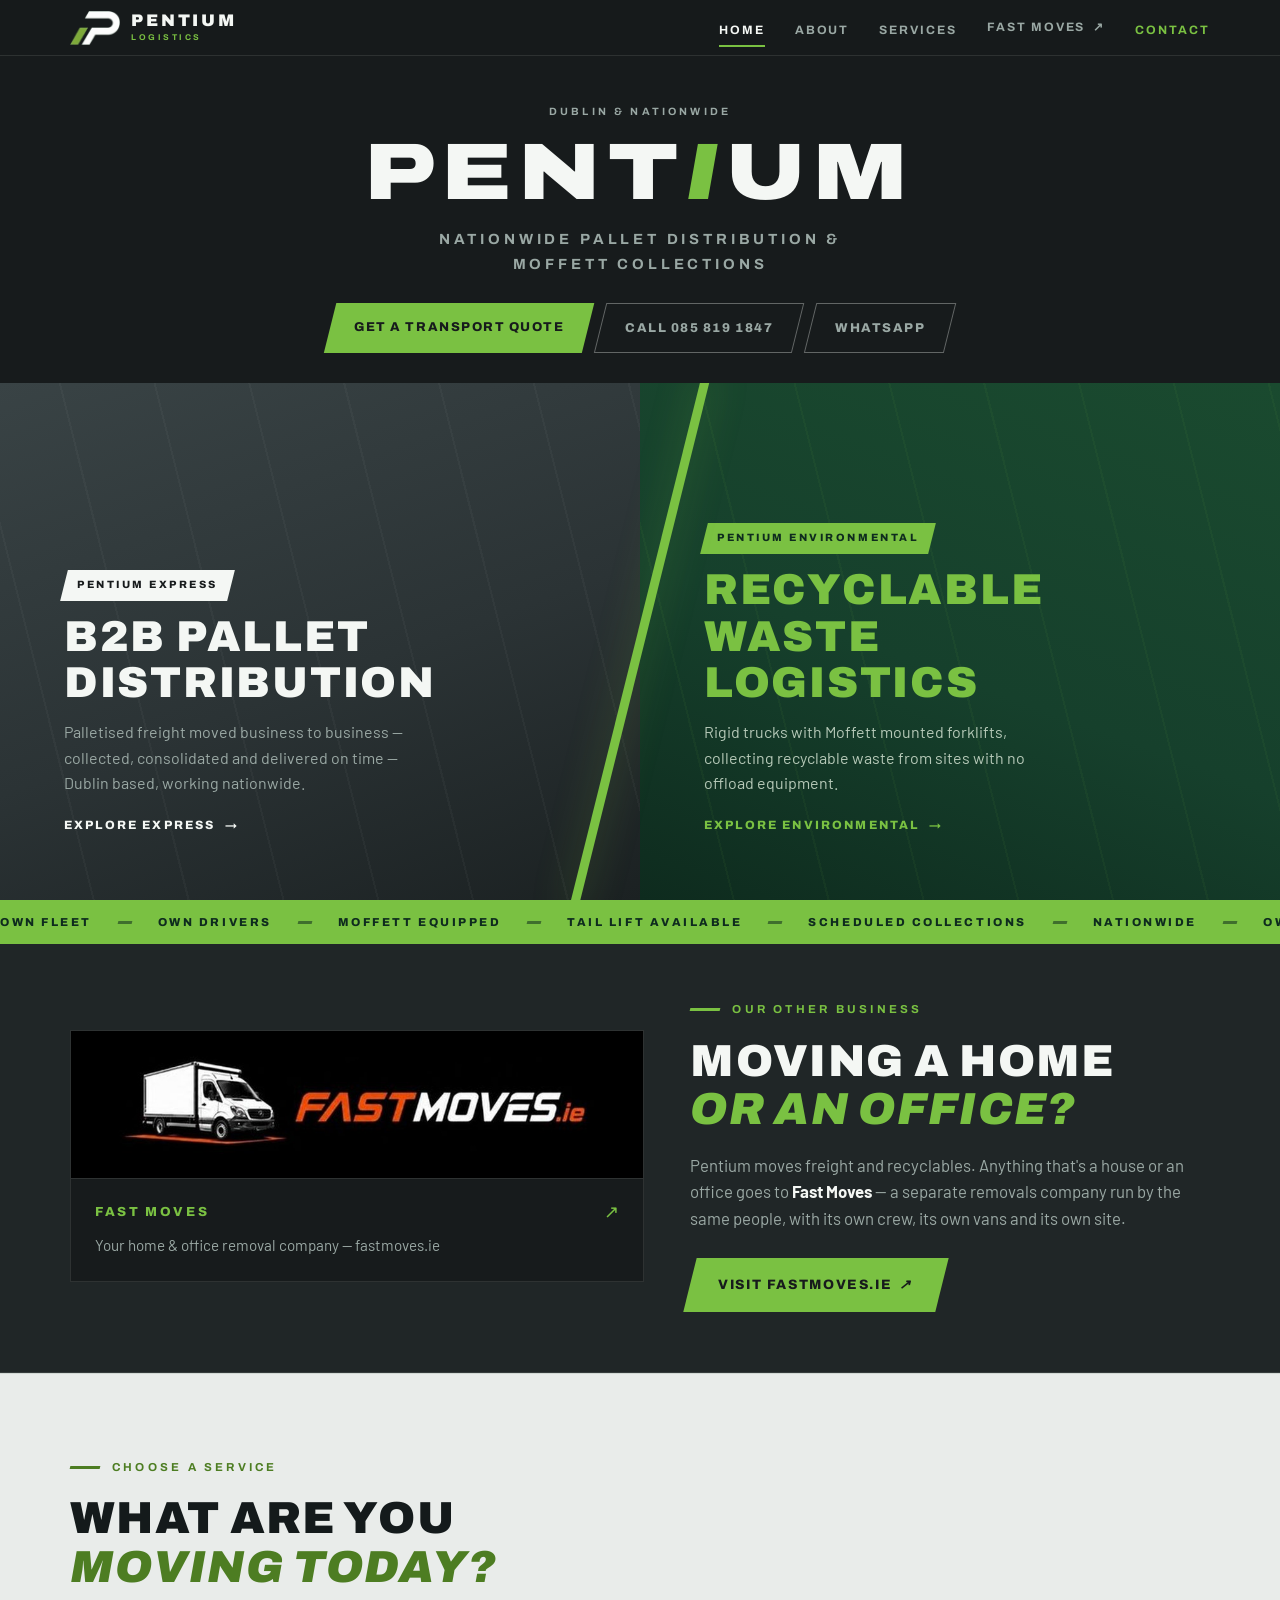
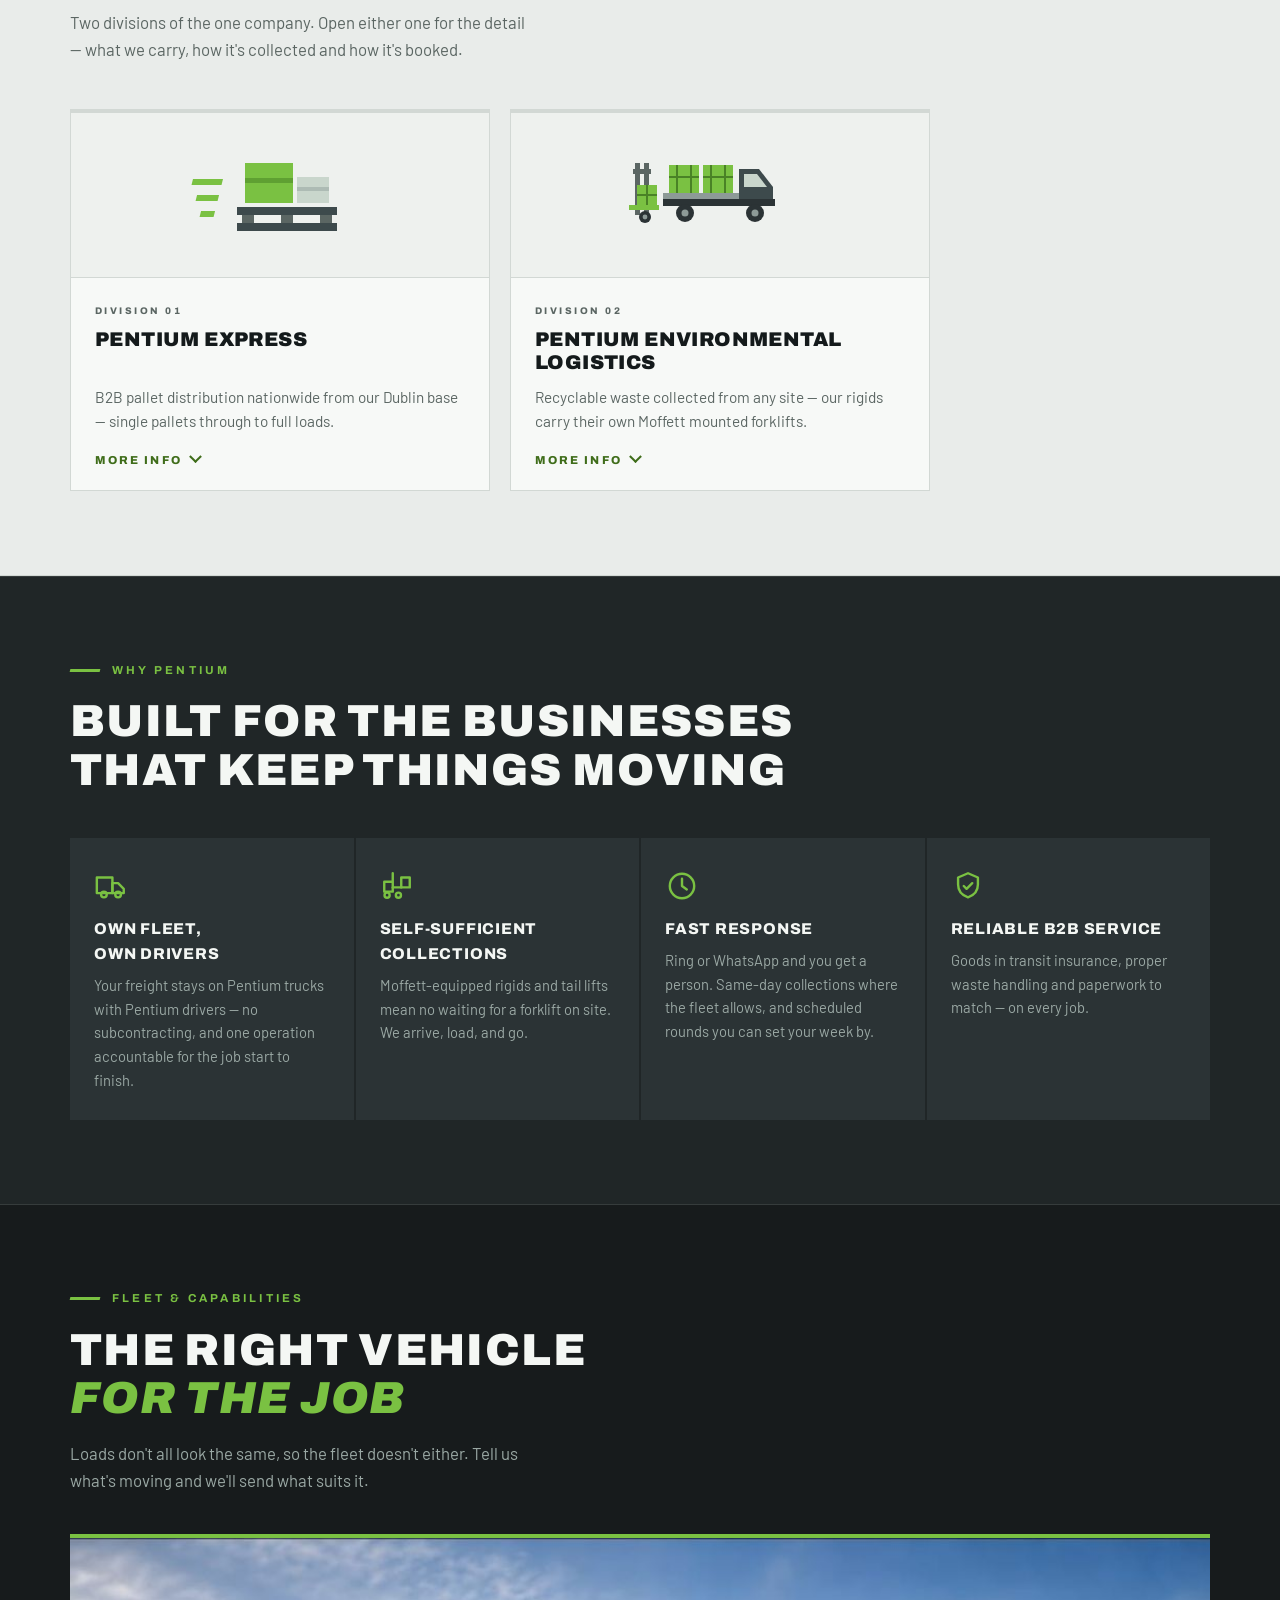
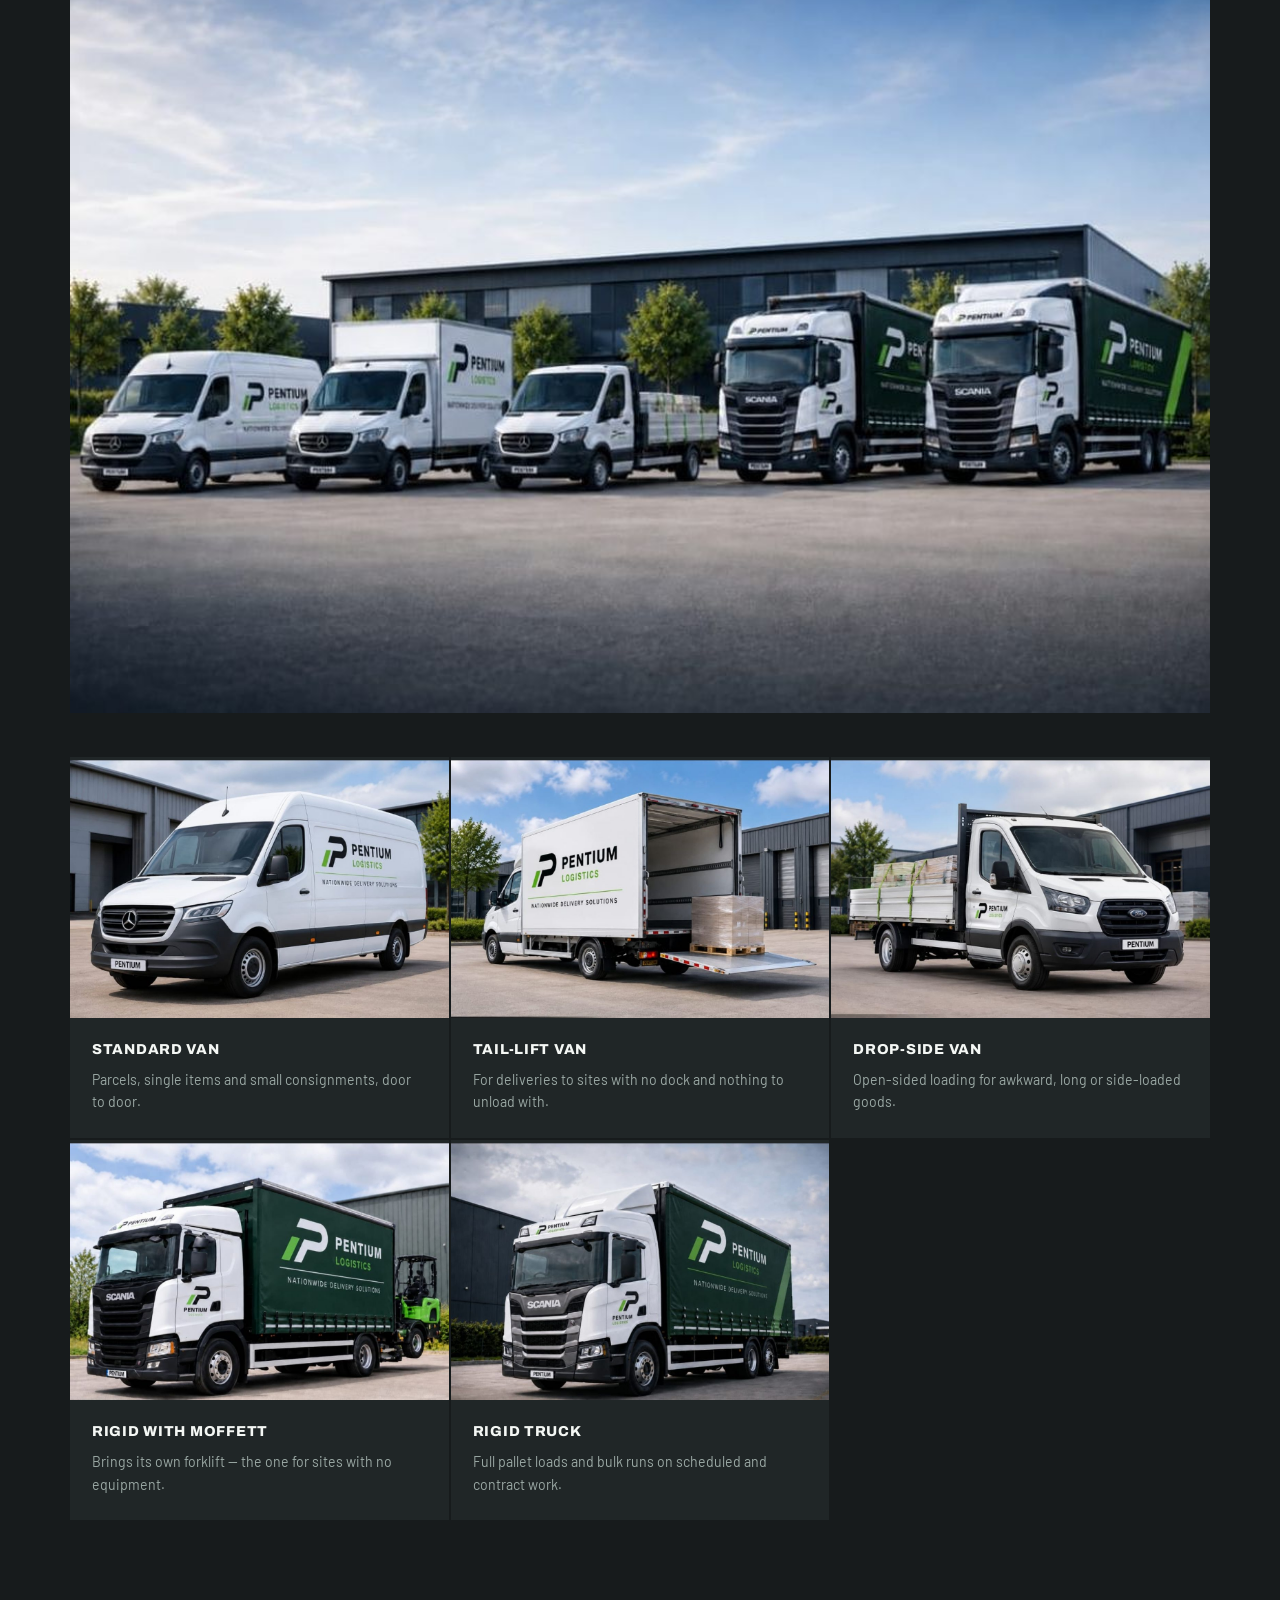
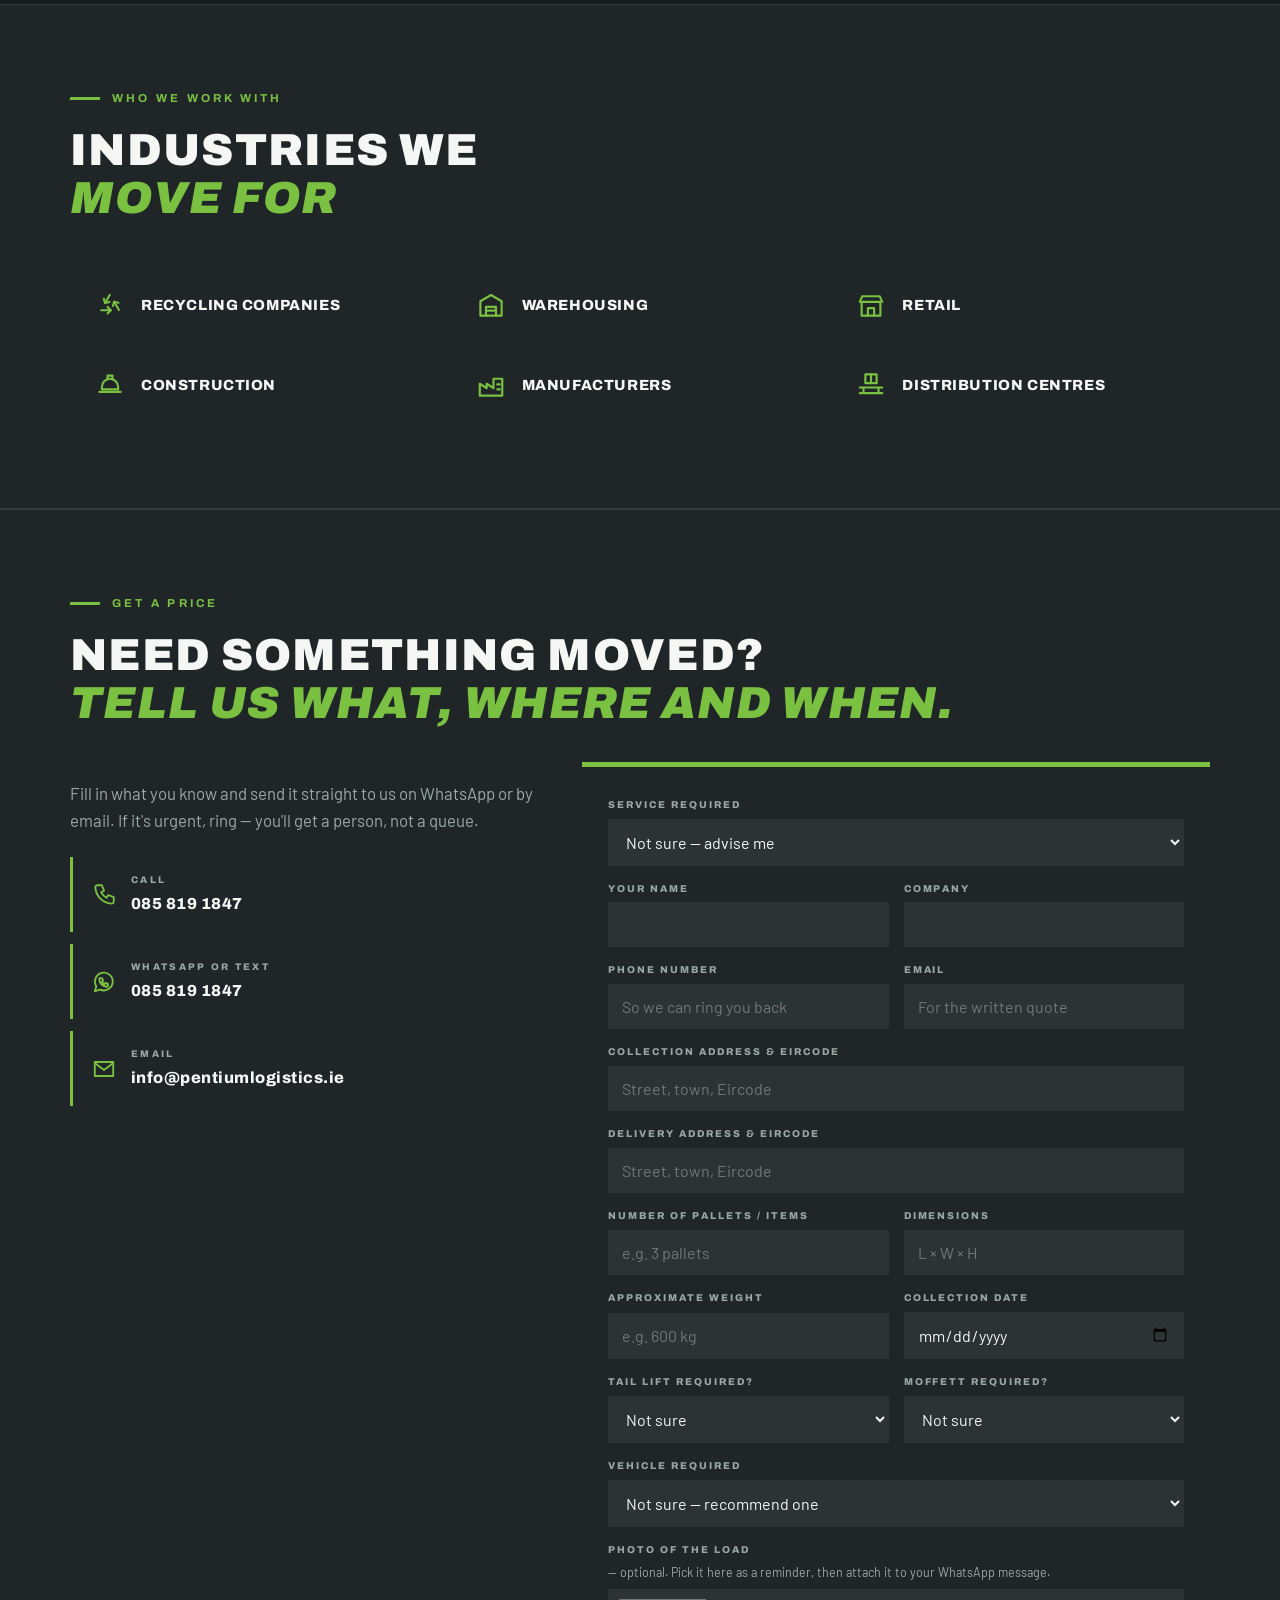
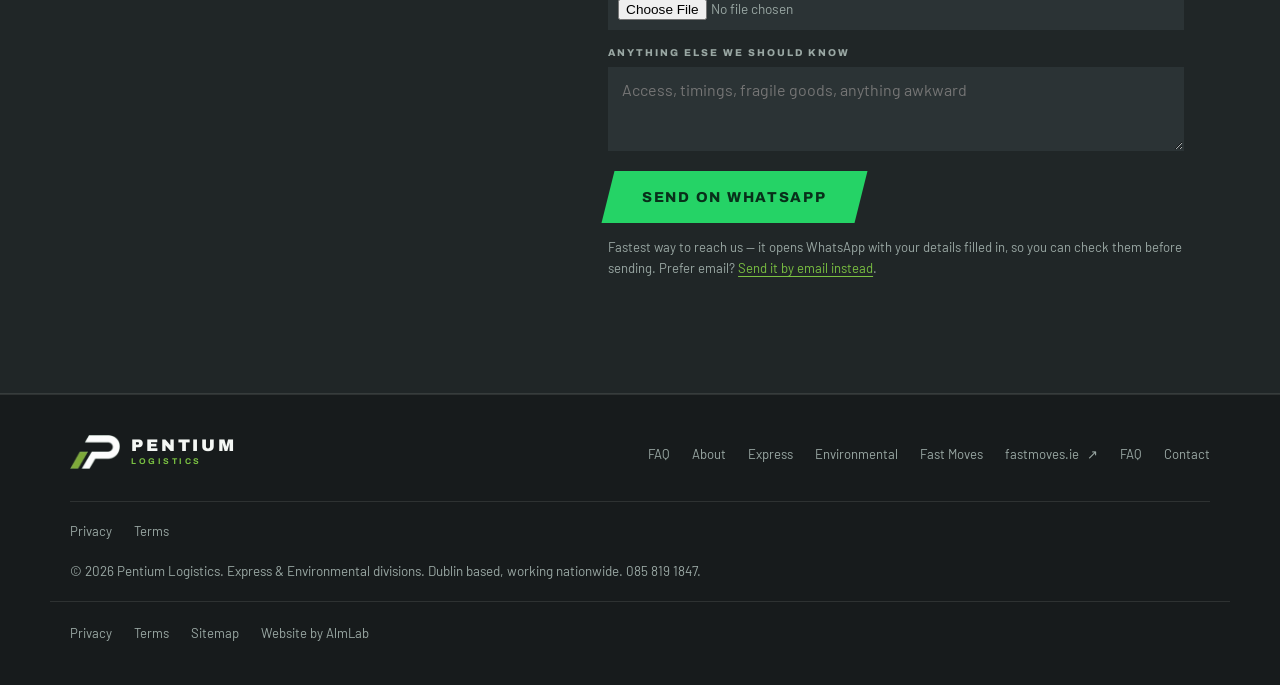
<file: index.html>
<!DOCTYPE html>
<html lang="en-IE">
<head>
<meta charset="utf-8">
<meta name="viewport" content="width=device-width, initial-scale=1.0, viewport-fit=cover">
<title>Pallet Distribution &amp; Moffett Collections Dublin | Pentium Logistics</title>
<meta name="description" content="B2B pallet distribution, Moffett mounted forklift collections and recyclable waste logistics. Own fleet, own drivers, Dublin based and working nationwide. Call or WhatsApp 085 819 1847.">
<link rel="canonical" href="https://pentium-3.vercel.app/">
<meta name="theme-color" content="#171b1c">
<meta property="og:type" content="website">
<meta property="og:locale" content="en_IE">
<meta property="og:site_name" content="Pentium Logistics">
<meta property="og:title" content="Pallet Distribution &amp; Moffett Collections Dublin | Pentium Logistics">
<meta property="og:description" content="B2B pallet distribution, Moffett mounted forklift collections and recyclable waste logistics. Own fleet, own drivers, Dublin based and working nationwide. Call or WhatsApp 085 819 1847.">
<meta property="og:url" content="https://pentium-3.vercel.app/">
<meta name="twitter:card" content="summary_large_image">
<link rel="icon" type="image/png" href="assets/favicon.png">
<link rel="preconnect" href="https://fonts.googleapis.com">
<link rel="preconnect" href="https://fonts.gstatic.com" crossorigin>
<link href="https://fonts.googleapis.com/css2?family=Archivo:wdth,wght@100,400..900;125,600..900&family=Barlow:wght@400;500;600&display=swap" rel="stylesheet">
<link rel="stylesheet" href="assets/styles.css">
<script type="application/ld+json">{
  "@context":"https://schema.org","@type":"LocalBusiness","@id":"https://pentium-3.vercel.app/#business",
  "name":"Pentium Logistics",
  "description":"B2B pallet distribution, Moffett collections and recyclable waste logistics. Dublin based, working nationwide.",
  "url":"https://pentium-3.vercel.app/","telephone":"+353858191847","email":"info@pentiumlogistics.ie",
  "address":{"@type":"PostalAddress","addressLocality":"Dublin","addressCountry":"IE"},
  "areaServed":{"@type":"Country","name":"Ireland"},
  "openingHoursSpecification":[{"@type":"OpeningHoursSpecification","dayOfWeek":["Monday","Tuesday","Wednesday","Thursday","Friday"],"opens":"08:00","closes":"18:00"}],
  "knowsAbout":["Pallet distribution","Moffett mounted forklift collections","Recyclable waste logistics","Tail lift delivery"]
}</script>
</head>
<body>
<a class="skip" href="#main">Skip to content</a>
<svg width="0" height="0" style="position:absolute" aria-hidden="true"><defs>
<g id="i-recycle"><g transform="translate(12,12)">
  <path d="M-7 4.2h7.6"/><path d="M0.6 4.2l-2.5-2.6M0.6 4.2l-2.5 2.6"/>
  <g transform="rotate(120)"><path d="M-7 4.2h7.6"/><path d="M0.6 4.2l-2.5-2.6M0.6 4.2l-2.5 2.6"/></g>
  <g transform="rotate(240)"><path d="M-7 4.2h7.6"/><path d="M0.6 4.2l-2.5-2.6M0.6 4.2l-2.5 2.6"/></g>
</g></g>
<g id="i-truck"><path d="M2 6h11v11H2z"/><path d="M13 10h4l4 4v3h-8z"/><circle cx="7" cy="18" r="2"/><circle cx="17" cy="18" r="2"/></g>
<g id="i-forklift"><path d="M9 3v13H3v-7h6"/><path d="M9 13h6"/><path d="M15 6h6v7h-6z"/><circle cx="5" cy="18.5" r="1.8"/><circle cx="13" cy="18.5" r="1.8"/></g>
<g id="i-swap"><path d="M3 8h15l-4-4"/><path d="M21 16H6l4 4"/></g>
<g id="i-shield"><path d="M12 3l7 3v5c0 4.6-3 7.7-7 9-4-1.3-7-4.4-7-9V6z"/><path d="M9 12l2 2 4-4"/></g>
<g id="i-wheel"><circle cx="12" cy="12" r="8.6"/><circle cx="12" cy="12" r="2.6"/><path d="M12 3.4v6M4.9 16.3l5.1-3M19.1 16.3l-5.1-3"/></g>
<g id="i-phone"><path d="M6 3h4l2 5-2.6 1.6a12.5 12.5 0 0 0 5 5L16 12l5 2v4a2 2 0 0 1-2.2 2A16 16 0 0 1 4 5.2 2 2 0 0 1 6 3z"/></g>
<g id="i-clipboard"><path d="M9 3h6v3H9z"/><path d="M9 4.5H5.5v16h13v-16H15"/><path d="M9 13l2 2 4-4"/></g>
<g id="i-store"><path d="M4.5 9.5h15v11h-15z"/><path d="M3 9.5L5 5h14l2 4.5"/><path d="M9.5 20.5v-6h5v6"/></g>
<g id="i-factory"><path d="M3 20.5V11l5.5 3.5V11L14 14.5V7h7v13.5z"/><path d="M17 11.5h2M17 15.5h2"/></g>
<g id="i-warehouse"><path d="M3.5 20.5V9L12 4l8.5 5v11.5z"/><path d="M8 20.5v-7h8v7"/><path d="M8 16.5h8"/></g>
<g id="i-pallet"><path d="M7.5 3.5h9v7h-9z"/><path d="M12 3.5v7"/><path d="M3 14h18M3 18.5h18M6 14v4.5M18 14v4.5"/></g>
<g id="i-home"><path d="M4 11l8-6.5 8 6.5v9.5H4z"/><path d="M10 20.5V15h4v5.5"/></g>
<g id="i-hardhat"><path d="M3.5 17.5h17"/><path d="M5.5 15.5v-2a6.5 6.5 0 0 1 13 0v2z"/><path d="M10 7.6V4.5h4v3.1"/></g>
<g id="i-phone2"><path d="M6 3h4l2 5-2.6 1.6a12.5 12.5 0 0 0 5 5L16 12l5 2v4a2 2 0 0 1-2.2 2A16 16 0 0 1 4 5.2 2 2 0 0 1 6 3z"/></g>
<g id="i-wa"><path d="M3.5 20.5l1.4-4.6A8.2 8.2 0 1 1 8.4 19z"/><path d="M8.6 8.4h1.6l1 2.3-1.1.8a5.6 5.6 0 0 0 2.4 2.4l.8-1.1 2.3 1v1.6c0 .6-.5 1.1-1.2 1a8 8 0 0 1-6.8-6.8c-.1-.7.4-1.2 1-1.2z"/></g>
<g id="i-mail"><path d="M3.5 5.5h17v13h-17z"/><path d="M3.5 6.5l8.5 6.5 8.5-6.5"/></g>
<g id="i-clock"><circle cx="12" cy="12" r="8.6"/><path d="M12 6.8V12l3.4 2.4"/></g>
<g id="i-question"><circle cx="12" cy="12" r="8.6"/><path d="M9.6 9.6a2.5 2.5 0 1 1 3.3 2.4c-.6.2-.9.8-.9 1.4v.5"/><path d="M12 17.2h.01"/></g>
</defs></svg>
<nav aria-label="Main">
  <div class="nav-in">
    <a class="logo" href="index.html" aria-label="Pentium Logistics home">
      <img src="assets/pentium-mark.png" alt="" width="106" height="72">
      <span class="word"><b>PENTIUM</b><i>LOGISTICS</i></span>
    </a>
    <button class="burger" aria-expanded="false" aria-label="Menu"><span></span><span></span><span></span></button>
    <ul class="nav-links">
      <li><a href="index.html" class="on" aria-current="page">Home</a></li>
      <li><a href="about.html">About</a></li>
      <li><a href="services.html">Services</a></li>
      <li><a class="ext" href="https://www.fastmoves.ie/" target="_blank" rel="noopener noreferrer">Fast Moves</a></li>
      <li class="cta"><a href="contact.html">Contact</a></li>
    </ul>
  </div>
</nav>
<div id="intro" aria-hidden="true">
  <svg class="ie-map" viewBox="-16 -8 264 302" role="img" aria-label="A Pentium van driving a route around Ireland">
    <path class="ie-outline" pathLength="1" d="M134.9 8.3 C145.4 6.4 174.8 11.3 185.8 19.4 C194.1 25.5 199.5 37.2 200.4 45.1 C201.1 51.3 192.9 60.1 195.0 62.5 C197.0 64.8 209.0 57.3 211.7 59.7 C214.5 62.2 213.3 72.9 210.8 77.7 C208.3 82.6 201.0 84.9 196.6 88.8 C192.3 92.6 188.5 97.9 184.5 100.6 C181.4 102.7 176.9 102.1 175.3 104.8 C173.2 108.5 176.5 116.8 177.4 123.5 C178.4 131.4 178.8 140.7 181.2 149.2 C183.7 158.3 191.9 165.8 192.5 176.3 C193.2 190.2 180.1 217.4 177.9 225.6 C177.2 228.3 178.1 229.7 176.6 231.1 C173.4 234.0 161.9 232.6 153.2 234.6 C141.9 237.2 125.1 241.8 114.8 246.4 C107.2 249.8 100.9 253.1 96.0 257.5 C91.8 261.3 91.9 267.2 86.4 270.7 C76.3 277.1 44.3 283.8 32.6 281.1 C26.0 279.6 19.2 274.7 18.8 270.7 C18.4 266.6 32.1 260.4 31.3 256.8 C30.4 252.8 14.6 252.8 10.4 248.5 C7.2 245.2 4.3 239.6 5.8 236.0 C7.9 230.7 28.9 228.5 31.3 223.5 C32.7 220.6 27.8 216.5 29.2 213.8 C31.3 209.7 50.2 207.3 50.0 205.0 C49.8 202.8 30.2 201.9 30.0 200.0 C29.9 198.7 36.6 198.7 39.7 195.7 C45.4 190.2 49.8 170.1 55.1 163.1 C58.2 159.0 65.2 157.2 64.7 154.8 C63.9 151.3 46.6 148.5 38.0 147.0 C30.2 145.7 17.1 149.2 15.4 145.7 C13.4 141.6 33.7 127.9 33.4 120.8 C33.2 115.2 22.5 112.1 20.9 106.2 C19.0 99.5 19.9 85.3 25.0 81.9 C30.9 77.9 46.8 88.4 57.6 88.8 C68.0 89.2 81.9 89.0 88.5 84.7 C93.2 81.6 97.9 74.7 96.9 70.8 C95.7 66.4 80.5 65.7 78.5 60.4 C76.3 54.5 83.2 42.5 86.8 36.1 C89.6 31.1 92.1 27.5 96.9 24.3 C103.4 20.0 117.1 18.6 124.0 15.3 C128.6 13.1 129.7 9.2 134.9 8.3 Z"/>
    <path id="route" class="ie-route" d="M-58.0 -50.0 C-58.0 -50.0 -15.3 -4.4 4.0 20.0 C23.3 44.3 38.3 89.4 58.0 96.0 C71.8 100.6 90.4 91.0 102.0 82.0 C114.0 72.7 116.3 42.5 128.0 40.0 C140.9 37.2 172.0 60.1 178.0 74.0 C182.8 85.1 172.6 99.5 172.0 112.0 C171.4 124.1 174.4 134.2 174.0 148.0 C173.4 166.7 176.0 198.4 166.0 214.0 C157.4 227.4 137.2 234.3 124.0 240.0 C113.5 244.5 102.3 251.8 94.0 248.0 C82.9 242.9 73.3 214.4 70.0 198.0 C67.1 183.8 68.9 167.8 72.0 156.0 C74.5 146.6 76.7 135.7 84.0 132.0 C93.6 127.1 114.8 137.3 130.0 140.0 C144.8 142.6 174.0 148.0 174.0 148.0"/>
    <path class="ie-trail" pathLength="1" d="M58.0 96.0 C71.8 100.6 90.4 91.0 102.0 82.0 C114.0 72.7 116.3 42.5 128.0 40.0 C140.9 37.2 172.0 60.1 178.0 74.0 C182.8 85.1 172.6 99.5 172.0 112.0 C171.4 124.1 174.4 134.2 174.0 148.0 C173.4 166.7 176.0 198.4 166.0 214.0 C157.4 227.4 137.2 234.3 124.0 240.0 C113.5 244.5 102.3 251.8 94.0 248.0 C82.9 242.9 73.3 214.4 70.0 198.0 C67.1 183.8 68.9 167.8 72.0 156.0 C74.5 146.6 76.7 135.7 84.0 132.0 C93.6 127.1 114.8 137.3 130.0 140.0 C144.8 142.6 174.0 148.0 174.0 148.0"/>
    <g class="cities">
      <circle class="ie-city c1" cx="58" cy="96" r="3"/>
      <circle class="ie-city c2" cx="178" cy="74" r="3"/>
      <circle class="ie-city c3 ie-hub" cx="174" cy="148" r="4.6"/>
      <circle class="ie-city c4" cx="166" cy="214" r="3"/>
      <circle class="ie-city c5" cx="94" cy="248" r="3"/>
      <circle class="ie-city c6" cx="70" cy="198" r="3"/>
      <circle class="ie-city c7" cx="72" cy="156" r="3"/>
      <circle class="ie-ping" cx="174" cy="148" r="6.5"/>
    </g>
    <text class="ie-label" x="192" y="152">DUBLIN</text>
    <g class="ie-van">
      <g class="van-art">
        <rect x="-12" y="-10.4" width="7.5" height="3.4" rx="1.4" fill="#0d1213"/>
        <rect x="-12" y="7" width="7.5" height="3.4" rx="1.4" fill="#0d1213"/>
        <rect x="7" y="-10.4" width="7.5" height="3.4" rx="1.4" fill="#0d1213"/>
        <rect x="7" y="7" width="7.5" height="3.4" rx="1.4" fill="#0d1213"/>
        <rect x="-18" y="-8.6" width="36" height="17.2" rx="3.4" fill="#7ac142" stroke="#0e2b1e" stroke-width="1.3"/>
        <path d="M11.6 -6.9h3.2a2.2 2.2 0 0 1 2.2 2.2v9.4a2.2 2.2 0 0 1-2.2 2.2h-3.2z" fill="#d7e6dc"/>
        <rect x="9.6" y="-8.6" width="1.8" height="17.2" fill="#0e2b1e"/>
        <rect x="-14.4" y="-1.3" width="22" height="2.6" rx="1.3" fill="#f4f7f4" opacity=".92"/>
        <rect x="-14.4" y="-6.4" width="4.4" height="12.8" rx="1.4" fill="#f4f7f4" opacity=".6"/>
      </g>
      <animateMotion dur="2.1s" begin="0.35s" fill="freeze" rotate="auto" calcMode="paced">
        <mpath href="#route"/>
      </animateMotion>
    </g>
  </svg>
  <div class="intro-word">Pentium Logistics <b>&middot;</b> Dublin &amp; Nationwide</div>
</div>

<main id="main">

<header class="hero" id="top">
  <div class="hero-brand">
    <div class="kicker">Dublin &amp; nationwide</div>
    <h1>PENT<em>I</em>UM</h1>
    <div class="strap">Nationwide Pallet Distribution &amp; Moffett Collections</div>
    <div class="hero-cta">
      <a class="btn btn-green btn-big" href="index.html#quote"><span>Get a transport quote</span></a>
      <a class="btn btn-quiet" href="tel:+353858191847"><span>Call 085 819 1847</span></a>
      <a class="btn btn-quiet" href="https://wa.me/353858191847" target="_blank" rel="noopener noreferrer"><span>WhatsApp</span></a>
    </div>
  </div>
  <div class="split">
    <a class="half half-x" href="express.html">
      <div class="bg" aria-hidden="true"></div>
      <div class="half-in">
        <span class="tagchip"><span>Pentium Express</span></span>
        <h2>B2B pallet<br>distribution</h2>
        <p>Palletised freight moved business to business &mdash; collected, consolidated and delivered on time &mdash; Dublin based, working nationwide.</p>
        <span class="go">Explore Express</span>
      </div>
    </a>
    <a class="half half-e" href="environmental.html">
      <div class="bg" aria-hidden="true"></div>
      <div class="half-in">
        <span class="tagchip"><span>Pentium Environmental</span></span>
        <h2>Recyclable<br>waste logistics</h2>
        <p>Rigid trucks with Moffett mounted forklifts, collecting recyclable waste from sites with no offload equipment.</p>
        <span class="go">Explore Environmental</span>
      </div>
    </a>
  </div>
</header>

<div class="ticker" aria-hidden="true">
  <div class="ticker-in">
    <span>Own fleet</span><span>Own drivers</span><span>Moffett equipped</span><span>Tail lift available</span><span>Scheduled collections</span><span>Nationwide</span>
    <span>Own fleet</span><span>Own drivers</span><span>Moffett equipped</span><span>Tail lift available</span><span>Scheduled collections</span><span>Nationwide</span>
  </div>
</div>

<section class="other-biz">
  <div class="wrap other-in">
    <a class="sister-card rv" href="https://www.fastmoves.ie/" target="_blank" rel="noopener noreferrer"
       aria-label="Fast Moves, home and office removals: opens fastmoves.ie in a new tab">
      <div class="shot"><img src="assets/fastmoves-site.jpg" alt="Fast Moves &mdash; home and office removals" width="900" height="230" decoding="async"></div>
      <div class="sister-body">
        <div class="row"><span class="brk">Fast Moves</span><span class="arrow">&#8599;</span></div>
        <p>Your home &amp; office removal company &mdash; fastmoves.ie</p>
      </div>
    </a>
    <div class="rv">
      <div class="eyebrow">Our other business</div>
      <h2 class="sec">Moving a home<br><em>or an office?</em></h2>
      <p class="lede">Pentium moves freight and recyclables. Anything that's a house or an office goes to <strong style="color:var(--white)">Fast Moves</strong> &mdash; a separate removals company run by the same people, with its own crew, its own vans and its own site.</p>
      <a class="btn btn-green ext" href="https://www.fastmoves.ie/" target="_blank" rel="noopener noreferrer"><span>Visit fastmoves.ie</span></a>
    </div>
  </div>
</section>

<section class="areas" id="areas">
  <div class="wrap">
    <div class="rv">
      <div class="eyebrow">Choose a service</div>
      <h2 class="sec">What are you<br><em>moving today?</em></h2>
      <p class="lede">Two divisions of the one company. Open either one for the detail &mdash; what we carry, how it's collected and how it's booked.</p>
    </div>
    <div class="area-grid two-up">
      <article class="area rv" id="area-express">
        <div class="area-art" aria-hidden="true">
          <svg viewBox="0 0 190 120" role="img">
            <g fill="#7ac142">
              <rect x="18" y="40" width="30" height="6" transform="skewX(-14)"/>
              <rect x="26" y="56" width="22" height="6" transform="skewX(-14)"/>
              <rect x="34" y="72" width="14" height="6" transform="skewX(-14)"/>
            </g>
            <rect x="60" y="24" width="48" height="40" fill="#7ac142"/>
            <rect x="60" y="39" width="48" height="5" fill="#5fa032"/>
            <rect x="112" y="38" width="32" height="26" fill="#c9d6cc"/>
            <rect x="112" y="48" width="32" height="4" fill="#adbbb4"/>
            <rect x="52" y="68" width="100" height="8" fill="#3d4a4c"/>
            <rect x="52" y="84" width="100" height="8" fill="#3d4a4c"/>
            <rect x="57" y="76" width="12" height="8" fill="#5b6663"/>
            <rect x="96" y="76" width="12" height="8" fill="#5b6663"/>
            <rect x="135" y="76" width="12" height="8" fill="#5b6663"/>
          </svg>
        </div>
        <div class="area-body">
          <span class="area-tag">Division 01</span>
          <h3>Pentium Express</h3>
          <p class="area-sum">B2B pallet distribution nationwide from our Dublin base &mdash; single pallets through to full loads.</p>
          <button class="area-btn" aria-expanded="false" aria-controls="panel-express">
            <span class="lbl-more">More info</span><span class="lbl-less">Close</span><i class="chev"></i>
          </button>
        </div>
        <div class="area-panel" id="panel-express" role="region" aria-label="Pentium Express details">
          <div class="area-panel-in">
            <div class="area-detail">
              <hr>
              <p>The freight arm. We collect palletised goods from your premises and deliver them straight to your customers, with a confirmed collection window on every booking.</p>
              <h4>What's included</h4>
              <ul>
                <li><b>Pallet distribution</b> &mdash; single pallet up to full load on scheduled runs.</li>
                <li><b>Next-day &amp; economy</b> &mdash; choose the speed the job actually needs.</li>
                <li><b>Groupage &amp; part loads</b> &mdash; pay for the space you use, not the truck.</li>
                <li><b>Tail-lift &amp; assisted offload</b> &mdash; for sites with no dock or forklift.</li>
                <li><b>Regular contract runs</b> &mdash; fixed weekly routes to the same customers.</li>
              </ul>
              <a class="go" href="express.html">Full Express service &rarr;</a>
            </div>
          </div>
        </div>
      </article>

      <article class="area rv" id="area-environmental">
        <div class="area-art" aria-hidden="true">
          <svg viewBox="0 0 190 120" role="img">
            <g fill="#7ac142">
              <rect x="44" y="26" width="30" height="28"/>
              <rect x="78" y="26" width="30" height="28"/>
            </g>
            <g stroke="#4a8226" stroke-width="2">
              <path d="M52 26v28M66 26v28M86 26v28M100 26v28"/>
              <path d="M44 38h30M78 38h30"/>
            </g>
            <rect x="38" y="54" width="76" height="6" fill="#8d9a97"/>
            <path d="M114 30h20l14 18v12h-34z" fill="#3d4a4c"/>
            <path d="M119 35h13l10 13h-23z" fill="#c9d6cc"/>
            <rect x="38" y="60" width="112" height="7" fill="#2b3335"/>
            <circle cx="60" cy="74" r="9" fill="#2b3335"/><circle cx="60" cy="74" r="3.5" fill="#8d9a97"/>
            <circle cx="130" cy="74" r="9" fill="#2b3335"/><circle cx="130" cy="74" r="3.5" fill="#8d9a97"/>
            <g fill="#5b6663"><rect x="10" y="24" width="5" height="52"/><rect x="19" y="24" width="5" height="52"/></g>
            <rect x="8" y="30" width="18" height="5" fill="#5b6663"/>
            <rect x="12" y="46" width="20" height="20" fill="#7ac142"/>
            <g stroke="#4a8226" stroke-width="2"><path d="M22 46v20M12 56h20"/></g>
            <rect x="4" y="66" width="30" height="5" fill="#7ac142"/>
            <circle cx="20" cy="78" r="6" fill="#2b3335"/><circle cx="20" cy="78" r="2.4" fill="#8d9a97"/>
          </svg>
        </div>
        <div class="area-body">
          <span class="area-tag">Division 02</span>
          <h3>Pentium Environmental Logistics</h3>
          <p class="area-sum">Recyclable waste collected from any site &mdash; our rigids carry their own Moffett mounted forklifts.</p>
          <button class="area-btn" aria-expanded="false" aria-controls="panel-environmental">
            <span class="lbl-more">More info</span><span class="lbl-less">Close</span><i class="chev"></i>
          </button>
        </div>
        <div class="area-panel" id="panel-environmental" role="region" aria-label="Pentium Environmental Logistics details">
          <div class="area-panel-in">
            <div class="area-detail">
              <hr>
              <p>The recycling arm. Because the offload equipment travels with the truck, we can collect from yards and sites that have nothing on the ground &mdash; then deliver straight to licensed facilities.</p>
              <h4>What's included</h4>
              <ul>
                <li><b>Rigids with Moffett forklifts</b> &mdash; self-sufficient collections, every time.</li>
                <li><b>Baled cardboard &amp; plastics</b> &mdash; scheduled lifts direct from your site.</li>
                <li><b>Site clearances</b> &mdash; accumulated recyclables cleared in a single visit.</li>
                <li><b>Delivery to recycling facilities</b> &mdash; material moved on for processing.</li>
                <li><b>Scheduled collections</b> &mdash; weekly or fortnightly rounds, same day each week, sized to your volume.</li>
              </ul>
              <a class="go" href="environmental.html">Full Environmental service &rarr;</a>
            </div>
          </div>
        </div>
      </article>

    </div>
  </div>
</section>

<section class="sec-alt">
  <div class="wrap">
    <div class="rv">
      <div class="eyebrow">Why Pentium</div>
      <h2 class="sec">Built for the businesses<br>that keep things moving</h2>
    </div>
    <div class="cards">
      <div class="card rv"><svg class="ico" viewBox="0 0 24 24" aria-hidden="true"><use href="#i-truck"/></svg><h3>Own fleet, own drivers</h3><p>Your freight stays on Pentium trucks with Pentium drivers &mdash; no subcontracting, and one operation accountable for the job start to finish.</p></div>
      <div class="card rv"><svg class="ico" viewBox="0 0 24 24" aria-hidden="true"><use href="#i-forklift"/></svg><h3>Self-sufficient collections</h3><p>Moffett-equipped rigids and tail lifts mean no waiting for a forklift on site. We arrive, load, and go.</p></div>
      <div class="card rv"><svg class="ico" viewBox="0 0 24 24" aria-hidden="true"><use href="#i-clock"/></svg><h3>Fast response</h3><p>Ring or WhatsApp and you get a person. Same-day collections where the fleet allows, and scheduled rounds you can set your week by.</p></div>
      <div class="card rv"><svg class="ico" viewBox="0 0 24 24" aria-hidden="true"><use href="#i-shield"/></svg><h3>Reliable B2B service</h3><p>Goods in transit insurance, proper waste handling and paperwork to match &mdash; on every job.</p></div>
    </div>
  </div>
</section>

<section id="fleet">
  <div class="wrap">
    <div class="rv">
      <div class="eyebrow">Fleet &amp; capabilities</div>
      <h2 class="sec">The right vehicle<br><em>for the job</em></h2>
      <p class="lede">Loads don't all look the same, so the fleet doesn't either. Tell us what's moving and we'll send what suits it.</p>
    </div>
    <figure class="fleet-banner rv">
      <img src="assets/fleet/fleet-lineup.jpg" alt="The Pentium Logistics fleet lined up: three vans and two rigids" loading="lazy" decoding="async">
    </figure>
    <div class="fleet">
      <figure class="fleet-card rv">
        <img src="assets/fleet/standard-van.jpg" alt="Pentium Logistics Mercedes Sprinter panel van" loading="lazy" decoding="async">
        <figcaption><h3>Standard van</h3><p>Parcels, single items and small consignments, door to door.</p></figcaption>
      </figure>
      <figure class="fleet-card rv">
        <img src="assets/fleet/taillift-van.jpg" alt="Pentium Logistics box van with the tail lift lowered and a pallet on it" loading="lazy" decoding="async">
        <figcaption><h3>Tail-lift van</h3><p>For deliveries to sites with no dock and nothing to unload with.</p></figcaption>
      </figure>
      <figure class="fleet-card rv">
        <img src="assets/fleet/dropside-van.jpg" alt="Pentium Logistics Ford Transit drop-side truck loaded with building materials" loading="lazy" decoding="async">
        <figcaption><h3>Drop-side van</h3><p>Open-sided loading for awkward, long or side-loaded goods.</p></figcaption>
      </figure>
      <figure class="fleet-card rv">
        <img src="assets/fleet/moffett-logistics.jpg" alt="Pentium Logistics Scania rigid with a Moffett mounted forklift on the back" loading="lazy" decoding="async">
        <figcaption><h3>Rigid with Moffett</h3><p>Brings its own forklift &mdash; the one for sites with no equipment.</p></figcaption>
      </figure>
      <figure class="fleet-card rv">
        <img src="assets/fleet/rigid-truck.jpg" alt="Pentium Logistics Scania curtainside rigid truck" loading="lazy" decoding="async">
        <figcaption><h3>Rigid truck</h3><p>Full pallet loads and bulk runs on scheduled and contract work.</p></figcaption>
      </figure>
    </div>
  </div>
</section>

<section class="sec-alt">
  <div class="wrap">
    <div class="rv">
      <div class="eyebrow">Who we work with</div>
      <h2 class="sec">Industries we<br><em>move for</em></h2>
    </div>
    <div class="inds">
      <div class="ind rv"><svg viewBox="0 0 24 24" aria-hidden="true"><use href="#i-recycle"/></svg><b>Recycling companies</b></div>
      <div class="ind rv"><svg viewBox="0 0 24 24" aria-hidden="true"><use href="#i-warehouse"/></svg><b>Warehousing</b></div>
      <div class="ind rv"><svg viewBox="0 0 24 24" aria-hidden="true"><use href="#i-store"/></svg><b>Retail</b></div>
      <div class="ind rv"><svg viewBox="0 0 24 24" aria-hidden="true"><use href="#i-hardhat"/></svg><b>Construction</b></div>
      <div class="ind rv"><svg viewBox="0 0 24 24" aria-hidden="true"><use href="#i-factory"/></svg><b>Manufacturers</b></div>
      <div class="ind rv"><svg viewBox="0 0 24 24" aria-hidden="true"><use href="#i-pallet"/></svg><b>Distribution centres</b></div>
    </div>
  </div>
</section>


<!-- ===================================================================
     TRUST PROOF — highest-value thing you can add to this page.
     When you have two or three real customer quotes, delete this comment
     and paste the block below in, filling in the real words and names.
     Do not invent them: a made-up testimonial is worse than none.

<section class="sec-alt">
  <div class="wrap">
    <div class="rv"><div class="eyebrow">What customers say</div>
      <h2 class="sec">In their<br><em>own words</em></h2></div>
    <div class="cards c2">
      <blockquote class="card rv"><p>"Their exact words here."</p>
        <cite>Name, Company</cite></blockquote>
      <blockquote class="card rv"><p>"Their exact words here."</p>
        <cite>Name, Company</cite></blockquote>
    </div>
  </div>
</section>
==================================================================== -->

<div class="quote-slot" id="quote">
<section class="sec-alt">
  <div class="wrap">
    <div class="rv">
      <div class="eyebrow">Get a price</div>
      <h2 class="sec">Need something moved?<br><em>Tell us what, where and when.</em></h2>
    </div>
    <div class="quote-wrap">
      <div class="rv">
        <p class="lede">Fill in what you know and send it straight to us on WhatsApp or by email. If it's urgent, ring &mdash; you'll get a person, not a queue.</p>
        <div class="reach">
          <a href="tel:+353858191847"><svg viewBox="0 0 24 24" aria-hidden="true"><use href="#i-phone2"/></svg><span><span class="k">Call</span><span class="v">085 819 1847</span></span></a>
          <a href="https://wa.me/353858191847" target="_blank" rel="noopener noreferrer"><svg viewBox="0 0 24 24" aria-hidden="true"><use href="#i-wa"/></svg><span><span class="k">WhatsApp or text</span><span class="v">085 819 1847</span></span></a>
          <a href="mailto:info@pentiumlogistics.ie"><svg viewBox="0 0 24 24" aria-hidden="true"><use href="#i-mail"/></svg><span><span class="k">Email</span><span class="v">info@pentiumlogistics.ie</span></span></a>
        </div>
      </div>

      <form class="qform2 rv" novalidate>
        <div class="qgrid">
          <label class="full">Service required
            <select name="service">
              <option value="">Not sure &mdash; advise me</option>
              <option>Pentium Express &mdash; pallet distribution</option>
              <option>Pentium Environmental &mdash; Moffett collection / recyclable waste</option>
            </select>
          </label>
          <label>Your name<input type="text" name="name" autocomplete="name"></label>
          <label>Company<input type="text" name="company" autocomplete="organization"></label>
          <label>Phone number<input type="tel" name="phone" autocomplete="tel" placeholder="So we can ring you back"></label>
          <label>Email<input type="email" name="email" autocomplete="email" placeholder="For the written quote"></label>
          <label class="full">Collection address &amp; Eircode<input type="text" name="from" placeholder="Street, town, Eircode"></label>
          <label class="full">Delivery address &amp; Eircode<input type="text" name="to" placeholder="Street, town, Eircode"></label>
          <label>Number of pallets / items<input type="text" name="qty" placeholder="e.g. 3 pallets"></label>
          <label>Dimensions<input type="text" name="dims" placeholder="L &times; W &times; H"></label>
          <label>Approximate weight<input type="text" name="weight" placeholder="e.g. 600 kg"></label>
          <label>Collection date<input type="date" name="date"></label>
          <label>Tail lift required?
            <select name="taillift"><option value="">Not sure</option><option>Yes</option><option>No</option></select>
          </label>
          <label>Moffett required?
            <select name="moffett"><option value="">Not sure</option><option>Yes</option><option>No</option></select>
          </label>
          <label class="full">Vehicle required
            <select name="vehicle">
              <option value="">Not sure &mdash; recommend one</option>
              <option>Standard van</option>
              <option>Tail-lift van</option>
              <option>Drop-side van</option>
              <option>Rigid with Moffett</option>
              <option>Rigid truck</option>
            </select>
          </label>
          <label class="full">Photo of the load <span class="hint">&mdash; optional. Pick it here as a reminder, then attach it to your WhatsApp message.</span>
            <input type="file" name="photo" accept="image/*">
          </label>
          <label class="full">Anything else we should know<textarea name="notes" placeholder="Access, timings, fragile goods, anything awkward"></textarea></label>
        </div>
        <p class="qerr" role="alert" hidden></p>
        <div class="qsend">
          <button type="button" class="btn btn-wa btn-big" data-send="wa"><span>Send on WhatsApp</span></button>
        </div>
        <p class="qnote">Fastest way to reach us &mdash; it opens WhatsApp with your details filled in, so you can check them before sending. Prefer email? <a href="#" data-send="mail">Send it by email instead</a>.</p>
        <div class="qdone" role="status" hidden>
          <b>Sent to WhatsApp.</b>
          <p>If WhatsApp didn't open, ring us on <a href="tel:+353858191847">085 819 1847</a> or email <a href="mailto:info@pentiumlogistics.ie">info@pentiumlogistics.ie</a>.</p>
        </div>
      </form>
    </div>
  </div>
</section>
</div>
</main>


<footer>
  <div class="wrap foot">
    <a class="logo" href="index.html" aria-label="Back to home">
      <img src="assets/pentium-mark.png" alt="">
      <span class="word"><b>PENTIUM</b><i>LOGISTICS</i></span>
    </a>
    <ul class="foot-nav">
      <li><a href="faq.html">FAQ</a></li>
      <li><a href="about.html">About</a></li>
      <li><a href="express.html">Express</a></li>
      <li><a href="environmental.html">Environmental</a></li>
      <li><a href="fast-moves.html">Fast Moves</a></li>
      <li><a class="ext" href="https://www.fastmoves.ie/" target="_blank" rel="noopener noreferrer">fastmoves.ie</a></li>
      <li><a href="faq.html">FAQ</a></li>
      <li><a href="contact.html">Contact</a></li>
    </ul>
    <ul class="foot-nav" style="width:100%;margin-top:14px;padding-top:14px;border-top:1px solid var(--edge)">
      <li><a href="privacy.html">Privacy</a></li>
      <li><a href="terms.html">Terms</a></li>
    </ul>
    <small>&copy; 2026 Pentium Logistics. Express &amp; Environmental divisions. Dublin based, working nationwide. 085 819 1847.</small>
  </div>
  <div class="wrap foot legal">
    <ul class="foot-nav">
      <li><a href="privacy.html">Privacy</a></li>
      <li><a href="terms.html">Terms</a></li>
      <li><a href="sitemap.xml">Sitemap</a></li>
      <li><a href="https://almlabmarketing.com" target="_blank" rel="noopener">Website by AlmLab</a></li>
    </ul>
  </div>
</footer>

<div class="callbar">
  <a class="c1" href="tel:+353858191847">Call</a>
  <a class="c2" href="https://wa.me/353858191847" target="_blank" rel="noopener noreferrer">WhatsApp</a>
  <a class="c3" href="contact.html">Get a quote</a>
</div>
<script src="assets/site.js"></script>
</body>
</html>
</file>
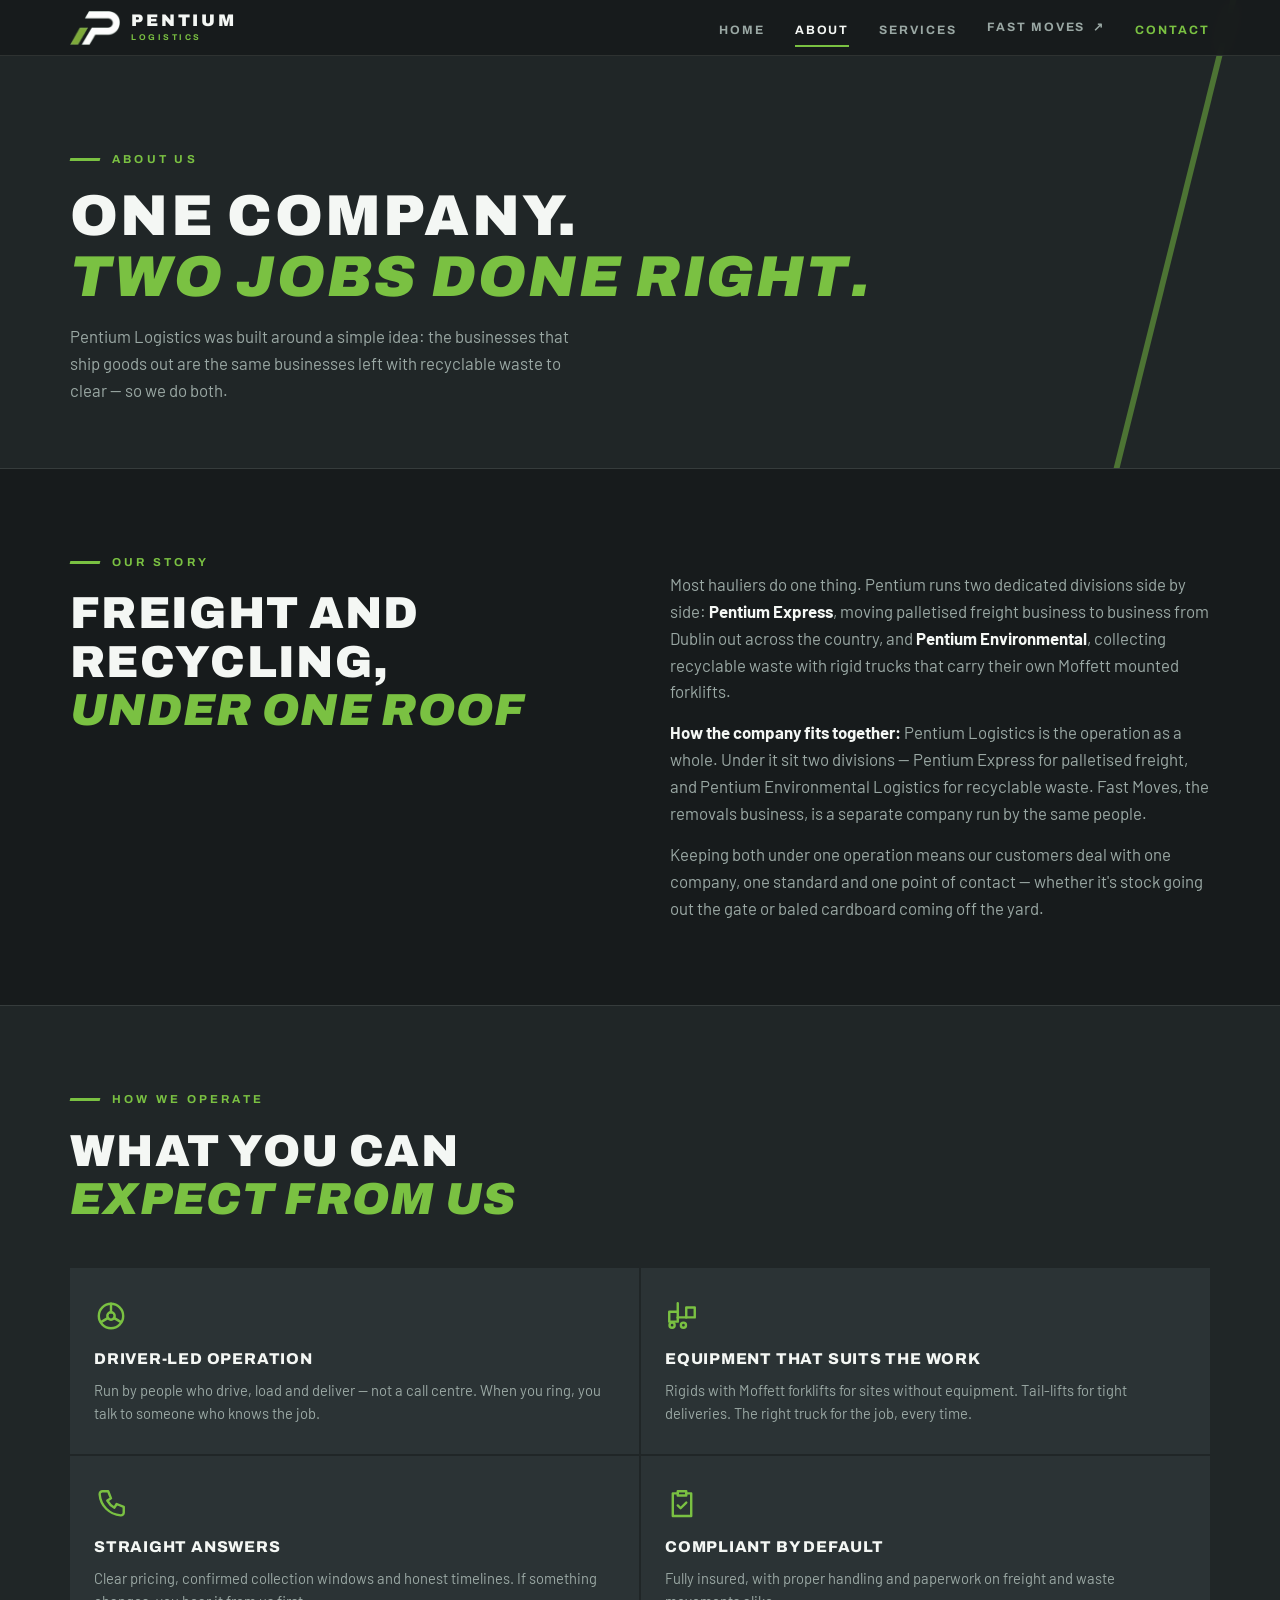
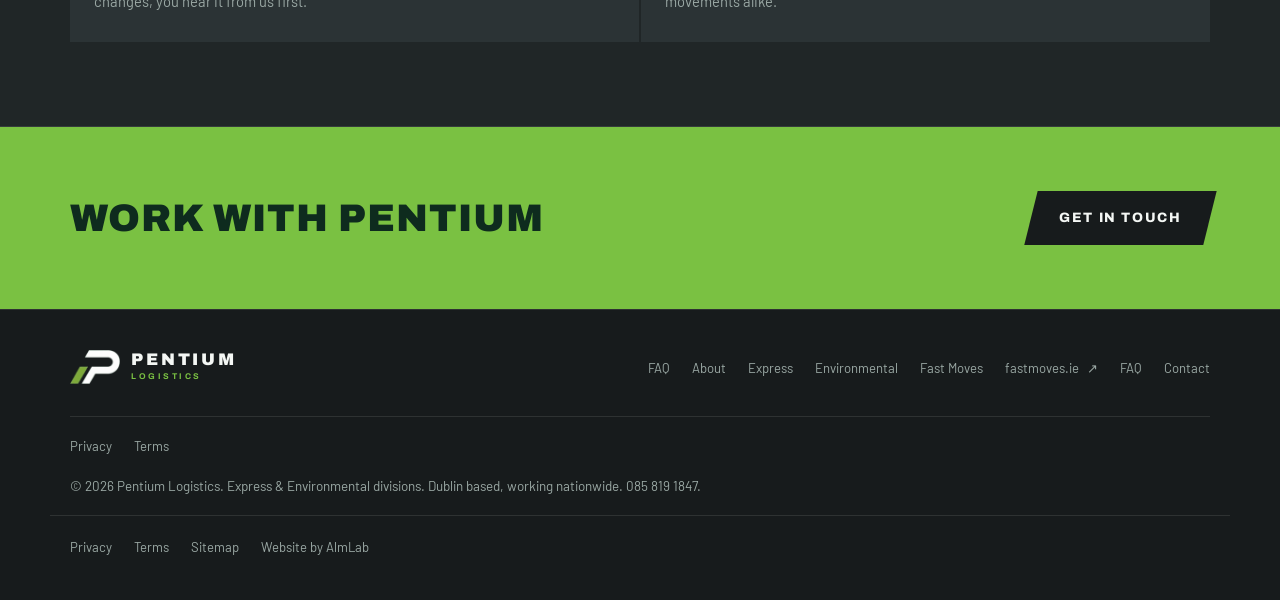
<file: about.html>
<!DOCTYPE html>
<html lang="en-IE">
<head>
<meta charset="utf-8">
<meta name="viewport" content="width=device-width, initial-scale=1.0, viewport-fit=cover">
<title>About Pentium Logistics | Own Fleet, Own Drivers, Dublin</title>
<meta name="description" content="Two divisions under one operation: palletised freight and recyclable waste logistics. Driver-led, fully insured, Dublin based and working nationwide.">
<link rel="canonical" href="https://pentium-3.vercel.app/about.html">
<meta name="theme-color" content="#171b1c">
<meta property="og:type" content="website">
<meta property="og:locale" content="en_IE">
<meta property="og:site_name" content="Pentium Logistics">
<meta property="og:title" content="About Pentium Logistics | Own Fleet, Own Drivers, Dublin">
<meta property="og:description" content="Two divisions under one operation: palletised freight and recyclable waste logistics. Driver-led, fully insured, Dublin based and working nationwide.">
<meta property="og:url" content="https://pentium-3.vercel.app/about.html">
<meta name="twitter:card" content="summary_large_image">
<link rel="icon" type="image/png" href="assets/favicon.png">
<link rel="preconnect" href="https://fonts.googleapis.com">
<link rel="preconnect" href="https://fonts.gstatic.com" crossorigin>
<link href="https://fonts.googleapis.com/css2?family=Archivo:wdth,wght@100,400..900;125,600..900&family=Barlow:wght@400;500;600&display=swap" rel="stylesheet">
<link rel="stylesheet" href="assets/styles.css">
<script type="application/ld+json">{
  "@context":"https://schema.org","@type":"LocalBusiness","@id":"https://pentium-3.vercel.app/#business",
  "name":"Pentium Logistics",
  "description":"B2B pallet distribution, Moffett collections and recyclable waste logistics. Dublin based, working nationwide.",
  "url":"https://pentium-3.vercel.app/","telephone":"+353858191847","email":"info@pentiumlogistics.ie",
  "address":{"@type":"PostalAddress","addressLocality":"Dublin","addressCountry":"IE"},
  "areaServed":{"@type":"Country","name":"Ireland"},
  "openingHoursSpecification":[{"@type":"OpeningHoursSpecification","dayOfWeek":["Monday","Tuesday","Wednesday","Thursday","Friday"],"opens":"08:00","closes":"18:00"}],
  "knowsAbout":["Pallet distribution","Moffett mounted forklift collections","Recyclable waste logistics","Tail lift delivery"]
}</script>
</head>
<body>
<a class="skip" href="#main">Skip to content</a>
<svg width="0" height="0" style="position:absolute" aria-hidden="true"><defs>
<g id="i-recycle"><g transform="translate(12,12)">
  <path d="M-7 4.2h7.6"/><path d="M0.6 4.2l-2.5-2.6M0.6 4.2l-2.5 2.6"/>
  <g transform="rotate(120)"><path d="M-7 4.2h7.6"/><path d="M0.6 4.2l-2.5-2.6M0.6 4.2l-2.5 2.6"/></g>
  <g transform="rotate(240)"><path d="M-7 4.2h7.6"/><path d="M0.6 4.2l-2.5-2.6M0.6 4.2l-2.5 2.6"/></g>
</g></g>
<g id="i-truck"><path d="M2 6h11v11H2z"/><path d="M13 10h4l4 4v3h-8z"/><circle cx="7" cy="18" r="2"/><circle cx="17" cy="18" r="2"/></g>
<g id="i-forklift"><path d="M9 3v13H3v-7h6"/><path d="M9 13h6"/><path d="M15 6h6v7h-6z"/><circle cx="5" cy="18.5" r="1.8"/><circle cx="13" cy="18.5" r="1.8"/></g>
<g id="i-swap"><path d="M3 8h15l-4-4"/><path d="M21 16H6l4 4"/></g>
<g id="i-shield"><path d="M12 3l7 3v5c0 4.6-3 7.7-7 9-4-1.3-7-4.4-7-9V6z"/><path d="M9 12l2 2 4-4"/></g>
<g id="i-wheel"><circle cx="12" cy="12" r="8.6"/><circle cx="12" cy="12" r="2.6"/><path d="M12 3.4v6M4.9 16.3l5.1-3M19.1 16.3l-5.1-3"/></g>
<g id="i-phone"><path d="M6 3h4l2 5-2.6 1.6a12.5 12.5 0 0 0 5 5L16 12l5 2v4a2 2 0 0 1-2.2 2A16 16 0 0 1 4 5.2 2 2 0 0 1 6 3z"/></g>
<g id="i-clipboard"><path d="M9 3h6v3H9z"/><path d="M9 4.5H5.5v16h13v-16H15"/><path d="M9 13l2 2 4-4"/></g>
<g id="i-store"><path d="M4.5 9.5h15v11h-15z"/><path d="M3 9.5L5 5h14l2 4.5"/><path d="M9.5 20.5v-6h5v6"/></g>
<g id="i-factory"><path d="M3 20.5V11l5.5 3.5V11L14 14.5V7h7v13.5z"/><path d="M17 11.5h2M17 15.5h2"/></g>
<g id="i-warehouse"><path d="M3.5 20.5V9L12 4l8.5 5v11.5z"/><path d="M8 20.5v-7h8v7"/><path d="M8 16.5h8"/></g>
<g id="i-pallet"><path d="M7.5 3.5h9v7h-9z"/><path d="M12 3.5v7"/><path d="M3 14h18M3 18.5h18M6 14v4.5M18 14v4.5"/></g>
<g id="i-home"><path d="M4 11l8-6.5 8 6.5v9.5H4z"/><path d="M10 20.5V15h4v5.5"/></g>
<g id="i-hardhat"><path d="M3.5 17.5h17"/><path d="M5.5 15.5v-2a6.5 6.5 0 0 1 13 0v2z"/><path d="M10 7.6V4.5h4v3.1"/></g>
<g id="i-phone2"><path d="M6 3h4l2 5-2.6 1.6a12.5 12.5 0 0 0 5 5L16 12l5 2v4a2 2 0 0 1-2.2 2A16 16 0 0 1 4 5.2 2 2 0 0 1 6 3z"/></g>
<g id="i-wa"><path d="M3.5 20.5l1.4-4.6A8.2 8.2 0 1 1 8.4 19z"/><path d="M8.6 8.4h1.6l1 2.3-1.1.8a5.6 5.6 0 0 0 2.4 2.4l.8-1.1 2.3 1v1.6c0 .6-.5 1.1-1.2 1a8 8 0 0 1-6.8-6.8c-.1-.7.4-1.2 1-1.2z"/></g>
<g id="i-mail"><path d="M3.5 5.5h17v13h-17z"/><path d="M3.5 6.5l8.5 6.5 8.5-6.5"/></g>
<g id="i-clock"><circle cx="12" cy="12" r="8.6"/><path d="M12 6.8V12l3.4 2.4"/></g>
<g id="i-question"><circle cx="12" cy="12" r="8.6"/><path d="M9.6 9.6a2.5 2.5 0 1 1 3.3 2.4c-.6.2-.9.8-.9 1.4v.5"/><path d="M12 17.2h.01"/></g>
</defs></svg>
<nav aria-label="Main">
  <div class="nav-in">
    <a class="logo" href="index.html" aria-label="Pentium Logistics home">
      <img src="assets/pentium-mark.png" alt="" width="106" height="72">
      <span class="word"><b>PENTIUM</b><i>LOGISTICS</i></span>
    </a>
    <button class="burger" aria-expanded="false" aria-label="Menu"><span></span><span></span><span></span></button>
    <ul class="nav-links">
      <li><a href="index.html">Home</a></li>
      <li><a href="about.html" class="on" aria-current="page">About</a></li>
      <li><a href="services.html">Services</a></li>
      <li><a class="ext" href="https://www.fastmoves.ie/" target="_blank" rel="noopener noreferrer">Fast Moves</a></li>
      <li class="cta"><a href="contact.html">Contact</a></li>
    </ul>
  </div>
</nav>

<main id="main">

<header class="page-head">
  <div class="wrap">
    <div class="eyebrow">About us</div>
    <h1>One company.<br><em>Two jobs done right.</em></h1>
    <p>Pentium Logistics was built around a simple idea: the businesses that ship goods out are the same businesses left with recyclable waste to clear &mdash; so we do both.</p>
  </div>
</header>

<section>
  <div class="wrap two">
    <div class="rv">
      <div class="eyebrow">Our story</div>
      <h2 class="sec">Freight and recycling,<br><em>under one roof</em></h2>
    </div>
    <div class="rv">
      <p class="lede" style="max-width:none">Most hauliers do one thing. Pentium runs two dedicated divisions side by side: <strong style="color:var(--white)">Pentium Express</strong>, moving palletised freight business to business from Dublin out across the country, and <strong style="color:var(--white)">Pentium Environmental</strong>, collecting recyclable waste with rigid trucks that carry their own Moffett mounted forklifts.</p>
      <p class="lede" style="max-width:none;margin-top:14px"><strong style="color:var(--white)">How the company fits together:</strong> Pentium Logistics is the operation as a whole. Under it sit two divisions &mdash; Pentium Express for palletised freight, and Pentium Environmental Logistics for recyclable waste. Fast Moves, the removals business, is a separate company run by the same people.</p>
      <p class="lede" style="max-width:none;margin-top:14px">Keeping both under one operation means our customers deal with one company, one standard and one point of contact &mdash; whether it's stock going out the gate or baled cardboard coming off the yard.</p>
    </div>
  </div>
</section>

<section class="sec-alt">
  <div class="wrap">
    <div class="rv">
      <div class="eyebrow">How we operate</div>
      <h2 class="sec">What you can<br><em>expect from us</em></h2>
    </div>
    <div class="cards c2">
      <div class="card rv"><svg class="ico" viewBox="0 0 24 24" aria-hidden="true"><use href="#i-wheel"/></svg><h3>Driver-led operation</h3><p>Run by people who drive, load and deliver &mdash; not a call centre. When you ring, you talk to someone who knows the job.</p></div>
      <div class="card rv"><svg class="ico" viewBox="0 0 24 24" aria-hidden="true"><use href="#i-forklift"/></svg><h3>Equipment that suits the work</h3><p>Rigids with Moffett forklifts for sites without equipment. Tail-lifts for tight deliveries. The right truck for the job, every time.</p></div>
      <div class="card rv"><svg class="ico" viewBox="0 0 24 24" aria-hidden="true"><use href="#i-phone"/></svg><h3>Straight answers</h3><p>Clear pricing, confirmed collection windows and honest timelines. If something changes, you hear it from us first.</p></div>
      <div class="card rv"><svg class="ico" viewBox="0 0 24 24" aria-hidden="true"><use href="#i-clipboard"/></svg><h3>Compliant by default</h3><p>Fully insured, with proper handling and paperwork on freight and waste movements alike.</p></div>
    </div>
  </div>
</section>

<div class="cta-band">
  <div class="wrap">
    <h2>Work with Pentium</h2>
    <a class="btn" href="contact.html"><span>Get in touch</span></a>
  </div>
</div>
</main>


<footer>
  <div class="wrap foot">
    <a class="logo" href="index.html" aria-label="Back to home">
      <img src="assets/pentium-mark.png" alt="">
      <span class="word"><b>PENTIUM</b><i>LOGISTICS</i></span>
    </a>
    <ul class="foot-nav">
      <li><a href="faq.html">FAQ</a></li>
      <li><a href="about.html">About</a></li>
      <li><a href="express.html">Express</a></li>
      <li><a href="environmental.html">Environmental</a></li>
      <li><a href="fast-moves.html">Fast Moves</a></li>
      <li><a class="ext" href="https://www.fastmoves.ie/" target="_blank" rel="noopener noreferrer">fastmoves.ie</a></li>
      <li><a href="faq.html">FAQ</a></li>
      <li><a href="contact.html">Contact</a></li>
    </ul>
    <ul class="foot-nav" style="width:100%;margin-top:14px;padding-top:14px;border-top:1px solid var(--edge)">
      <li><a href="privacy.html">Privacy</a></li>
      <li><a href="terms.html">Terms</a></li>
    </ul>
    <small>&copy; 2026 Pentium Logistics. Express &amp; Environmental divisions. Dublin based, working nationwide. 085 819 1847.</small>
  </div>
  <div class="wrap foot legal">
    <ul class="foot-nav">
      <li><a href="privacy.html">Privacy</a></li>
      <li><a href="terms.html">Terms</a></li>
      <li><a href="sitemap.xml">Sitemap</a></li>
      <li><a href="https://almlabmarketing.com" target="_blank" rel="noopener">Website by AlmLab</a></li>
    </ul>
  </div>
</footer>

<div class="callbar">
  <a class="c1" href="tel:+353858191847">Call</a>
  <a class="c2" href="https://wa.me/353858191847" target="_blank" rel="noopener noreferrer">WhatsApp</a>
  <a class="c3" href="contact.html">Get a quote</a>
</div>
<script src="assets/site.js"></script>
</body>
</html>
</file>
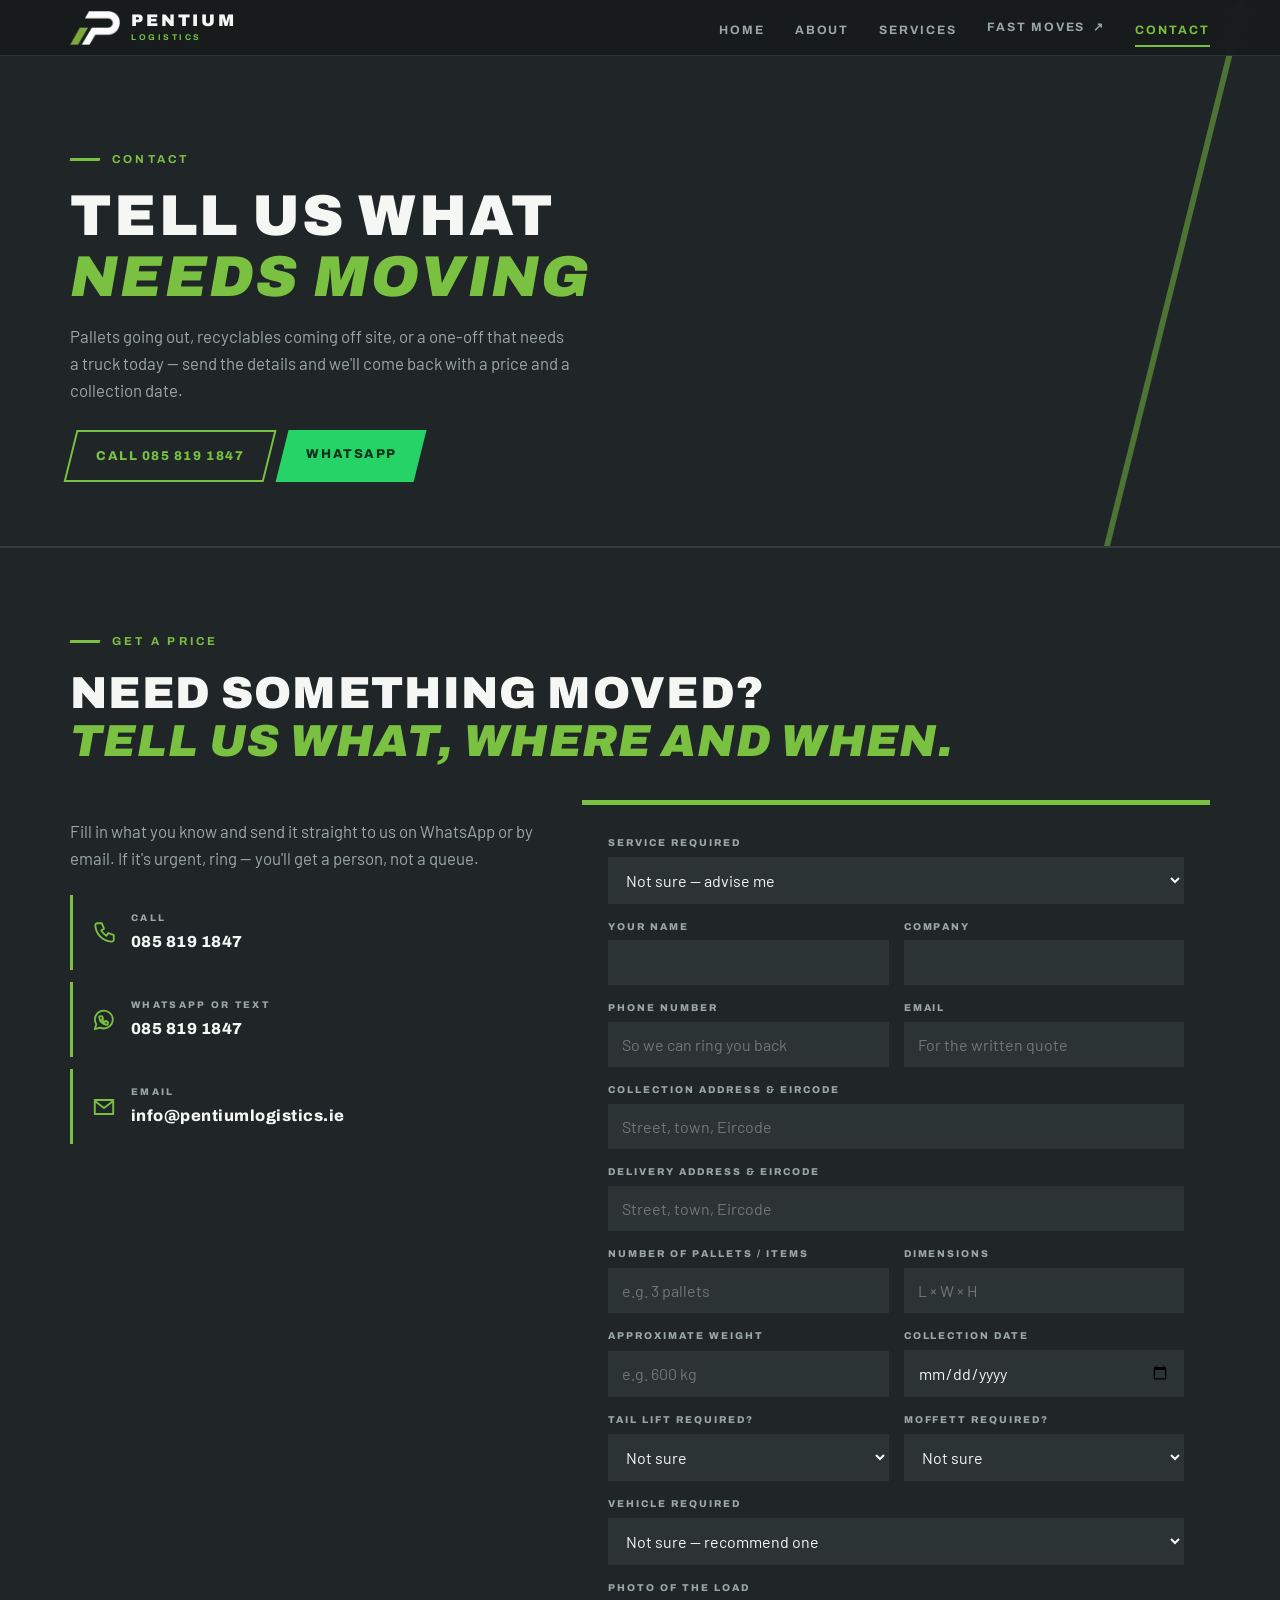
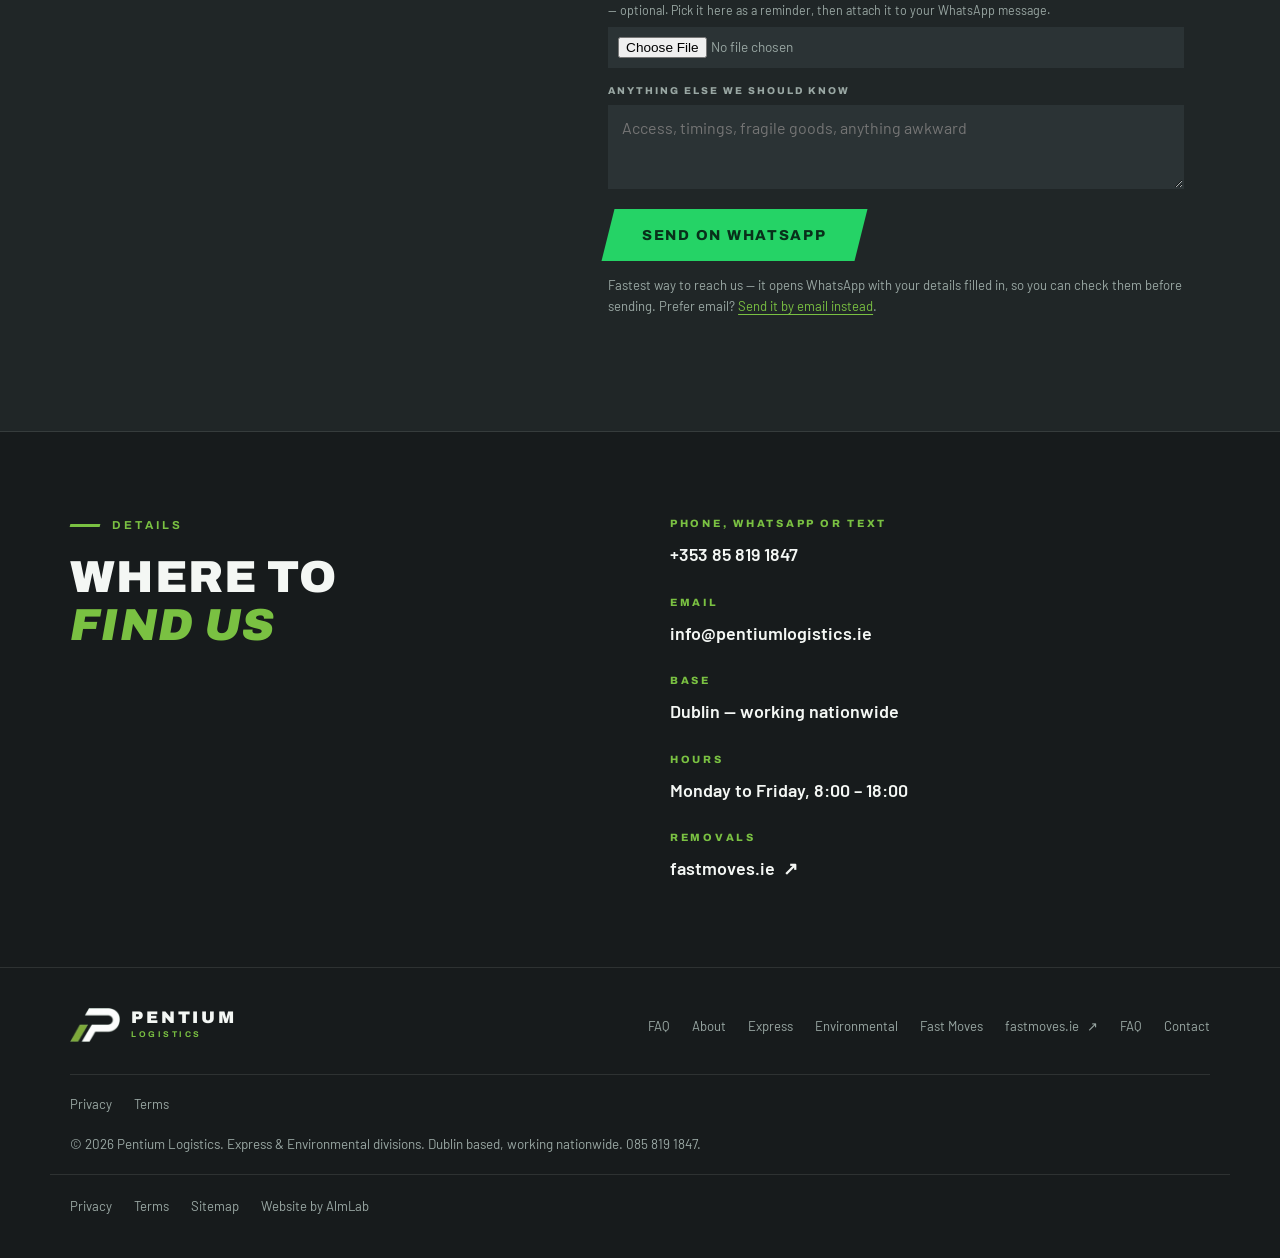
<file: contact.html>
<!DOCTYPE html>
<html lang="en-IE">
<head>
<meta charset="utf-8">
<meta name="viewport" content="width=device-width, initial-scale=1.0, viewport-fit=cover">
<title>Get a Transport Quote | Pentium Logistics Dublin</title>
<meta name="description" content="Tell us what needs moving, where from and where to. Send it straight to us on WhatsApp, or ring 085 819 1847. Dublin based, working nationwide.">
<link rel="canonical" href="https://pentium-3.vercel.app/contact.html">
<meta name="theme-color" content="#171b1c">
<meta property="og:type" content="website">
<meta property="og:locale" content="en_IE">
<meta property="og:site_name" content="Pentium Logistics">
<meta property="og:title" content="Get a Transport Quote | Pentium Logistics Dublin">
<meta property="og:description" content="Tell us what needs moving, where from and where to. Send it straight to us on WhatsApp, or ring 085 819 1847. Dublin based, working nationwide.">
<meta property="og:url" content="https://pentium-3.vercel.app/contact.html">
<meta name="twitter:card" content="summary_large_image">
<link rel="icon" type="image/png" href="assets/favicon.png">
<link rel="preconnect" href="https://fonts.googleapis.com">
<link rel="preconnect" href="https://fonts.gstatic.com" crossorigin>
<link href="https://fonts.googleapis.com/css2?family=Archivo:wdth,wght@100,400..900;125,600..900&family=Barlow:wght@400;500;600&display=swap" rel="stylesheet">
<link rel="stylesheet" href="assets/styles.css">
<script type="application/ld+json">{
  "@context":"https://schema.org","@type":"LocalBusiness","@id":"https://pentium-3.vercel.app/#business",
  "name":"Pentium Logistics",
  "description":"B2B pallet distribution, Moffett collections and recyclable waste logistics. Dublin based, working nationwide.",
  "url":"https://pentium-3.vercel.app/","telephone":"+353858191847","email":"info@pentiumlogistics.ie",
  "address":{"@type":"PostalAddress","addressLocality":"Dublin","addressCountry":"IE"},
  "areaServed":{"@type":"Country","name":"Ireland"},
  "openingHoursSpecification":[{"@type":"OpeningHoursSpecification","dayOfWeek":["Monday","Tuesday","Wednesday","Thursday","Friday"],"opens":"08:00","closes":"18:00"}],
  "knowsAbout":["Pallet distribution","Moffett mounted forklift collections","Recyclable waste logistics","Tail lift delivery"]
}</script>
</head>
<body>
<a class="skip" href="#main">Skip to content</a>
<svg width="0" height="0" style="position:absolute" aria-hidden="true"><defs>
<g id="i-recycle"><g transform="translate(12,12)">
  <path d="M-7 4.2h7.6"/><path d="M0.6 4.2l-2.5-2.6M0.6 4.2l-2.5 2.6"/>
  <g transform="rotate(120)"><path d="M-7 4.2h7.6"/><path d="M0.6 4.2l-2.5-2.6M0.6 4.2l-2.5 2.6"/></g>
  <g transform="rotate(240)"><path d="M-7 4.2h7.6"/><path d="M0.6 4.2l-2.5-2.6M0.6 4.2l-2.5 2.6"/></g>
</g></g>
<g id="i-truck"><path d="M2 6h11v11H2z"/><path d="M13 10h4l4 4v3h-8z"/><circle cx="7" cy="18" r="2"/><circle cx="17" cy="18" r="2"/></g>
<g id="i-forklift"><path d="M9 3v13H3v-7h6"/><path d="M9 13h6"/><path d="M15 6h6v7h-6z"/><circle cx="5" cy="18.5" r="1.8"/><circle cx="13" cy="18.5" r="1.8"/></g>
<g id="i-swap"><path d="M3 8h15l-4-4"/><path d="M21 16H6l4 4"/></g>
<g id="i-shield"><path d="M12 3l7 3v5c0 4.6-3 7.7-7 9-4-1.3-7-4.4-7-9V6z"/><path d="M9 12l2 2 4-4"/></g>
<g id="i-wheel"><circle cx="12" cy="12" r="8.6"/><circle cx="12" cy="12" r="2.6"/><path d="M12 3.4v6M4.9 16.3l5.1-3M19.1 16.3l-5.1-3"/></g>
<g id="i-phone"><path d="M6 3h4l2 5-2.6 1.6a12.5 12.5 0 0 0 5 5L16 12l5 2v4a2 2 0 0 1-2.2 2A16 16 0 0 1 4 5.2 2 2 0 0 1 6 3z"/></g>
<g id="i-clipboard"><path d="M9 3h6v3H9z"/><path d="M9 4.5H5.5v16h13v-16H15"/><path d="M9 13l2 2 4-4"/></g>
<g id="i-store"><path d="M4.5 9.5h15v11h-15z"/><path d="M3 9.5L5 5h14l2 4.5"/><path d="M9.5 20.5v-6h5v6"/></g>
<g id="i-factory"><path d="M3 20.5V11l5.5 3.5V11L14 14.5V7h7v13.5z"/><path d="M17 11.5h2M17 15.5h2"/></g>
<g id="i-warehouse"><path d="M3.5 20.5V9L12 4l8.5 5v11.5z"/><path d="M8 20.5v-7h8v7"/><path d="M8 16.5h8"/></g>
<g id="i-pallet"><path d="M7.5 3.5h9v7h-9z"/><path d="M12 3.5v7"/><path d="M3 14h18M3 18.5h18M6 14v4.5M18 14v4.5"/></g>
<g id="i-home"><path d="M4 11l8-6.5 8 6.5v9.5H4z"/><path d="M10 20.5V15h4v5.5"/></g>
<g id="i-hardhat"><path d="M3.5 17.5h17"/><path d="M5.5 15.5v-2a6.5 6.5 0 0 1 13 0v2z"/><path d="M10 7.6V4.5h4v3.1"/></g>
<g id="i-phone2"><path d="M6 3h4l2 5-2.6 1.6a12.5 12.5 0 0 0 5 5L16 12l5 2v4a2 2 0 0 1-2.2 2A16 16 0 0 1 4 5.2 2 2 0 0 1 6 3z"/></g>
<g id="i-wa"><path d="M3.5 20.5l1.4-4.6A8.2 8.2 0 1 1 8.4 19z"/><path d="M8.6 8.4h1.6l1 2.3-1.1.8a5.6 5.6 0 0 0 2.4 2.4l.8-1.1 2.3 1v1.6c0 .6-.5 1.1-1.2 1a8 8 0 0 1-6.8-6.8c-.1-.7.4-1.2 1-1.2z"/></g>
<g id="i-mail"><path d="M3.5 5.5h17v13h-17z"/><path d="M3.5 6.5l8.5 6.5 8.5-6.5"/></g>
<g id="i-clock"><circle cx="12" cy="12" r="8.6"/><path d="M12 6.8V12l3.4 2.4"/></g>
<g id="i-question"><circle cx="12" cy="12" r="8.6"/><path d="M9.6 9.6a2.5 2.5 0 1 1 3.3 2.4c-.6.2-.9.8-.9 1.4v.5"/><path d="M12 17.2h.01"/></g>
</defs></svg>
<nav aria-label="Main">
  <div class="nav-in">
    <a class="logo" href="index.html" aria-label="Pentium Logistics home">
      <img src="assets/pentium-mark.png" alt="" width="106" height="72">
      <span class="word"><b>PENTIUM</b><i>LOGISTICS</i></span>
    </a>
    <button class="burger" aria-expanded="false" aria-label="Menu"><span></span><span></span><span></span></button>
    <ul class="nav-links">
      <li><a href="index.html">Home</a></li>
      <li><a href="about.html">About</a></li>
      <li><a href="services.html">Services</a></li>
      <li><a class="ext" href="https://www.fastmoves.ie/" target="_blank" rel="noopener noreferrer">Fast Moves</a></li>
      <li class="cta"><a href="contact.html" class="on" aria-current="page">Contact</a></li>
    </ul>
  </div>
</nav>

<main id="main">

<header class="page-head">
  <div class="wrap">
    <div class="eyebrow">Contact</div>
    <h1>Tell us what<br><em>needs moving</em></h1>
    <p>Pallets going out, recyclables coming off site, or a one-off that needs a truck today &mdash; send the details and we'll come back with a price and a collection date.</p>
    <div class="hero-cta" style="justify-content:flex-start">
      <a class="btn btn-line" href="tel:+353858191847"><span>Call 085 819 1847</span></a>
      <a class="btn btn-wa" href="https://wa.me/353858191847" target="_blank" rel="noopener noreferrer"><span>WhatsApp</span></a>
    </div>
  </div>
</header>

<div class="quote-slot">
<section class="sec-alt">
  <div class="wrap">
    <div class="rv">
      <div class="eyebrow">Get a price</div>
      <h2 class="sec">Need something moved?<br><em>Tell us what, where and when.</em></h2>
    </div>
    <div class="quote-wrap">
      <div class="rv">
        <p class="lede">Fill in what you know and send it straight to us on WhatsApp or by email. If it's urgent, ring &mdash; you'll get a person, not a queue.</p>
        <div class="reach">
          <a href="tel:+353858191847"><svg viewBox="0 0 24 24" aria-hidden="true"><use href="#i-phone2"/></svg><span><span class="k">Call</span><span class="v">085 819 1847</span></span></a>
          <a href="https://wa.me/353858191847" target="_blank" rel="noopener noreferrer"><svg viewBox="0 0 24 24" aria-hidden="true"><use href="#i-wa"/></svg><span><span class="k">WhatsApp or text</span><span class="v">085 819 1847</span></span></a>
          <a href="mailto:info@pentiumlogistics.ie"><svg viewBox="0 0 24 24" aria-hidden="true"><use href="#i-mail"/></svg><span><span class="k">Email</span><span class="v">info@pentiumlogistics.ie</span></span></a>
        </div>
      </div>

      <form class="qform2 rv" novalidate>
        <div class="qgrid">
          <label class="full">Service required
            <select name="service">
              <option value="">Not sure &mdash; advise me</option>
              <option>Pentium Express &mdash; pallet distribution</option>
              <option>Pentium Environmental &mdash; Moffett collection / recyclable waste</option>
            </select>
          </label>
          <label>Your name<input type="text" name="name" autocomplete="name"></label>
          <label>Company<input type="text" name="company" autocomplete="organization"></label>
          <label>Phone number<input type="tel" name="phone" autocomplete="tel" placeholder="So we can ring you back"></label>
          <label>Email<input type="email" name="email" autocomplete="email" placeholder="For the written quote"></label>
          <label class="full">Collection address &amp; Eircode<input type="text" name="from" placeholder="Street, town, Eircode"></label>
          <label class="full">Delivery address &amp; Eircode<input type="text" name="to" placeholder="Street, town, Eircode"></label>
          <label>Number of pallets / items<input type="text" name="qty" placeholder="e.g. 3 pallets"></label>
          <label>Dimensions<input type="text" name="dims" placeholder="L &times; W &times; H"></label>
          <label>Approximate weight<input type="text" name="weight" placeholder="e.g. 600 kg"></label>
          <label>Collection date<input type="date" name="date"></label>
          <label>Tail lift required?
            <select name="taillift"><option value="">Not sure</option><option>Yes</option><option>No</option></select>
          </label>
          <label>Moffett required?
            <select name="moffett"><option value="">Not sure</option><option>Yes</option><option>No</option></select>
          </label>
          <label class="full">Vehicle required
            <select name="vehicle">
              <option value="">Not sure &mdash; recommend one</option>
              <option>Standard van</option>
              <option>Tail-lift van</option>
              <option>Drop-side van</option>
              <option>Rigid with Moffett</option>
              <option>Rigid truck</option>
            </select>
          </label>
          <label class="full">Photo of the load <span class="hint">&mdash; optional. Pick it here as a reminder, then attach it to your WhatsApp message.</span>
            <input type="file" name="photo" accept="image/*">
          </label>
          <label class="full">Anything else we should know<textarea name="notes" placeholder="Access, timings, fragile goods, anything awkward"></textarea></label>
        </div>
        <p class="qerr" role="alert" hidden></p>
        <div class="qsend">
          <button type="button" class="btn btn-wa btn-big" data-send="wa"><span>Send on WhatsApp</span></button>
        </div>
        <p class="qnote">Fastest way to reach us &mdash; it opens WhatsApp with your details filled in, so you can check them before sending. Prefer email? <a href="#" data-send="mail">Send it by email instead</a>.</p>
        <div class="qdone" role="status" hidden>
          <b>Sent to WhatsApp.</b>
          <p>If WhatsApp didn't open, ring us on <a href="tel:+353858191847">085 819 1847</a> or email <a href="mailto:info@pentiumlogistics.ie">info@pentiumlogistics.ie</a>.</p>
        </div>
      </form>
    </div>
  </div>
</section>
</div>

<section>
  <div class="wrap two">
    <div class="rv">
      <div class="eyebrow">Details</div>
      <h2 class="sec">Where to<br><em>find us</em></h2>
    </div>
    <div class="c-lines rv" style="margin-top:0">
      <div class="line"><span class="k">Phone, WhatsApp or text</span><a class="v" href="tel:+353858191847">+353 85 819 1847</a></div>
      <div class="line"><span class="k">Email</span><a class="v" href="mailto:info@pentiumlogistics.ie">info@pentiumlogistics.ie</a></div>
      <div class="line"><span class="k">Base</span><span class="v">Dublin &mdash; working nationwide</span></div>
      <div class="line"><span class="k">Hours</span><span class="v">Monday to Friday, 8:00 &ndash; 18:00</span></div>
      <div class="line"><span class="k">Removals</span><a class="v ext" href="https://www.fastmoves.ie/" target="_blank" rel="noopener noreferrer">fastmoves.ie</a></div>
    </div>
  </div>
</section>
</main>


<footer>
  <div class="wrap foot">
    <a class="logo" href="index.html" aria-label="Back to home">
      <img src="assets/pentium-mark.png" alt="">
      <span class="word"><b>PENTIUM</b><i>LOGISTICS</i></span>
    </a>
    <ul class="foot-nav">
      <li><a href="faq.html">FAQ</a></li>
      <li><a href="about.html">About</a></li>
      <li><a href="express.html">Express</a></li>
      <li><a href="environmental.html">Environmental</a></li>
      <li><a href="fast-moves.html">Fast Moves</a></li>
      <li><a class="ext" href="https://www.fastmoves.ie/" target="_blank" rel="noopener noreferrer">fastmoves.ie</a></li>
      <li><a href="faq.html">FAQ</a></li>
      <li><a href="contact.html">Contact</a></li>
    </ul>
    <ul class="foot-nav" style="width:100%;margin-top:14px;padding-top:14px;border-top:1px solid var(--edge)">
      <li><a href="privacy.html">Privacy</a></li>
      <li><a href="terms.html">Terms</a></li>
    </ul>
    <small>&copy; 2026 Pentium Logistics. Express &amp; Environmental divisions. Dublin based, working nationwide. 085 819 1847.</small>
  </div>
  <div class="wrap foot legal">
    <ul class="foot-nav">
      <li><a href="privacy.html">Privacy</a></li>
      <li><a href="terms.html">Terms</a></li>
      <li><a href="sitemap.xml">Sitemap</a></li>
      <li><a href="https://almlabmarketing.com" target="_blank" rel="noopener">Website by AlmLab</a></li>
    </ul>
  </div>
</footer>

<div class="callbar">
  <a class="c1" href="tel:+353858191847">Call</a>
  <a class="c2" href="https://wa.me/353858191847" target="_blank" rel="noopener noreferrer">WhatsApp</a>
  <a class="c3" href="contact.html">Get a quote</a>
</div>
<script src="assets/site.js"></script>
</body>
</html>
</file>
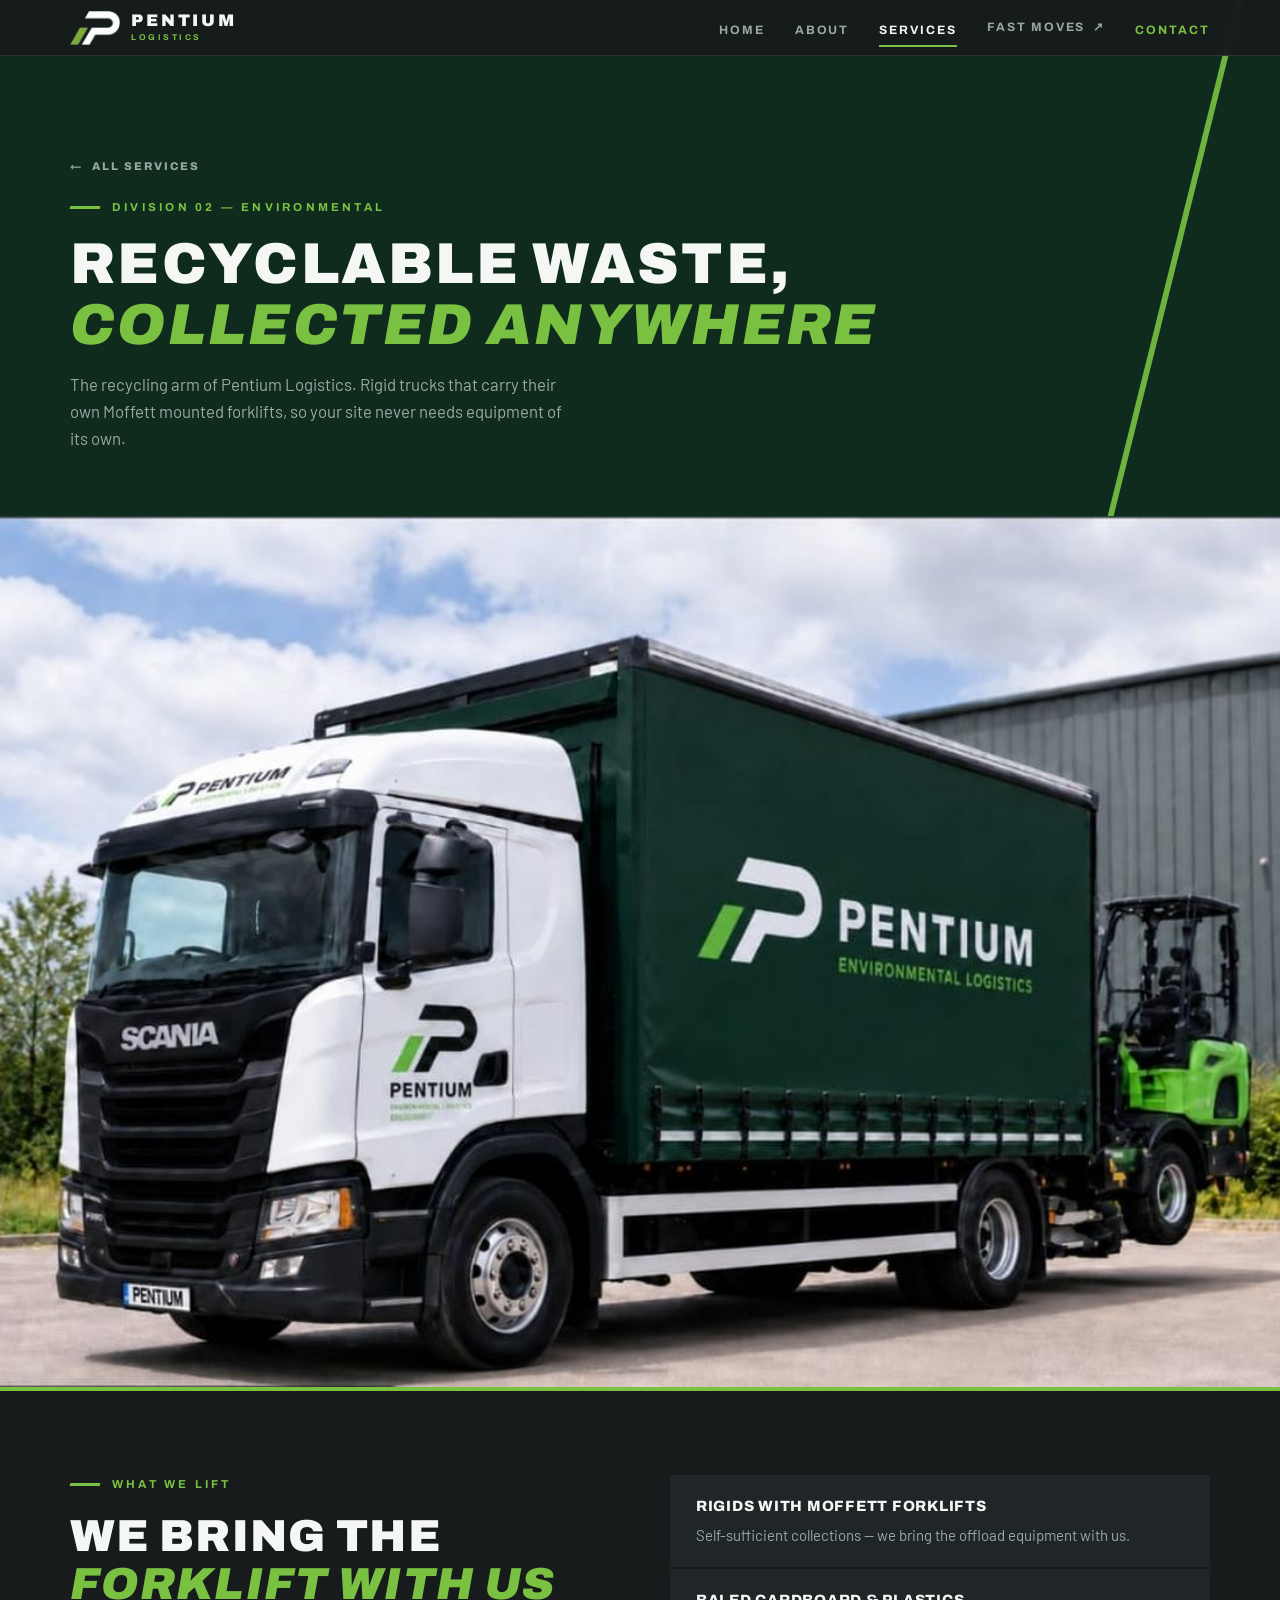
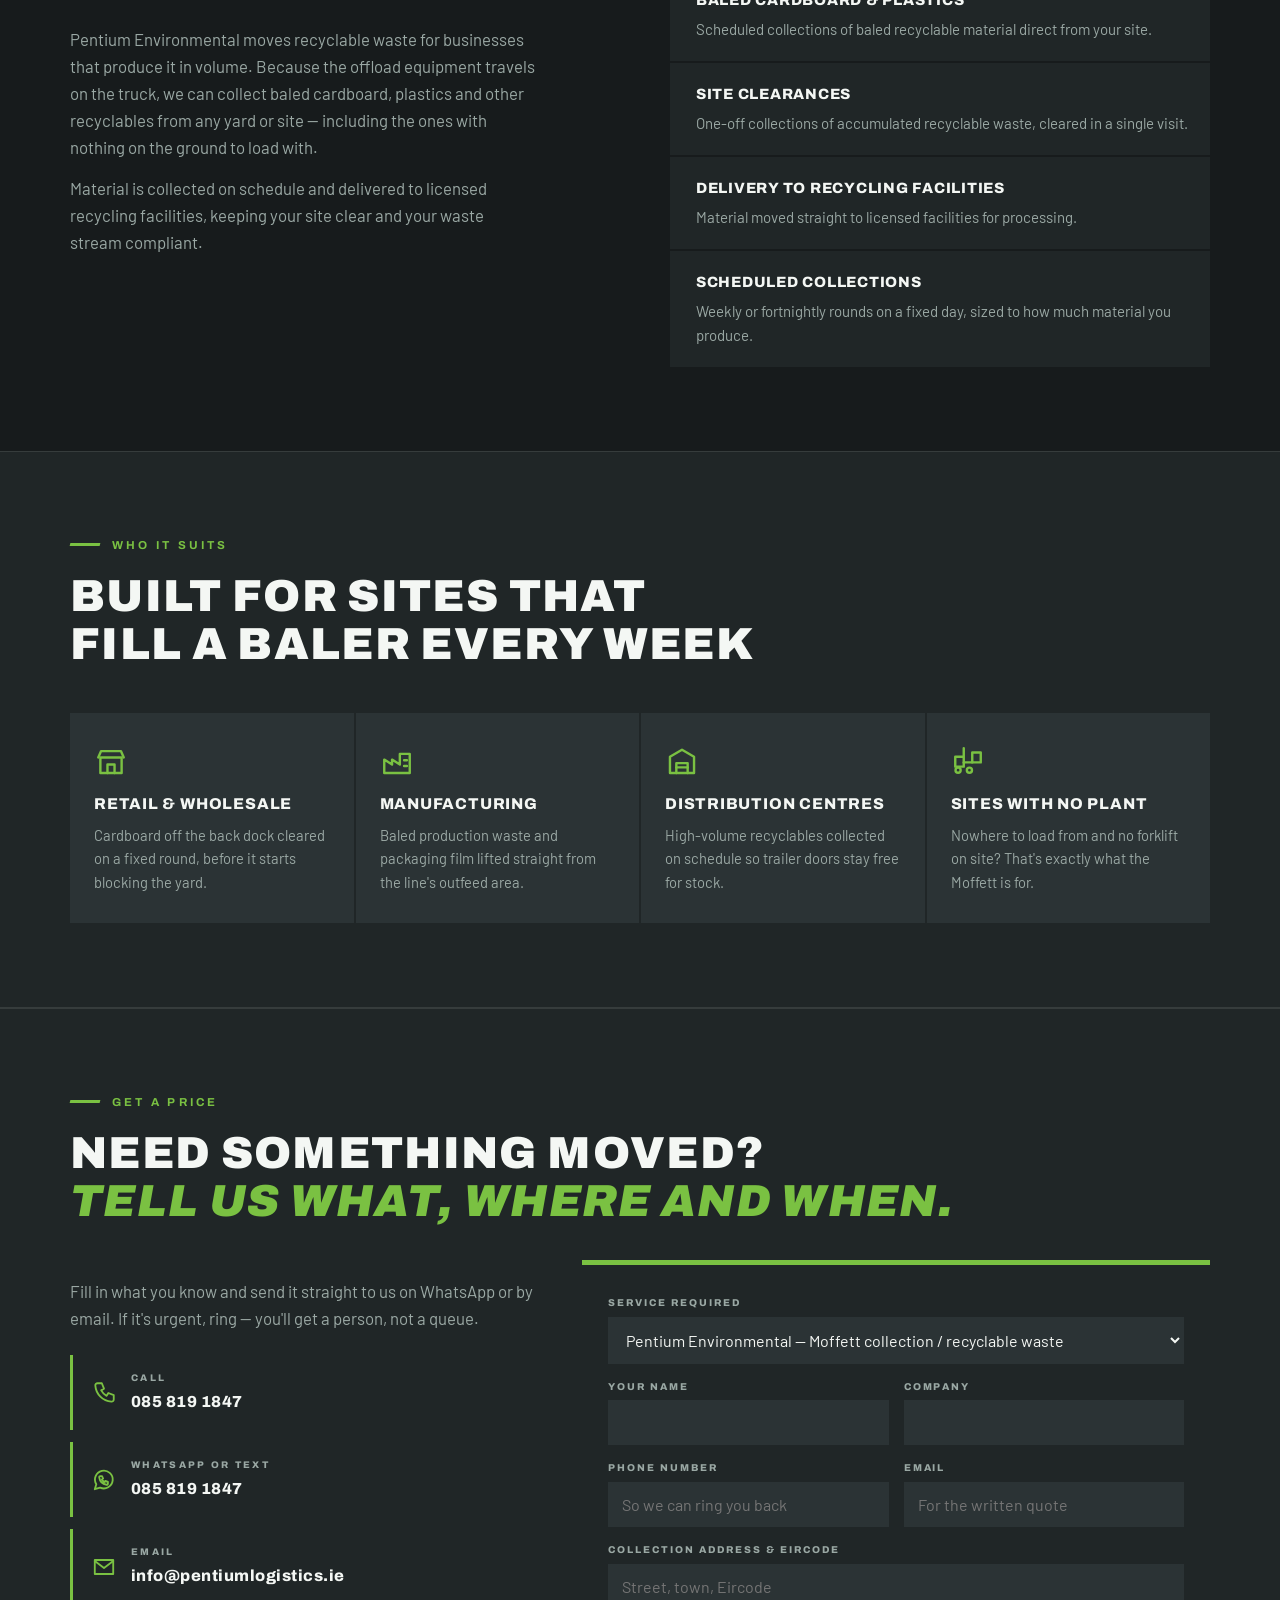
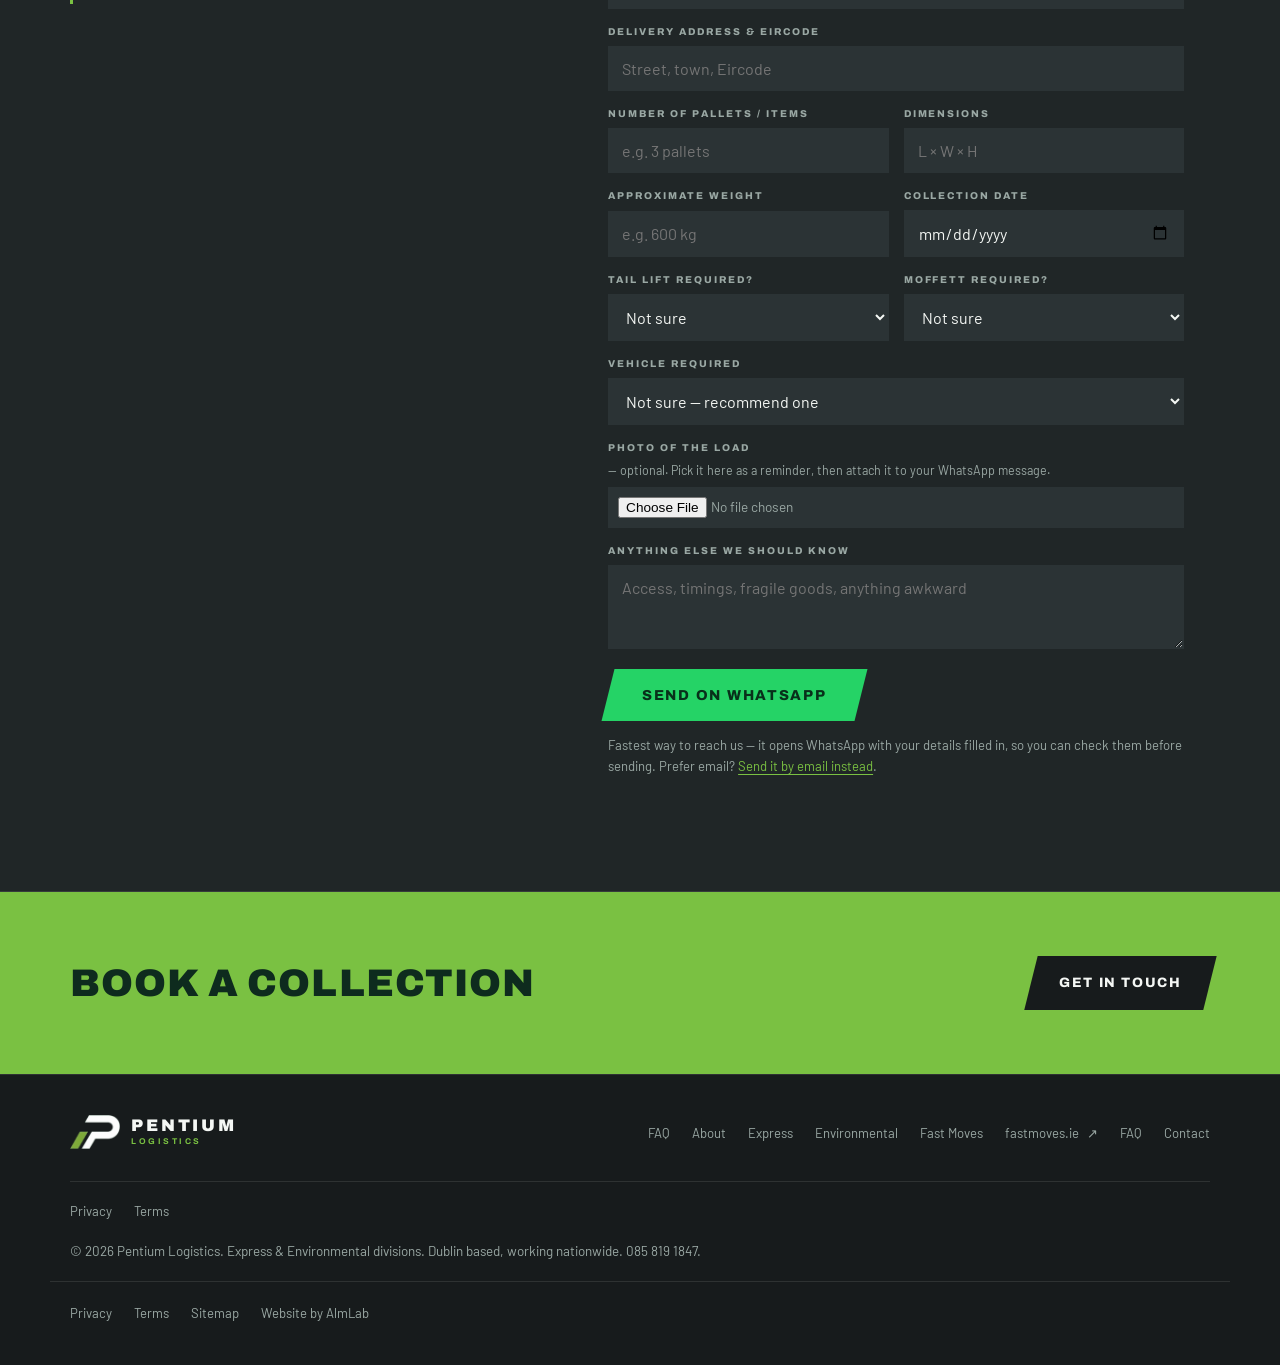
<file: environmental.html>
<!DOCTYPE html>
<html lang="en-IE">
<head>
<meta charset="utf-8">
<meta name="viewport" content="width=device-width, initial-scale=1.0, viewport-fit=cover">
<title>Moffett Collections &amp; Recyclable Waste Logistics | Pentium Environmental</title>
<meta name="description" content="Recyclable waste collected from any site by rigids carrying their own Moffett mounted forklifts. Baled cardboard and plastics, site clearances and scheduled collections.">
<link rel="canonical" href="https://pentium-3.vercel.app/environmental.html">
<meta name="theme-color" content="#171b1c">
<meta property="og:type" content="website">
<meta property="og:locale" content="en_IE">
<meta property="og:site_name" content="Pentium Logistics">
<meta property="og:title" content="Moffett Collections &amp; Recyclable Waste Logistics | Pentium Environmental">
<meta property="og:description" content="Recyclable waste collected from any site by rigids carrying their own Moffett mounted forklifts. Baled cardboard and plastics, site clearances and scheduled collections.">
<meta property="og:url" content="https://pentium-3.vercel.app/environmental.html">
<meta name="twitter:card" content="summary_large_image">
<link rel="icon" type="image/png" href="assets/favicon.png">
<link rel="preconnect" href="https://fonts.googleapis.com">
<link rel="preconnect" href="https://fonts.gstatic.com" crossorigin>
<link href="https://fonts.googleapis.com/css2?family=Archivo:wdth,wght@100,400..900;125,600..900&family=Barlow:wght@400;500;600&display=swap" rel="stylesheet">
<link rel="stylesheet" href="assets/styles.css">
<script type="application/ld+json">{
  "@context":"https://schema.org","@type":"LocalBusiness","@id":"https://pentium-3.vercel.app/#business",
  "name":"Pentium Logistics",
  "description":"B2B pallet distribution, Moffett collections and recyclable waste logistics. Dublin based, working nationwide.",
  "url":"https://pentium-3.vercel.app/","telephone":"+353858191847","email":"info@pentiumlogistics.ie",
  "address":{"@type":"PostalAddress","addressLocality":"Dublin","addressCountry":"IE"},
  "areaServed":{"@type":"Country","name":"Ireland"},
  "openingHoursSpecification":[{"@type":"OpeningHoursSpecification","dayOfWeek":["Monday","Tuesday","Wednesday","Thursday","Friday"],"opens":"08:00","closes":"18:00"}],
  "knowsAbout":["Pallet distribution","Moffett mounted forklift collections","Recyclable waste logistics","Tail lift delivery"]
}</script>
<script type="application/ld+json">{
  "@context":"https://schema.org","@type":"Service","name":"Recyclable waste logistics","description":"Collection of baled cardboard, plastics and other recyclable material using rigid trucks with Moffett mounted forklifts, delivered to licensed recycling facilities.",
  "serviceType":"Recyclable waste logistics","url":"https://pentium-3.vercel.app/environmental.html",
  "provider":{"@id":"https://pentium-3.vercel.app/#business"},
  "areaServed":{"@type":"Country","name":"Ireland"}
}</script>
</head>
<body>
<a class="skip" href="#main">Skip to content</a>
<svg width="0" height="0" style="position:absolute" aria-hidden="true"><defs>
<g id="i-recycle"><g transform="translate(12,12)">
  <path d="M-7 4.2h7.6"/><path d="M0.6 4.2l-2.5-2.6M0.6 4.2l-2.5 2.6"/>
  <g transform="rotate(120)"><path d="M-7 4.2h7.6"/><path d="M0.6 4.2l-2.5-2.6M0.6 4.2l-2.5 2.6"/></g>
  <g transform="rotate(240)"><path d="M-7 4.2h7.6"/><path d="M0.6 4.2l-2.5-2.6M0.6 4.2l-2.5 2.6"/></g>
</g></g>
<g id="i-truck"><path d="M2 6h11v11H2z"/><path d="M13 10h4l4 4v3h-8z"/><circle cx="7" cy="18" r="2"/><circle cx="17" cy="18" r="2"/></g>
<g id="i-forklift"><path d="M9 3v13H3v-7h6"/><path d="M9 13h6"/><path d="M15 6h6v7h-6z"/><circle cx="5" cy="18.5" r="1.8"/><circle cx="13" cy="18.5" r="1.8"/></g>
<g id="i-swap"><path d="M3 8h15l-4-4"/><path d="M21 16H6l4 4"/></g>
<g id="i-shield"><path d="M12 3l7 3v5c0 4.6-3 7.7-7 9-4-1.3-7-4.4-7-9V6z"/><path d="M9 12l2 2 4-4"/></g>
<g id="i-wheel"><circle cx="12" cy="12" r="8.6"/><circle cx="12" cy="12" r="2.6"/><path d="M12 3.4v6M4.9 16.3l5.1-3M19.1 16.3l-5.1-3"/></g>
<g id="i-phone"><path d="M6 3h4l2 5-2.6 1.6a12.5 12.5 0 0 0 5 5L16 12l5 2v4a2 2 0 0 1-2.2 2A16 16 0 0 1 4 5.2 2 2 0 0 1 6 3z"/></g>
<g id="i-clipboard"><path d="M9 3h6v3H9z"/><path d="M9 4.5H5.5v16h13v-16H15"/><path d="M9 13l2 2 4-4"/></g>
<g id="i-store"><path d="M4.5 9.5h15v11h-15z"/><path d="M3 9.5L5 5h14l2 4.5"/><path d="M9.5 20.5v-6h5v6"/></g>
<g id="i-factory"><path d="M3 20.5V11l5.5 3.5V11L14 14.5V7h7v13.5z"/><path d="M17 11.5h2M17 15.5h2"/></g>
<g id="i-warehouse"><path d="M3.5 20.5V9L12 4l8.5 5v11.5z"/><path d="M8 20.5v-7h8v7"/><path d="M8 16.5h8"/></g>
<g id="i-pallet"><path d="M7.5 3.5h9v7h-9z"/><path d="M12 3.5v7"/><path d="M3 14h18M3 18.5h18M6 14v4.5M18 14v4.5"/></g>
<g id="i-home"><path d="M4 11l8-6.5 8 6.5v9.5H4z"/><path d="M10 20.5V15h4v5.5"/></g>
<g id="i-hardhat"><path d="M3.5 17.5h17"/><path d="M5.5 15.5v-2a6.5 6.5 0 0 1 13 0v2z"/><path d="M10 7.6V4.5h4v3.1"/></g>
<g id="i-phone2"><path d="M6 3h4l2 5-2.6 1.6a12.5 12.5 0 0 0 5 5L16 12l5 2v4a2 2 0 0 1-2.2 2A16 16 0 0 1 4 5.2 2 2 0 0 1 6 3z"/></g>
<g id="i-wa"><path d="M3.5 20.5l1.4-4.6A8.2 8.2 0 1 1 8.4 19z"/><path d="M8.6 8.4h1.6l1 2.3-1.1.8a5.6 5.6 0 0 0 2.4 2.4l.8-1.1 2.3 1v1.6c0 .6-.5 1.1-1.2 1a8 8 0 0 1-6.8-6.8c-.1-.7.4-1.2 1-1.2z"/></g>
<g id="i-mail"><path d="M3.5 5.5h17v13h-17z"/><path d="M3.5 6.5l8.5 6.5 8.5-6.5"/></g>
<g id="i-clock"><circle cx="12" cy="12" r="8.6"/><path d="M12 6.8V12l3.4 2.4"/></g>
<g id="i-question"><circle cx="12" cy="12" r="8.6"/><path d="M9.6 9.6a2.5 2.5 0 1 1 3.3 2.4c-.6.2-.9.8-.9 1.4v.5"/><path d="M12 17.2h.01"/></g>
</defs></svg>
<nav aria-label="Main">
  <div class="nav-in">
    <a class="logo" href="index.html" aria-label="Pentium Logistics home">
      <img src="assets/pentium-mark.png" alt="" width="106" height="72">
      <span class="word"><b>PENTIUM</b><i>LOGISTICS</i></span>
    </a>
    <button class="burger" aria-expanded="false" aria-label="Menu"><span></span><span></span><span></span></button>
    <ul class="nav-links">
      <li><a href="index.html">Home</a></li>
      <li><a href="about.html">About</a></li>
      <li><a href="services.html" class="on" aria-current="page">Services</a></li>
      <li><a class="ext" href="https://www.fastmoves.ie/" target="_blank" rel="noopener noreferrer">Fast Moves</a></li>
      <li class="cta"><a href="contact.html">Contact</a></li>
    </ul>
  </div>
</nav>

<main id="main">

<header class="page-head env">
  <div class="wrap">
    <a class="backlink" href="services.html">All services</a>
    <div class="eyebrow">Division 02 &mdash; Environmental</div>
    <h1>Recyclable waste,<br><em>collected anywhere</em></h1>
    <p>The recycling arm of Pentium Logistics. Rigid trucks that carry their own Moffett mounted forklifts, so your site never needs equipment of its own.</p>
  </div>
</header>

<figure class="photo-band rv">
  <img src="assets/fleet/moffett-environmental.jpg" alt="Pentium Environmental Logistics rigid with a Moffett mounted forklift carried on the back" loading="lazy" decoding="async">
</figure>

<section>
  <div class="wrap two">
    <div class="rv">
      <div class="eyebrow">What we lift</div>
      <h2 class="sec">We bring the<br><em>forklift with us</em></h2>
      <p class="lede">Pentium Environmental moves recyclable waste for businesses that produce it in volume. Because the offload equipment travels on the truck, we can collect baled cardboard, plastics and other recyclables from any yard or site &mdash; including the ones with nothing on the ground to load with.</p>
      <p class="lede" style="margin-top:14px">Material is collected on schedule and delivered to licensed recycling facilities, keeping your site clear and your waste stream compliant.</p>
    </div>
    <ul class="svc-list rv">
      <li><b>Rigids with Moffett forklifts</b><span>Self-sufficient collections &mdash; we bring the offload equipment with us.</span></li>
      <li><b>Baled cardboard &amp; plastics</b><span>Scheduled collections of baled recyclable material direct from your site.</span></li>
      <li><b>Site clearances</b><span>One-off collections of accumulated recyclable waste, cleared in a single visit.</span></li>
      <li><b>Delivery to recycling facilities</b><span>Material moved straight to licensed facilities for processing.</span></li>
      <li><b>Scheduled collections</b><span>Weekly or fortnightly rounds on a fixed day, sized to how much material you produce.</span></li>
    </ul>
  </div>
</section>

<section class="sec-alt">
  <div class="wrap">
    <div class="rv">
      <div class="eyebrow">Who it suits</div>
      <h2 class="sec">Built for sites that<br>fill a baler every week</h2>
    </div>
    <div class="cards">
      <div class="card rv"><svg class="ico" viewBox="0 0 24 24" aria-hidden="true"><use href="#i-store"/></svg><h3>Retail &amp; wholesale</h3><p>Cardboard off the back dock cleared on a fixed round, before it starts blocking the yard.</p></div>
      <div class="card rv"><svg class="ico" viewBox="0 0 24 24" aria-hidden="true"><use href="#i-factory"/></svg><h3>Manufacturing</h3><p>Baled production waste and packaging film lifted straight from the line's outfeed area.</p></div>
      <div class="card rv"><svg class="ico" viewBox="0 0 24 24" aria-hidden="true"><use href="#i-warehouse"/></svg><h3>Distribution centres</h3><p>High-volume recyclables collected on schedule so trailer doors stay free for stock.</p></div>
      <div class="card rv"><svg class="ico" viewBox="0 0 24 24" aria-hidden="true"><use href="#i-forklift"/></svg><h3>Sites with no plant</h3><p>Nowhere to load from and no forklift on site? That's exactly what the Moffett is for.</p></div>
    </div>
  </div>
</section>

<div class="quote-slot" id="quote-e" data-service="Pentium Environmental &mdash; Moffett collection / recyclable waste">
<section class="sec-alt">
  <div class="wrap">
    <div class="rv">
      <div class="eyebrow">Get a price</div>
      <h2 class="sec">Need something moved?<br><em>Tell us what, where and when.</em></h2>
    </div>
    <div class="quote-wrap">
      <div class="rv">
        <p class="lede">Fill in what you know and send it straight to us on WhatsApp or by email. If it's urgent, ring &mdash; you'll get a person, not a queue.</p>
        <div class="reach">
          <a href="tel:+353858191847"><svg viewBox="0 0 24 24" aria-hidden="true"><use href="#i-phone2"/></svg><span><span class="k">Call</span><span class="v">085 819 1847</span></span></a>
          <a href="https://wa.me/353858191847" target="_blank" rel="noopener noreferrer"><svg viewBox="0 0 24 24" aria-hidden="true"><use href="#i-wa"/></svg><span><span class="k">WhatsApp or text</span><span class="v">085 819 1847</span></span></a>
          <a href="mailto:info@pentiumlogistics.ie"><svg viewBox="0 0 24 24" aria-hidden="true"><use href="#i-mail"/></svg><span><span class="k">Email</span><span class="v">info@pentiumlogistics.ie</span></span></a>
        </div>
      </div>

      <form class="qform2 rv" novalidate>
        <div class="qgrid">
          <label class="full">Service required
            <select name="service">
              <option value="">Not sure &mdash; advise me</option>
              <option>Pentium Express &mdash; pallet distribution</option>
              <option>Pentium Environmental &mdash; Moffett collection / recyclable waste</option>
            </select>
          </label>
          <label>Your name<input type="text" name="name" autocomplete="name"></label>
          <label>Company<input type="text" name="company" autocomplete="organization"></label>
          <label>Phone number<input type="tel" name="phone" autocomplete="tel" placeholder="So we can ring you back"></label>
          <label>Email<input type="email" name="email" autocomplete="email" placeholder="For the written quote"></label>
          <label class="full">Collection address &amp; Eircode<input type="text" name="from" placeholder="Street, town, Eircode"></label>
          <label class="full">Delivery address &amp; Eircode<input type="text" name="to" placeholder="Street, town, Eircode"></label>
          <label>Number of pallets / items<input type="text" name="qty" placeholder="e.g. 3 pallets"></label>
          <label>Dimensions<input type="text" name="dims" placeholder="L &times; W &times; H"></label>
          <label>Approximate weight<input type="text" name="weight" placeholder="e.g. 600 kg"></label>
          <label>Collection date<input type="date" name="date"></label>
          <label>Tail lift required?
            <select name="taillift"><option value="">Not sure</option><option>Yes</option><option>No</option></select>
          </label>
          <label>Moffett required?
            <select name="moffett"><option value="">Not sure</option><option>Yes</option><option>No</option></select>
          </label>
          <label class="full">Vehicle required
            <select name="vehicle">
              <option value="">Not sure &mdash; recommend one</option>
              <option>Standard van</option>
              <option>Tail-lift van</option>
              <option>Drop-side van</option>
              <option>Rigid with Moffett</option>
              <option>Rigid truck</option>
            </select>
          </label>
          <label class="full">Photo of the load <span class="hint">&mdash; optional. Pick it here as a reminder, then attach it to your WhatsApp message.</span>
            <input type="file" name="photo" accept="image/*">
          </label>
          <label class="full">Anything else we should know<textarea name="notes" placeholder="Access, timings, fragile goods, anything awkward"></textarea></label>
        </div>
        <p class="qerr" role="alert" hidden></p>
        <div class="qsend">
          <button type="button" class="btn btn-wa btn-big" data-send="wa"><span>Send on WhatsApp</span></button>
        </div>
        <p class="qnote">Fastest way to reach us &mdash; it opens WhatsApp with your details filled in, so you can check them before sending. Prefer email? <a href="#" data-send="mail">Send it by email instead</a>.</p>
        <div class="qdone" role="status" hidden>
          <b>Sent to WhatsApp.</b>
          <p>If WhatsApp didn't open, ring us on <a href="tel:+353858191847">085 819 1847</a> or email <a href="mailto:info@pentiumlogistics.ie">info@pentiumlogistics.ie</a>.</p>
        </div>
      </form>
    </div>
  </div>
</section>
</div>

<div class="cta-band">
  <div class="wrap">
    <h2>Book a collection</h2>
    <a class="btn" href="contact.html"><span>Get in touch</span></a>
  </div>
</div>
</main>


<footer>
  <div class="wrap foot">
    <a class="logo" href="index.html" aria-label="Back to home">
      <img src="assets/pentium-mark.png" alt="">
      <span class="word"><b>PENTIUM</b><i>LOGISTICS</i></span>
    </a>
    <ul class="foot-nav">
      <li><a href="faq.html">FAQ</a></li>
      <li><a href="about.html">About</a></li>
      <li><a href="express.html">Express</a></li>
      <li><a href="environmental.html">Environmental</a></li>
      <li><a href="fast-moves.html">Fast Moves</a></li>
      <li><a class="ext" href="https://www.fastmoves.ie/" target="_blank" rel="noopener noreferrer">fastmoves.ie</a></li>
      <li><a href="faq.html">FAQ</a></li>
      <li><a href="contact.html">Contact</a></li>
    </ul>
    <ul class="foot-nav" style="width:100%;margin-top:14px;padding-top:14px;border-top:1px solid var(--edge)">
      <li><a href="privacy.html">Privacy</a></li>
      <li><a href="terms.html">Terms</a></li>
    </ul>
    <small>&copy; 2026 Pentium Logistics. Express &amp; Environmental divisions. Dublin based, working nationwide. 085 819 1847.</small>
  </div>
  <div class="wrap foot legal">
    <ul class="foot-nav">
      <li><a href="privacy.html">Privacy</a></li>
      <li><a href="terms.html">Terms</a></li>
      <li><a href="sitemap.xml">Sitemap</a></li>
      <li><a href="https://almlabmarketing.com" target="_blank" rel="noopener">Website by AlmLab</a></li>
    </ul>
  </div>
</footer>

<div class="callbar">
  <a class="c1" href="tel:+353858191847">Call</a>
  <a class="c2" href="https://wa.me/353858191847" target="_blank" rel="noopener noreferrer">WhatsApp</a>
  <a class="c3" href="contact.html">Get a quote</a>
</div>
<script src="assets/site.js"></script>
</body>
</html>
</file>
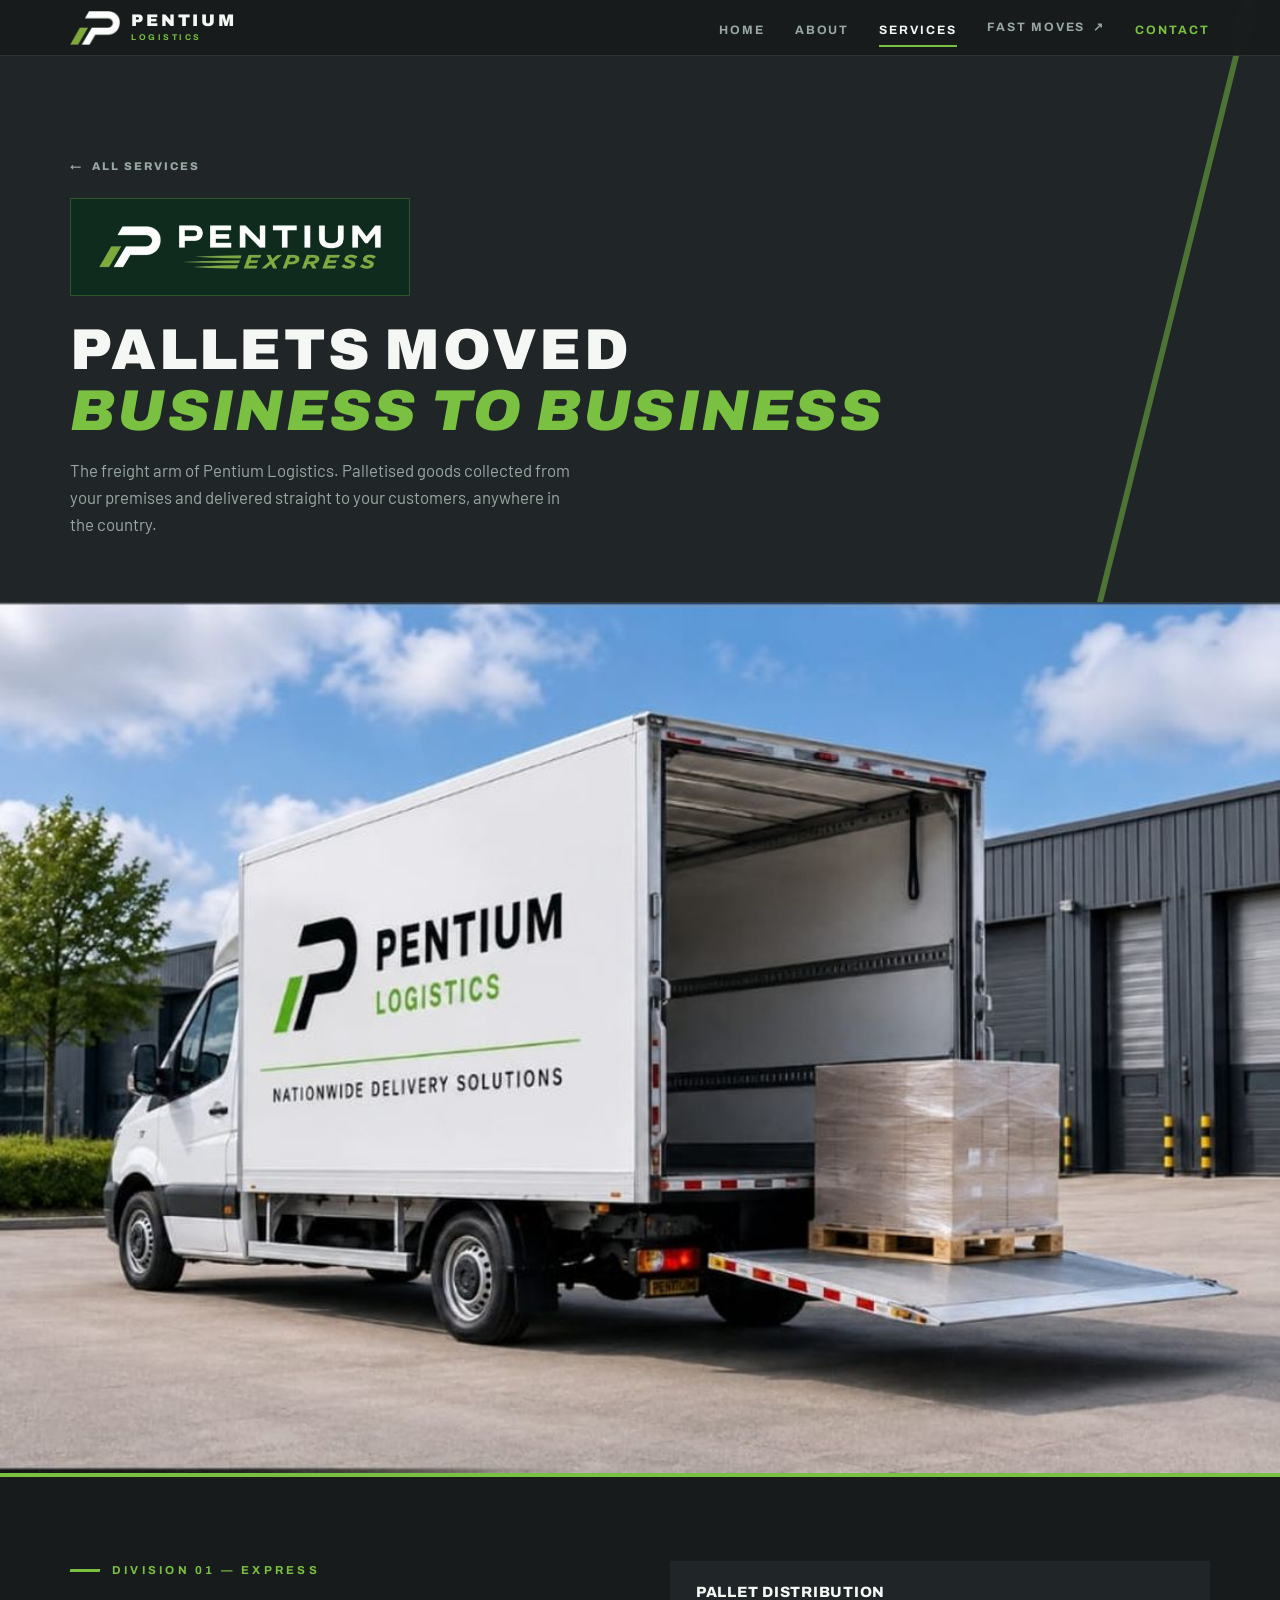
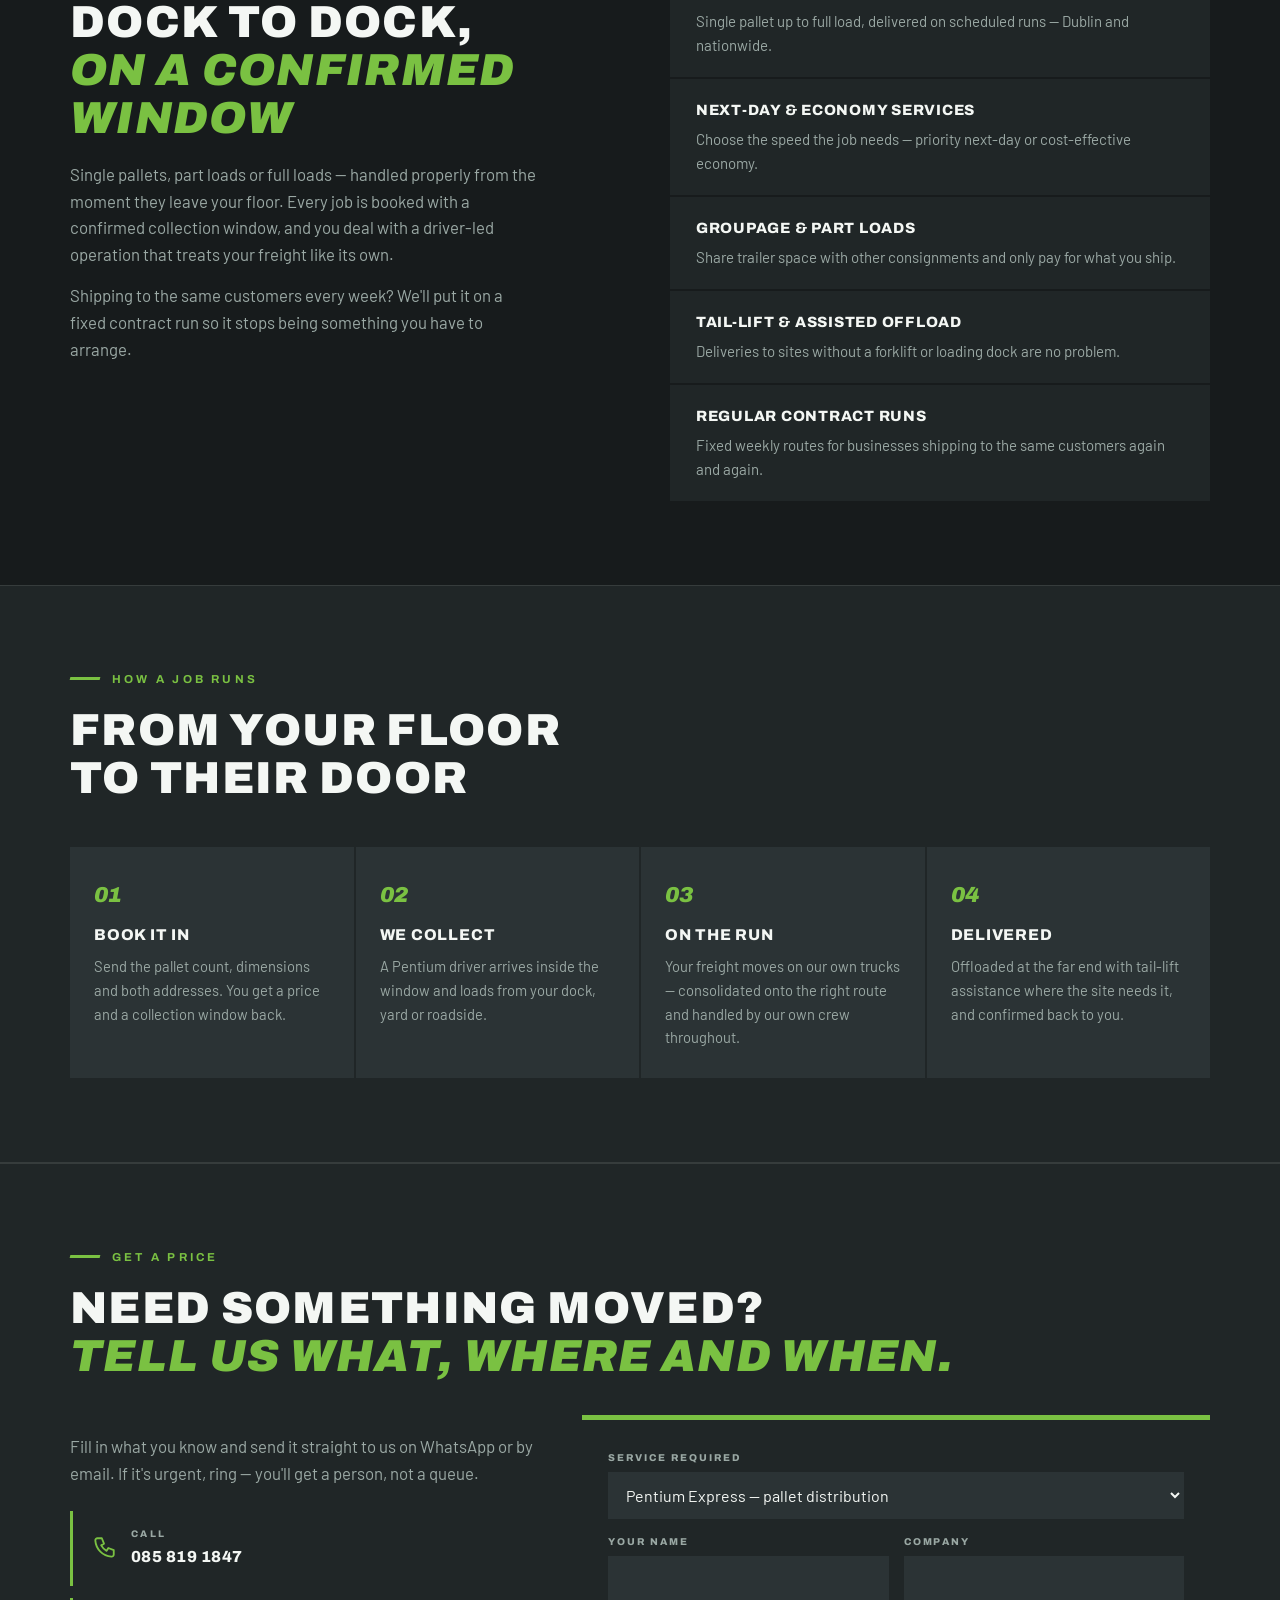
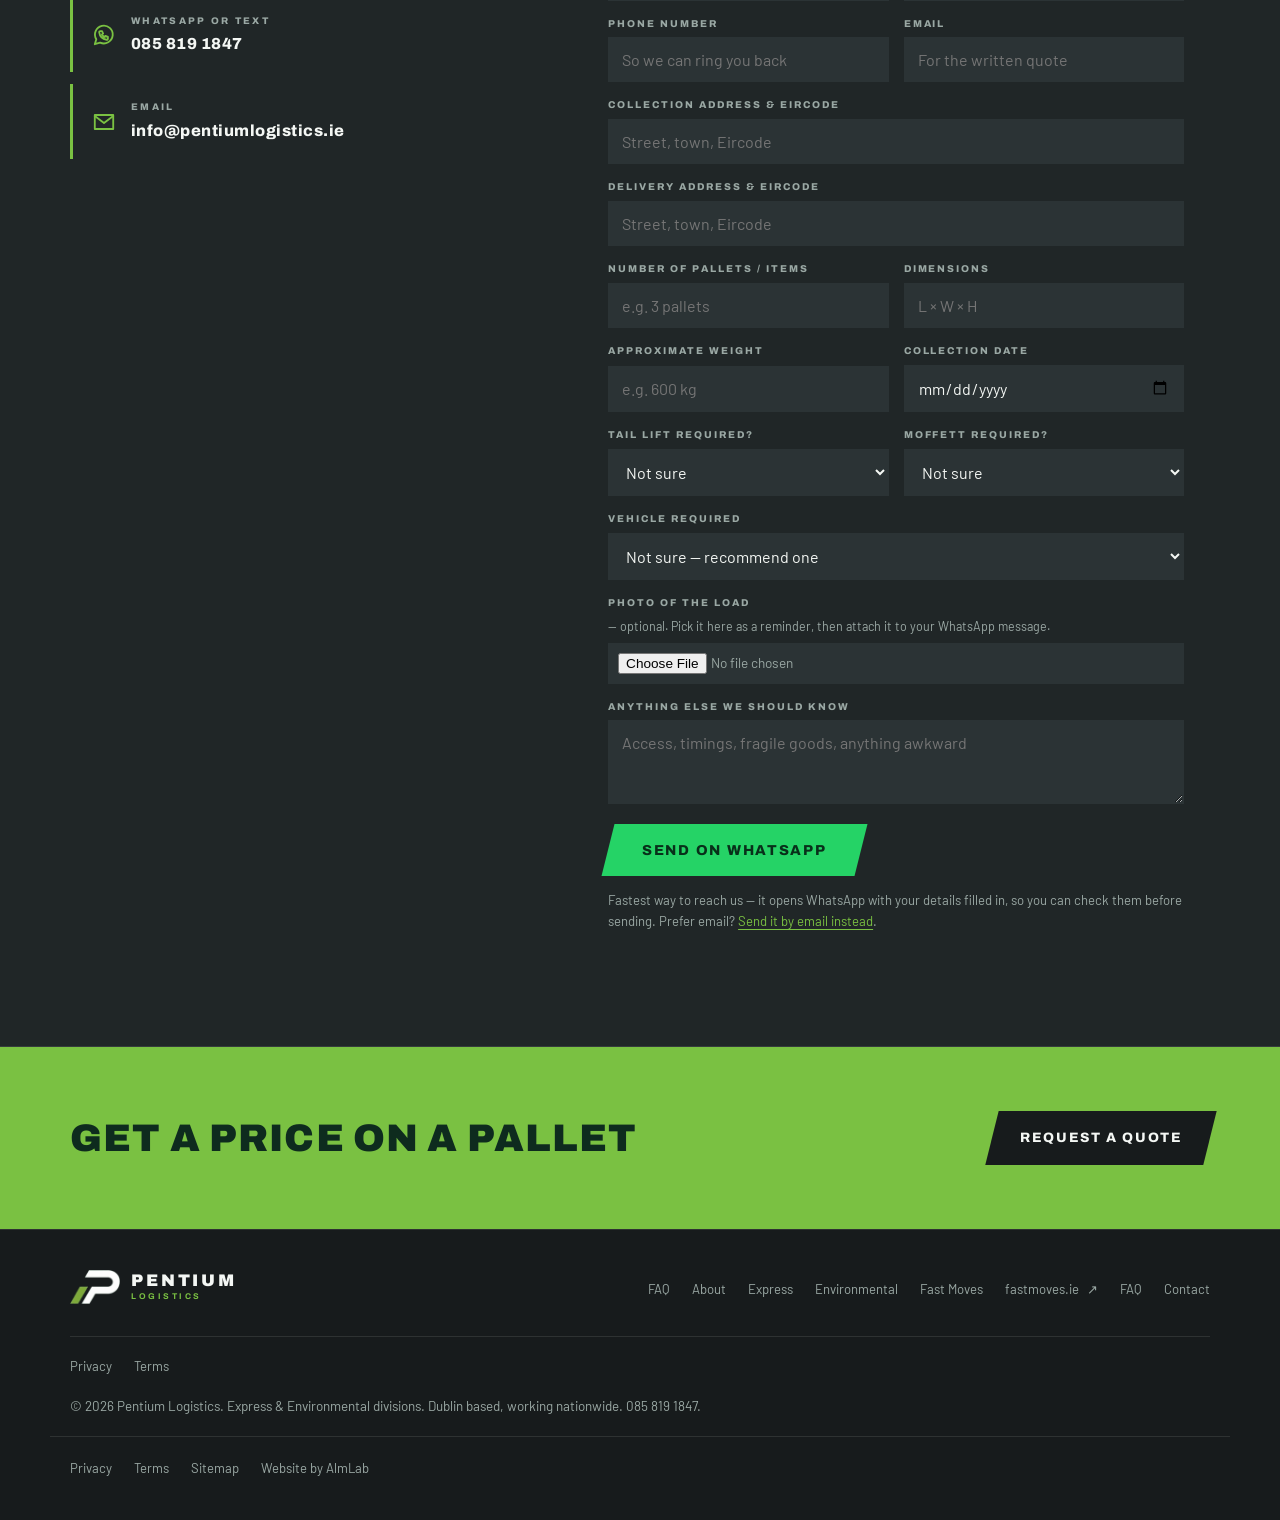
<file: express.html>
<!DOCTYPE html>
<html lang="en-IE">
<head>
<meta charset="utf-8">
<meta name="viewport" content="width=device-width, initial-scale=1.0, viewport-fit=cover">
<title>B2B Pallet Distribution Ireland | Pentium Express</title>
<meta name="description" content="Palletised freight collected from your premises and delivered to your customers. Single pallets to full loads, next-day or economy, tail lift available. Dublin and nationwide.">
<link rel="canonical" href="https://pentium-3.vercel.app/express.html">
<meta name="theme-color" content="#171b1c">
<meta property="og:type" content="website">
<meta property="og:locale" content="en_IE">
<meta property="og:site_name" content="Pentium Logistics">
<meta property="og:title" content="B2B Pallet Distribution Ireland | Pentium Express">
<meta property="og:description" content="Palletised freight collected from your premises and delivered to your customers. Single pallets to full loads, next-day or economy, tail lift available. Dublin and nationwide.">
<meta property="og:url" content="https://pentium-3.vercel.app/express.html">
<meta name="twitter:card" content="summary_large_image">
<link rel="icon" type="image/png" href="assets/favicon.png">
<link rel="preconnect" href="https://fonts.googleapis.com">
<link rel="preconnect" href="https://fonts.gstatic.com" crossorigin>
<link href="https://fonts.googleapis.com/css2?family=Archivo:wdth,wght@100,400..900;125,600..900&family=Barlow:wght@400;500;600&display=swap" rel="stylesheet">
<link rel="stylesheet" href="assets/styles.css">
<script type="application/ld+json">{
  "@context":"https://schema.org","@type":"LocalBusiness","@id":"https://pentium-3.vercel.app/#business",
  "name":"Pentium Logistics",
  "description":"B2B pallet distribution, Moffett collections and recyclable waste logistics. Dublin based, working nationwide.",
  "url":"https://pentium-3.vercel.app/","telephone":"+353858191847","email":"info@pentiumlogistics.ie",
  "address":{"@type":"PostalAddress","addressLocality":"Dublin","addressCountry":"IE"},
  "areaServed":{"@type":"Country","name":"Ireland"},
  "openingHoursSpecification":[{"@type":"OpeningHoursSpecification","dayOfWeek":["Monday","Tuesday","Wednesday","Thursday","Friday"],"opens":"08:00","closes":"18:00"}],
  "knowsAbout":["Pallet distribution","Moffett mounted forklift collections","Recyclable waste logistics","Tail lift delivery"]
}</script>
<script type="application/ld+json">{
  "@context":"https://schema.org","@type":"Service","name":"Pallet distribution","description":"B2B palletised freight collection and delivery across Ireland, from single pallets to full loads, with tail lift and assisted offload available.",
  "serviceType":"Pallet distribution","url":"https://pentium-3.vercel.app/express.html",
  "provider":{"@id":"https://pentium-3.vercel.app/#business"},
  "areaServed":{"@type":"Country","name":"Ireland"}
}</script>
</head>
<body>
<a class="skip" href="#main">Skip to content</a>
<svg width="0" height="0" style="position:absolute" aria-hidden="true"><defs>
<g id="i-recycle"><g transform="translate(12,12)">
  <path d="M-7 4.2h7.6"/><path d="M0.6 4.2l-2.5-2.6M0.6 4.2l-2.5 2.6"/>
  <g transform="rotate(120)"><path d="M-7 4.2h7.6"/><path d="M0.6 4.2l-2.5-2.6M0.6 4.2l-2.5 2.6"/></g>
  <g transform="rotate(240)"><path d="M-7 4.2h7.6"/><path d="M0.6 4.2l-2.5-2.6M0.6 4.2l-2.5 2.6"/></g>
</g></g>
<g id="i-truck"><path d="M2 6h11v11H2z"/><path d="M13 10h4l4 4v3h-8z"/><circle cx="7" cy="18" r="2"/><circle cx="17" cy="18" r="2"/></g>
<g id="i-forklift"><path d="M9 3v13H3v-7h6"/><path d="M9 13h6"/><path d="M15 6h6v7h-6z"/><circle cx="5" cy="18.5" r="1.8"/><circle cx="13" cy="18.5" r="1.8"/></g>
<g id="i-swap"><path d="M3 8h15l-4-4"/><path d="M21 16H6l4 4"/></g>
<g id="i-shield"><path d="M12 3l7 3v5c0 4.6-3 7.7-7 9-4-1.3-7-4.4-7-9V6z"/><path d="M9 12l2 2 4-4"/></g>
<g id="i-wheel"><circle cx="12" cy="12" r="8.6"/><circle cx="12" cy="12" r="2.6"/><path d="M12 3.4v6M4.9 16.3l5.1-3M19.1 16.3l-5.1-3"/></g>
<g id="i-phone"><path d="M6 3h4l2 5-2.6 1.6a12.5 12.5 0 0 0 5 5L16 12l5 2v4a2 2 0 0 1-2.2 2A16 16 0 0 1 4 5.2 2 2 0 0 1 6 3z"/></g>
<g id="i-clipboard"><path d="M9 3h6v3H9z"/><path d="M9 4.5H5.5v16h13v-16H15"/><path d="M9 13l2 2 4-4"/></g>
<g id="i-store"><path d="M4.5 9.5h15v11h-15z"/><path d="M3 9.5L5 5h14l2 4.5"/><path d="M9.5 20.5v-6h5v6"/></g>
<g id="i-factory"><path d="M3 20.5V11l5.5 3.5V11L14 14.5V7h7v13.5z"/><path d="M17 11.5h2M17 15.5h2"/></g>
<g id="i-warehouse"><path d="M3.5 20.5V9L12 4l8.5 5v11.5z"/><path d="M8 20.5v-7h8v7"/><path d="M8 16.5h8"/></g>
<g id="i-pallet"><path d="M7.5 3.5h9v7h-9z"/><path d="M12 3.5v7"/><path d="M3 14h18M3 18.5h18M6 14v4.5M18 14v4.5"/></g>
<g id="i-home"><path d="M4 11l8-6.5 8 6.5v9.5H4z"/><path d="M10 20.5V15h4v5.5"/></g>
<g id="i-hardhat"><path d="M3.5 17.5h17"/><path d="M5.5 15.5v-2a6.5 6.5 0 0 1 13 0v2z"/><path d="M10 7.6V4.5h4v3.1"/></g>
<g id="i-phone2"><path d="M6 3h4l2 5-2.6 1.6a12.5 12.5 0 0 0 5 5L16 12l5 2v4a2 2 0 0 1-2.2 2A16 16 0 0 1 4 5.2 2 2 0 0 1 6 3z"/></g>
<g id="i-wa"><path d="M3.5 20.5l1.4-4.6A8.2 8.2 0 1 1 8.4 19z"/><path d="M8.6 8.4h1.6l1 2.3-1.1.8a5.6 5.6 0 0 0 2.4 2.4l.8-1.1 2.3 1v1.6c0 .6-.5 1.1-1.2 1a8 8 0 0 1-6.8-6.8c-.1-.7.4-1.2 1-1.2z"/></g>
<g id="i-mail"><path d="M3.5 5.5h17v13h-17z"/><path d="M3.5 6.5l8.5 6.5 8.5-6.5"/></g>
<g id="i-clock"><circle cx="12" cy="12" r="8.6"/><path d="M12 6.8V12l3.4 2.4"/></g>
<g id="i-question"><circle cx="12" cy="12" r="8.6"/><path d="M9.6 9.6a2.5 2.5 0 1 1 3.3 2.4c-.6.2-.9.8-.9 1.4v.5"/><path d="M12 17.2h.01"/></g>
</defs></svg>
<nav aria-label="Main">
  <div class="nav-in">
    <a class="logo" href="index.html" aria-label="Pentium Logistics home">
      <img src="assets/pentium-mark.png" alt="" width="106" height="72">
      <span class="word"><b>PENTIUM</b><i>LOGISTICS</i></span>
    </a>
    <button class="burger" aria-expanded="false" aria-label="Menu"><span></span><span></span><span></span></button>
    <ul class="nav-links">
      <li><a href="index.html">Home</a></li>
      <li><a href="about.html">About</a></li>
      <li><a href="services.html" class="on" aria-current="page">Services</a></li>
      <li><a class="ext" href="https://www.fastmoves.ie/" target="_blank" rel="noopener noreferrer">Fast Moves</a></li>
      <li class="cta"><a href="contact.html">Contact</a></li>
    </ul>
  </div>
</nav>

<main id="main">

<header class="page-head">
  <div class="wrap">
    <a class="backlink" href="services.html">All services</a>
    <div class="wordmark"><img src="assets/pentium-express.png" alt="Pentium Express"></div>
    <h1>Pallets moved<br><em>business to business</em></h1>
    <p>The freight arm of Pentium Logistics. Palletised goods collected from your premises and delivered straight to your customers, anywhere in the country.</p>
  </div>
</header>

<figure class="photo-band rv">
  <img src="assets/fleet/taillift-van.jpg" alt="A pallet being lowered on the tail lift of a Pentium Express van" loading="lazy" decoding="async">
</figure>

<section>
  <div class="wrap two">
    <div class="rv">
      <div class="eyebrow">Division 01 &mdash; Express</div>
      <h2 class="sec">Dock to dock,<br><em>on a confirmed window</em></h2>
      <p class="lede">Single pallets, part loads or full loads &mdash; handled properly from the moment they leave your floor. Every job is booked with a confirmed collection window, and you deal with a driver-led operation that treats your freight like its own.</p>
      <p class="lede" style="margin-top:14px">Shipping to the same customers every week? We'll put it on a fixed contract run so it stops being something you have to arrange.</p>
    </div>
    <ul class="svc-list rv">
      <li><b>Pallet distribution</b><span>Single pallet up to full load, delivered on scheduled runs &mdash; Dublin and nationwide.</span></li>
      <li><b>Next-day &amp; economy services</b><span>Choose the speed the job needs &mdash; priority next-day or cost-effective economy.</span></li>
      <li><b>Groupage &amp; part loads</b><span>Share trailer space with other consignments and only pay for what you ship.</span></li>
      <li><b>Tail-lift &amp; assisted offload</b><span>Deliveries to sites without a forklift or loading dock are no problem.</span></li>
      <li><b>Regular contract runs</b><span>Fixed weekly routes for businesses shipping to the same customers again and again.</span></li>
    </ul>
  </div>
</section>

<section class="sec-alt">
  <div class="wrap">
    <div class="rv">
      <div class="eyebrow">How a job runs</div>
      <h2 class="sec">From your floor<br>to their door</h2>
    </div>
    <div class="cards">
      <div class="card rv"><div class="glyph">01</div><h3>Book it in</h3><p>Send the pallet count, dimensions and both addresses. You get a price and a collection window back.</p></div>
      <div class="card rv"><div class="glyph">02</div><h3>We collect</h3><p>A Pentium driver arrives inside the window and loads from your dock, yard or roadside.</p></div>
      <div class="card rv"><div class="glyph">03</div><h3>On the run</h3><p>Your freight moves on our own trucks &mdash; consolidated onto the right route and handled by our own crew throughout.</p></div>
      <div class="card rv"><div class="glyph">04</div><h3>Delivered</h3><p>Offloaded at the far end with tail-lift assistance where the site needs it, and confirmed back to you.</p></div>
    </div>
  </div>
</section>

<div class="quote-slot" id="quote-x" data-service="Pentium Express &mdash; pallet distribution">
<section class="sec-alt">
  <div class="wrap">
    <div class="rv">
      <div class="eyebrow">Get a price</div>
      <h2 class="sec">Need something moved?<br><em>Tell us what, where and when.</em></h2>
    </div>
    <div class="quote-wrap">
      <div class="rv">
        <p class="lede">Fill in what you know and send it straight to us on WhatsApp or by email. If it's urgent, ring &mdash; you'll get a person, not a queue.</p>
        <div class="reach">
          <a href="tel:+353858191847"><svg viewBox="0 0 24 24" aria-hidden="true"><use href="#i-phone2"/></svg><span><span class="k">Call</span><span class="v">085 819 1847</span></span></a>
          <a href="https://wa.me/353858191847" target="_blank" rel="noopener noreferrer"><svg viewBox="0 0 24 24" aria-hidden="true"><use href="#i-wa"/></svg><span><span class="k">WhatsApp or text</span><span class="v">085 819 1847</span></span></a>
          <a href="mailto:info@pentiumlogistics.ie"><svg viewBox="0 0 24 24" aria-hidden="true"><use href="#i-mail"/></svg><span><span class="k">Email</span><span class="v">info@pentiumlogistics.ie</span></span></a>
        </div>
      </div>

      <form class="qform2 rv" novalidate>
        <div class="qgrid">
          <label class="full">Service required
            <select name="service">
              <option value="">Not sure &mdash; advise me</option>
              <option>Pentium Express &mdash; pallet distribution</option>
              <option>Pentium Environmental &mdash; Moffett collection / recyclable waste</option>
            </select>
          </label>
          <label>Your name<input type="text" name="name" autocomplete="name"></label>
          <label>Company<input type="text" name="company" autocomplete="organization"></label>
          <label>Phone number<input type="tel" name="phone" autocomplete="tel" placeholder="So we can ring you back"></label>
          <label>Email<input type="email" name="email" autocomplete="email" placeholder="For the written quote"></label>
          <label class="full">Collection address &amp; Eircode<input type="text" name="from" placeholder="Street, town, Eircode"></label>
          <label class="full">Delivery address &amp; Eircode<input type="text" name="to" placeholder="Street, town, Eircode"></label>
          <label>Number of pallets / items<input type="text" name="qty" placeholder="e.g. 3 pallets"></label>
          <label>Dimensions<input type="text" name="dims" placeholder="L &times; W &times; H"></label>
          <label>Approximate weight<input type="text" name="weight" placeholder="e.g. 600 kg"></label>
          <label>Collection date<input type="date" name="date"></label>
          <label>Tail lift required?
            <select name="taillift"><option value="">Not sure</option><option>Yes</option><option>No</option></select>
          </label>
          <label>Moffett required?
            <select name="moffett"><option value="">Not sure</option><option>Yes</option><option>No</option></select>
          </label>
          <label class="full">Vehicle required
            <select name="vehicle">
              <option value="">Not sure &mdash; recommend one</option>
              <option>Standard van</option>
              <option>Tail-lift van</option>
              <option>Drop-side van</option>
              <option>Rigid with Moffett</option>
              <option>Rigid truck</option>
            </select>
          </label>
          <label class="full">Photo of the load <span class="hint">&mdash; optional. Pick it here as a reminder, then attach it to your WhatsApp message.</span>
            <input type="file" name="photo" accept="image/*">
          </label>
          <label class="full">Anything else we should know<textarea name="notes" placeholder="Access, timings, fragile goods, anything awkward"></textarea></label>
        </div>
        <p class="qerr" role="alert" hidden></p>
        <div class="qsend">
          <button type="button" class="btn btn-wa btn-big" data-send="wa"><span>Send on WhatsApp</span></button>
        </div>
        <p class="qnote">Fastest way to reach us &mdash; it opens WhatsApp with your details filled in, so you can check them before sending. Prefer email? <a href="#" data-send="mail">Send it by email instead</a>.</p>
        <div class="qdone" role="status" hidden>
          <b>Sent to WhatsApp.</b>
          <p>If WhatsApp didn't open, ring us on <a href="tel:+353858191847">085 819 1847</a> or email <a href="mailto:info@pentiumlogistics.ie">info@pentiumlogistics.ie</a>.</p>
        </div>
      </form>
    </div>
  </div>
</section>
</div>

<div class="cta-band">
  <div class="wrap">
    <h2>Get a price on a pallet</h2>
    <a class="btn" href="contact.html"><span>Request a quote</span></a>
  </div>
</div>
</main>


<footer>
  <div class="wrap foot">
    <a class="logo" href="index.html" aria-label="Back to home">
      <img src="assets/pentium-mark.png" alt="">
      <span class="word"><b>PENTIUM</b><i>LOGISTICS</i></span>
    </a>
    <ul class="foot-nav">
      <li><a href="faq.html">FAQ</a></li>
      <li><a href="about.html">About</a></li>
      <li><a href="express.html">Express</a></li>
      <li><a href="environmental.html">Environmental</a></li>
      <li><a href="fast-moves.html">Fast Moves</a></li>
      <li><a class="ext" href="https://www.fastmoves.ie/" target="_blank" rel="noopener noreferrer">fastmoves.ie</a></li>
      <li><a href="faq.html">FAQ</a></li>
      <li><a href="contact.html">Contact</a></li>
    </ul>
    <ul class="foot-nav" style="width:100%;margin-top:14px;padding-top:14px;border-top:1px solid var(--edge)">
      <li><a href="privacy.html">Privacy</a></li>
      <li><a href="terms.html">Terms</a></li>
    </ul>
    <small>&copy; 2026 Pentium Logistics. Express &amp; Environmental divisions. Dublin based, working nationwide. 085 819 1847.</small>
  </div>
  <div class="wrap foot legal">
    <ul class="foot-nav">
      <li><a href="privacy.html">Privacy</a></li>
      <li><a href="terms.html">Terms</a></li>
      <li><a href="sitemap.xml">Sitemap</a></li>
      <li><a href="https://almlabmarketing.com" target="_blank" rel="noopener">Website by AlmLab</a></li>
    </ul>
  </div>
</footer>

<div class="callbar">
  <a class="c1" href="tel:+353858191847">Call</a>
  <a class="c2" href="https://wa.me/353858191847" target="_blank" rel="noopener noreferrer">WhatsApp</a>
  <a class="c3" href="contact.html">Get a quote</a>
</div>
<script src="assets/site.js"></script>
</body>
</html>
</file>
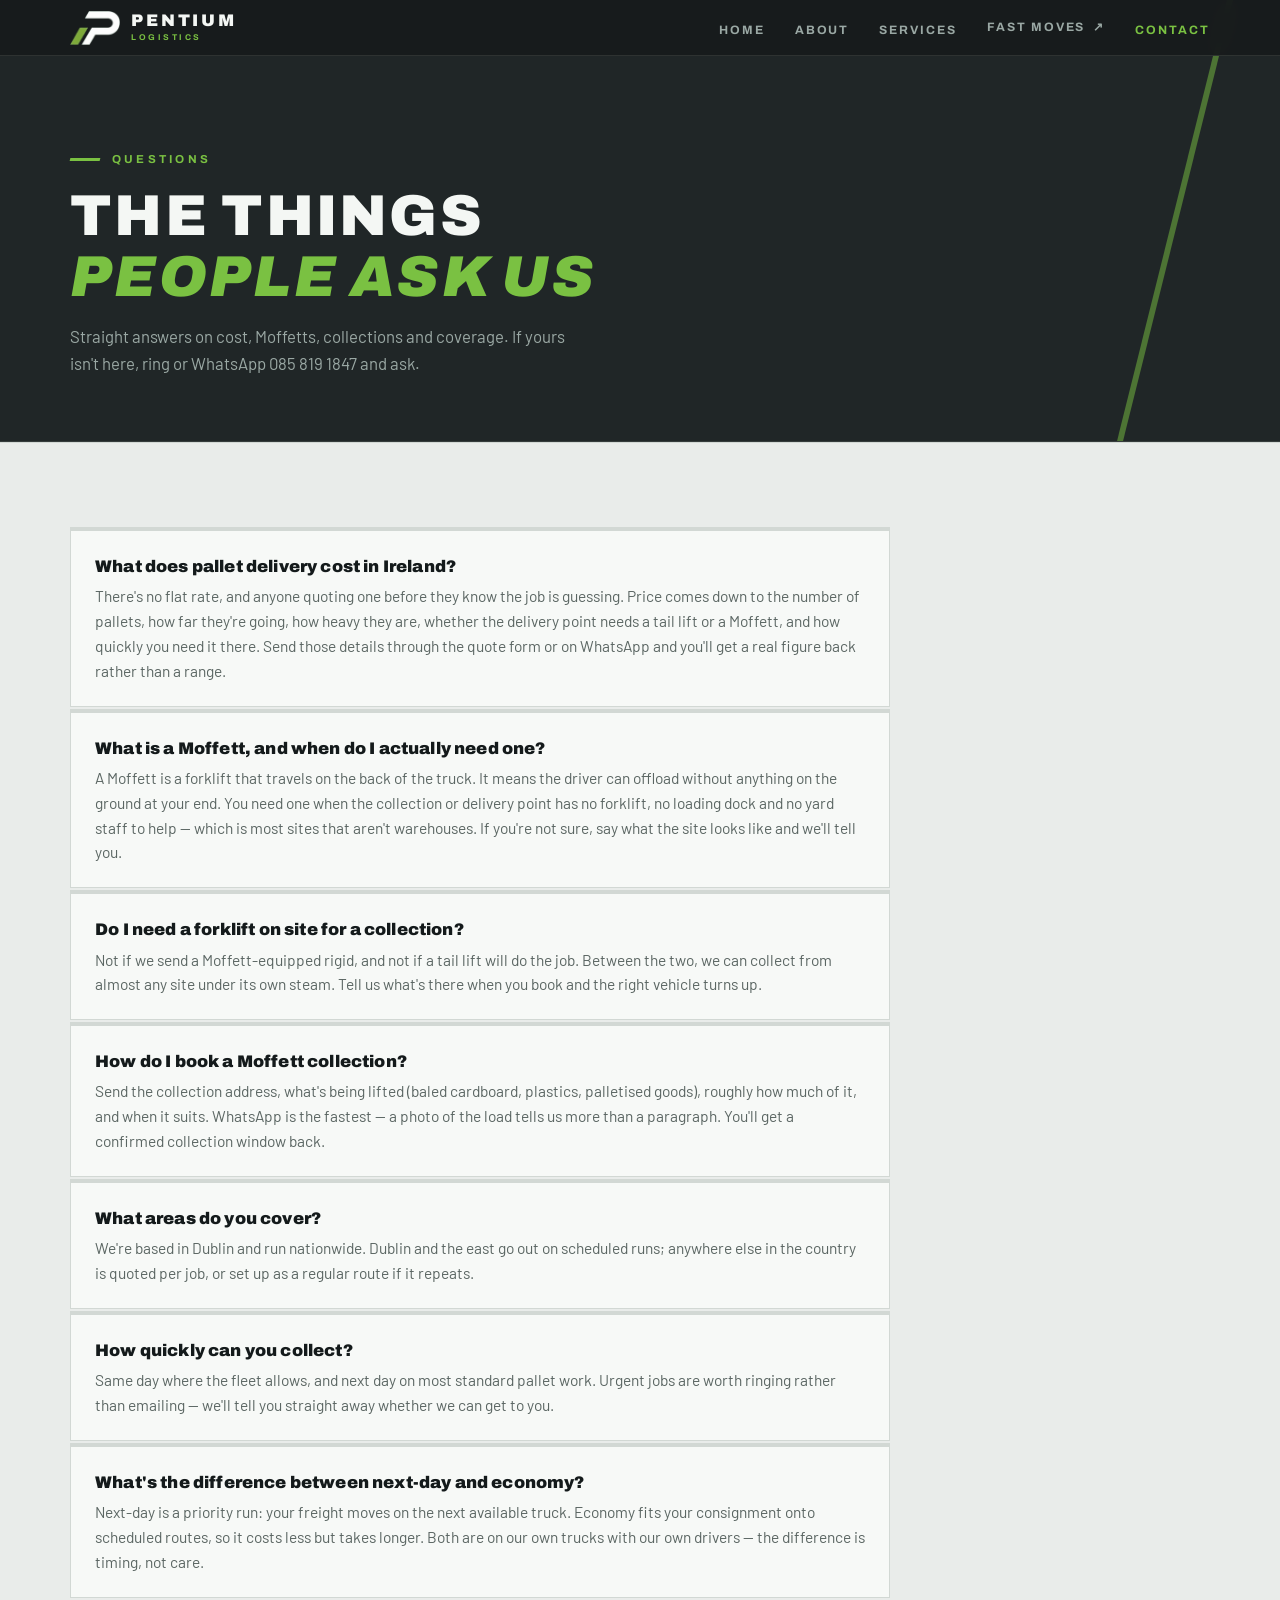
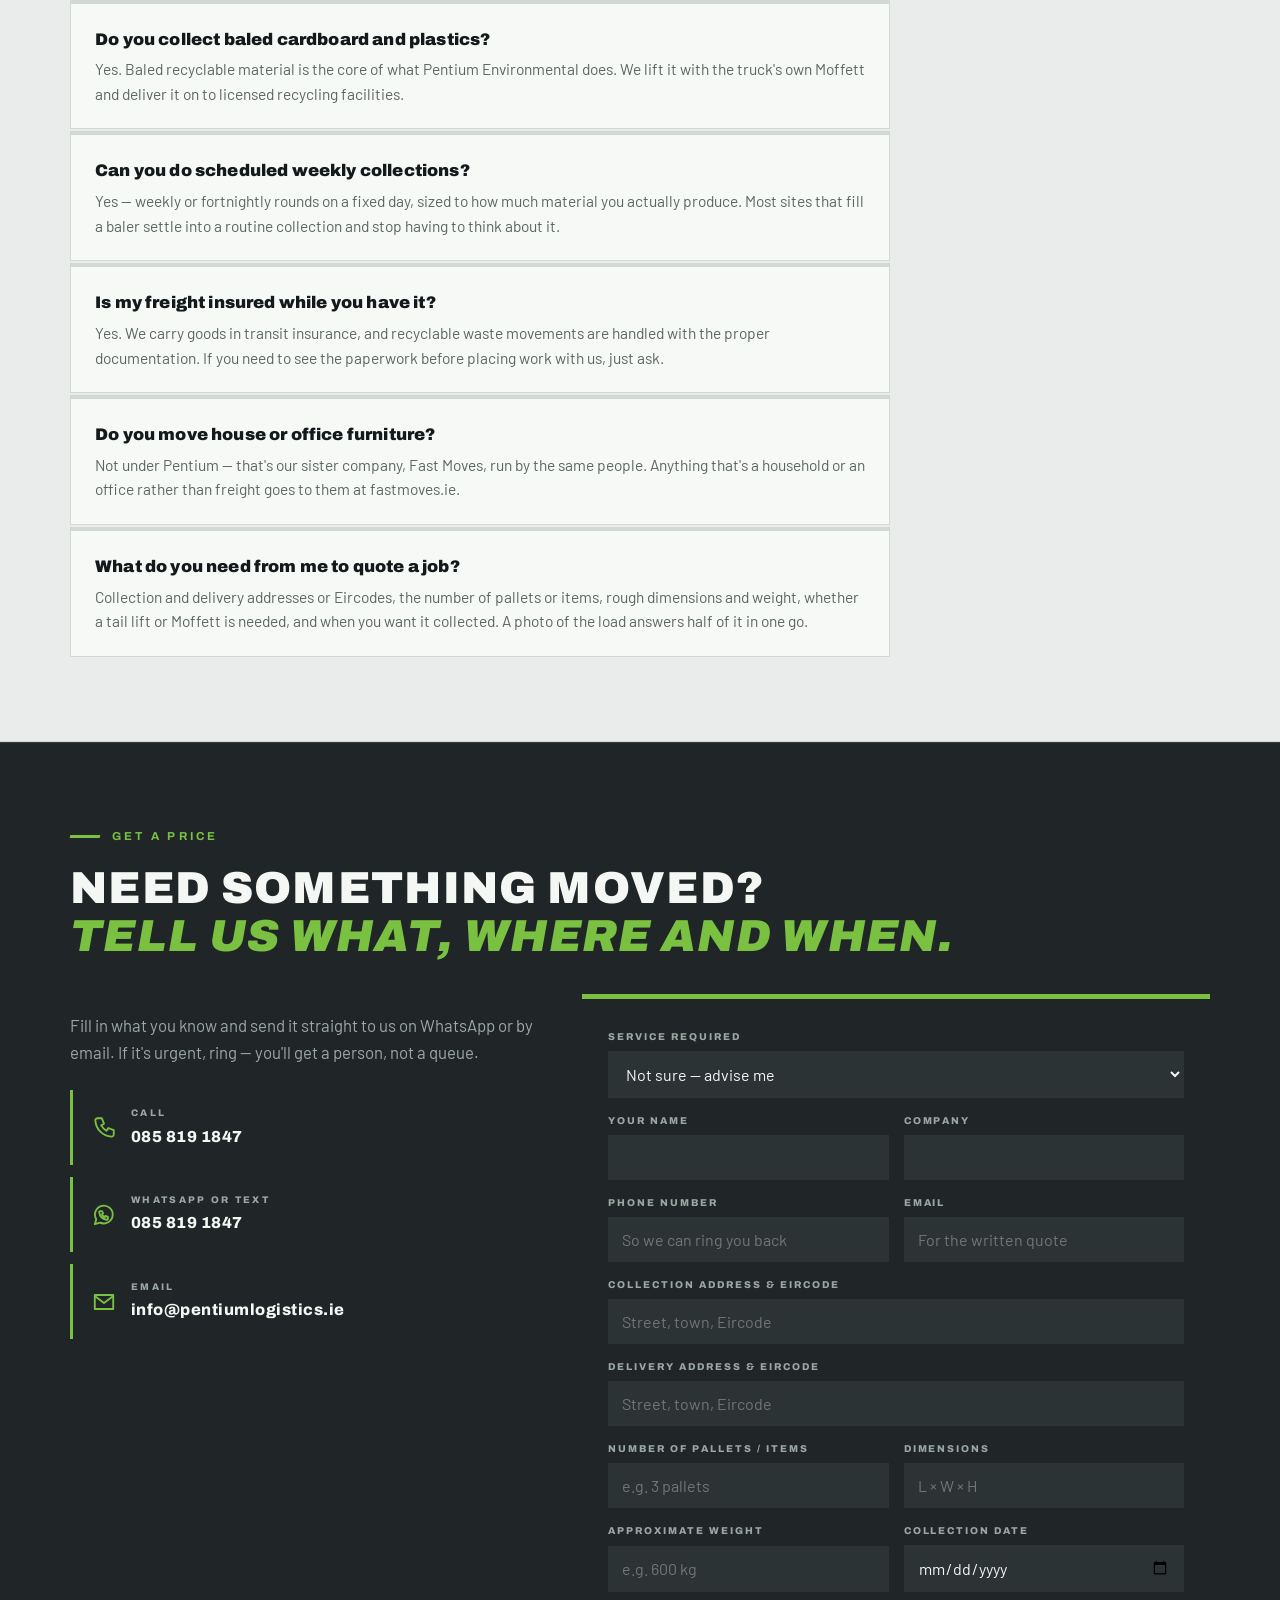
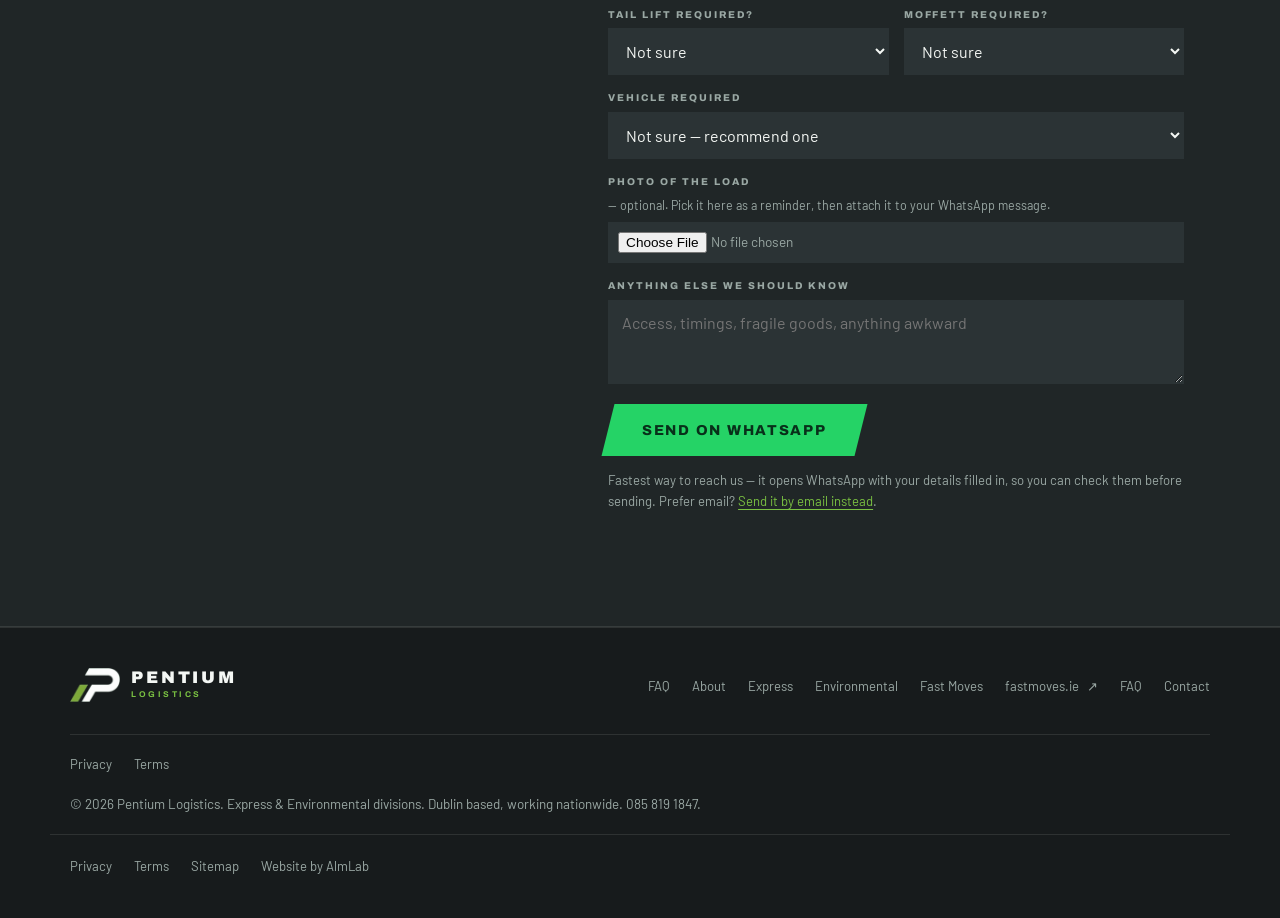
<file: faq.html>
<!DOCTYPE html>
<html lang="en-IE">
<head>
<meta charset="utf-8">
<meta name="viewport" content="width=device-width, initial-scale=1.0, viewport-fit=cover">
<title>Pallet Delivery &amp; Moffett Collection FAQs | Pentium Logistics</title>
<meta name="description" content="Straight answers on pallet delivery costs in Ireland, when you need a Moffett, booking collections, coverage and insurance.">
<link rel="canonical" href="https://pentium-3.vercel.app/faq.html">
<meta name="theme-color" content="#171b1c">
<meta property="og:type" content="website">
<meta property="og:locale" content="en_IE">
<meta property="og:site_name" content="Pentium Logistics">
<meta property="og:title" content="Pallet Delivery &amp; Moffett Collection FAQs | Pentium Logistics">
<meta property="og:description" content="Straight answers on pallet delivery costs in Ireland, when you need a Moffett, booking collections, coverage and insurance.">
<meta property="og:url" content="https://pentium-3.vercel.app/faq.html">
<meta name="twitter:card" content="summary_large_image">
<link rel="icon" type="image/png" href="assets/favicon.png">
<link rel="preconnect" href="https://fonts.googleapis.com">
<link rel="preconnect" href="https://fonts.gstatic.com" crossorigin>
<link href="https://fonts.googleapis.com/css2?family=Archivo:wdth,wght@100,400..900;125,600..900&family=Barlow:wght@400;500;600&display=swap" rel="stylesheet">
<link rel="stylesheet" href="assets/styles.css">
<script type="application/ld+json">{
  "@context":"https://schema.org","@type":"LocalBusiness","@id":"https://pentium-3.vercel.app/#business",
  "name":"Pentium Logistics",
  "description":"B2B pallet distribution, Moffett collections and recyclable waste logistics. Dublin based, working nationwide.",
  "url":"https://pentium-3.vercel.app/","telephone":"+353858191847","email":"info@pentiumlogistics.ie",
  "address":{"@type":"PostalAddress","addressLocality":"Dublin","addressCountry":"IE"},
  "areaServed":{"@type":"Country","name":"Ireland"},
  "openingHoursSpecification":[{"@type":"OpeningHoursSpecification","dayOfWeek":["Monday","Tuesday","Wednesday","Thursday","Friday"],"opens":"08:00","closes":"18:00"}],
  "knowsAbout":["Pallet distribution","Moffett mounted forklift collections","Recyclable waste logistics","Tail lift delivery"]
}</script>
<script type="application/ld+json">{"@context":"https://schema.org","@type":"FAQPage","mainEntity":[{"@type":"Question","name":"What does pallet delivery cost in Ireland?","acceptedAnswer":{"@type":"Answer","text":"There's no flat rate, and anyone quoting one before they know the job is guessing. Price comes down to the number of pallets, how far they're going, how heavy they are, whether the delivery point needs a tail lift or a Moffett, and how quickly you need it there. Send those details through the quote form or on WhatsApp and you'll get a real figure back rather than a range."}},{"@type":"Question","name":"What is a Moffett, and when do I actually need one?","acceptedAnswer":{"@type":"Answer","text":"A Moffett is a forklift that travels on the back of the truck. It means the driver can offload without anything on the ground at your end. You need one when the collection or delivery point has no forklift, no loading dock and no yard staff to help \u2014 which is most sites that aren't warehouses. If you're not sure, say what the site looks like and we'll tell you."}},{"@type":"Question","name":"Do I need a forklift on site for a collection?","acceptedAnswer":{"@type":"Answer","text":"Not if we send a Moffett-equipped rigid, and not if a tail lift will do the job. Between the two, we can collect from almost any site under its own steam. Tell us what's there when you book and the right vehicle turns up."}},{"@type":"Question","name":"How do I book a Moffett collection?","acceptedAnswer":{"@type":"Answer","text":"Send the collection address, what's being lifted (baled cardboard, plastics, palletised goods), roughly how much of it, and when it suits. WhatsApp is the fastest \u2014 a photo of the load tells us more than a paragraph. You'll get a confirmed collection window back."}},{"@type":"Question","name":"What areas do you cover?","acceptedAnswer":{"@type":"Answer","text":"We're based in Dublin and run nationwide. Dublin and the east go out on scheduled runs; anywhere else in the country is quoted per job, or set up as a regular route if it repeats."}},{"@type":"Question","name":"How quickly can you collect?","acceptedAnswer":{"@type":"Answer","text":"Same day where the fleet allows, and next day on most standard pallet work. Urgent jobs are worth ringing rather than emailing \u2014 we'll tell you straight away whether we can get to you."}},{"@type":"Question","name":"What's the difference between next-day and economy?","acceptedAnswer":{"@type":"Answer","text":"Next-day is a priority run: your freight moves on the next available truck. Economy fits your consignment onto scheduled routes, so it costs less but takes longer. Both are on our own trucks with our own drivers \u2014 the difference is timing, not care."}},{"@type":"Question","name":"Do you collect baled cardboard and plastics?","acceptedAnswer":{"@type":"Answer","text":"Yes. Baled recyclable material is the core of what Pentium Environmental does. We lift it with the truck's own Moffett and deliver it on to licensed recycling facilities."}},{"@type":"Question","name":"Can you do scheduled weekly collections?","acceptedAnswer":{"@type":"Answer","text":"Yes \u2014 weekly or fortnightly rounds on a fixed day, sized to how much material you actually produce. Most sites that fill a baler settle into a routine collection and stop having to think about it."}},{"@type":"Question","name":"Is my freight insured while you have it?","acceptedAnswer":{"@type":"Answer","text":"Yes. We carry goods in transit insurance, and recyclable waste movements are handled with the proper documentation. If you need to see the paperwork before placing work with us, just ask."}},{"@type":"Question","name":"Do you move house or office furniture?","acceptedAnswer":{"@type":"Answer","text":"Not under Pentium \u2014 that's our sister company, Fast Moves, run by the same people. Anything that's a household or an office rather than freight goes to them at fastmoves.ie."}},{"@type":"Question","name":"What do you need from me to quote a job?","acceptedAnswer":{"@type":"Answer","text":"Collection and delivery addresses or Eircodes, the number of pallets or items, rough dimensions and weight, whether a tail lift or Moffett is needed, and when you want it collected. A photo of the load answers half of it in one go."}}]}</script>
</head>
<body>
<a class="skip" href="#main">Skip to content</a>
<svg width="0" height="0" style="position:absolute" aria-hidden="true"><defs>
<g id="i-recycle"><g transform="translate(12,12)">
  <path d="M-7 4.2h7.6"/><path d="M0.6 4.2l-2.5-2.6M0.6 4.2l-2.5 2.6"/>
  <g transform="rotate(120)"><path d="M-7 4.2h7.6"/><path d="M0.6 4.2l-2.5-2.6M0.6 4.2l-2.5 2.6"/></g>
  <g transform="rotate(240)"><path d="M-7 4.2h7.6"/><path d="M0.6 4.2l-2.5-2.6M0.6 4.2l-2.5 2.6"/></g>
</g></g>
<g id="i-truck"><path d="M2 6h11v11H2z"/><path d="M13 10h4l4 4v3h-8z"/><circle cx="7" cy="18" r="2"/><circle cx="17" cy="18" r="2"/></g>
<g id="i-forklift"><path d="M9 3v13H3v-7h6"/><path d="M9 13h6"/><path d="M15 6h6v7h-6z"/><circle cx="5" cy="18.5" r="1.8"/><circle cx="13" cy="18.5" r="1.8"/></g>
<g id="i-swap"><path d="M3 8h15l-4-4"/><path d="M21 16H6l4 4"/></g>
<g id="i-shield"><path d="M12 3l7 3v5c0 4.6-3 7.7-7 9-4-1.3-7-4.4-7-9V6z"/><path d="M9 12l2 2 4-4"/></g>
<g id="i-wheel"><circle cx="12" cy="12" r="8.6"/><circle cx="12" cy="12" r="2.6"/><path d="M12 3.4v6M4.9 16.3l5.1-3M19.1 16.3l-5.1-3"/></g>
<g id="i-phone"><path d="M6 3h4l2 5-2.6 1.6a12.5 12.5 0 0 0 5 5L16 12l5 2v4a2 2 0 0 1-2.2 2A16 16 0 0 1 4 5.2 2 2 0 0 1 6 3z"/></g>
<g id="i-clipboard"><path d="M9 3h6v3H9z"/><path d="M9 4.5H5.5v16h13v-16H15"/><path d="M9 13l2 2 4-4"/></g>
<g id="i-store"><path d="M4.5 9.5h15v11h-15z"/><path d="M3 9.5L5 5h14l2 4.5"/><path d="M9.5 20.5v-6h5v6"/></g>
<g id="i-factory"><path d="M3 20.5V11l5.5 3.5V11L14 14.5V7h7v13.5z"/><path d="M17 11.5h2M17 15.5h2"/></g>
<g id="i-warehouse"><path d="M3.5 20.5V9L12 4l8.5 5v11.5z"/><path d="M8 20.5v-7h8v7"/><path d="M8 16.5h8"/></g>
<g id="i-pallet"><path d="M7.5 3.5h9v7h-9z"/><path d="M12 3.5v7"/><path d="M3 14h18M3 18.5h18M6 14v4.5M18 14v4.5"/></g>
<g id="i-home"><path d="M4 11l8-6.5 8 6.5v9.5H4z"/><path d="M10 20.5V15h4v5.5"/></g>
<g id="i-hardhat"><path d="M3.5 17.5h17"/><path d="M5.5 15.5v-2a6.5 6.5 0 0 1 13 0v2z"/><path d="M10 7.6V4.5h4v3.1"/></g>
<g id="i-phone2"><path d="M6 3h4l2 5-2.6 1.6a12.5 12.5 0 0 0 5 5L16 12l5 2v4a2 2 0 0 1-2.2 2A16 16 0 0 1 4 5.2 2 2 0 0 1 6 3z"/></g>
<g id="i-wa"><path d="M3.5 20.5l1.4-4.6A8.2 8.2 0 1 1 8.4 19z"/><path d="M8.6 8.4h1.6l1 2.3-1.1.8a5.6 5.6 0 0 0 2.4 2.4l.8-1.1 2.3 1v1.6c0 .6-.5 1.1-1.2 1a8 8 0 0 1-6.8-6.8c-.1-.7.4-1.2 1-1.2z"/></g>
<g id="i-mail"><path d="M3.5 5.5h17v13h-17z"/><path d="M3.5 6.5l8.5 6.5 8.5-6.5"/></g>
<g id="i-clock"><circle cx="12" cy="12" r="8.6"/><path d="M12 6.8V12l3.4 2.4"/></g>
<g id="i-question"><circle cx="12" cy="12" r="8.6"/><path d="M9.6 9.6a2.5 2.5 0 1 1 3.3 2.4c-.6.2-.9.8-.9 1.4v.5"/><path d="M12 17.2h.01"/></g>
</defs></svg>
<nav aria-label="Main">
  <div class="nav-in">
    <a class="logo" href="index.html" aria-label="Pentium Logistics home">
      <img src="assets/pentium-mark.png" alt="" width="106" height="72">
      <span class="word"><b>PENTIUM</b><i>LOGISTICS</i></span>
    </a>
    <button class="burger" aria-expanded="false" aria-label="Menu"><span></span><span></span><span></span></button>
    <ul class="nav-links">
      <li><a href="index.html">Home</a></li>
      <li><a href="about.html">About</a></li>
      <li><a href="services.html">Services</a></li>
      <li><a class="ext" href="https://www.fastmoves.ie/" target="_blank" rel="noopener noreferrer">Fast Moves</a></li>
      <li class="cta"><a href="contact.html">Contact</a></li>
    </ul>
  </div>
</nav>

<main id="main">

<header class="page-head">
  <div class="wrap">
    <div class="eyebrow">Questions</div>
    <h1>The things<br><em>people ask us</em></h1>
    <p>Straight answers on cost, Moffetts, collections and coverage. If yours isn't here, ring or WhatsApp 085 819 1847 and ask.</p>
  </div>
</header>

<section class="areas">
  <div class="wrap">
    <div class="faq-list">
      <article class="area rv">
        <div class="area-body">
          <h3>What does pallet delivery cost in Ireland?</h3>
          <p class="area-sum">There's no flat rate, and anyone quoting one before they know the job is guessing. Price comes down to the number of pallets, how far they're going, how heavy they are, whether the delivery point needs a tail lift or a Moffett, and how quickly you need it there. Send those details through the quote form or on WhatsApp and you'll get a real figure back rather than a range.</p>
        </div>
      </article>
      <article class="area rv">
        <div class="area-body">
          <h3>What is a Moffett, and when do I actually need one?</h3>
          <p class="area-sum">A Moffett is a forklift that travels on the back of the truck. It means the driver can offload without anything on the ground at your end. You need one when the collection or delivery point has no forklift, no loading dock and no yard staff to help &mdash; which is most sites that aren't warehouses. If you're not sure, say what the site looks like and we'll tell you.</p>
        </div>
      </article>
      <article class="area rv">
        <div class="area-body">
          <h3>Do I need a forklift on site for a collection?</h3>
          <p class="area-sum">Not if we send a Moffett-equipped rigid, and not if a tail lift will do the job. Between the two, we can collect from almost any site under its own steam. Tell us what's there when you book and the right vehicle turns up.</p>
        </div>
      </article>
      <article class="area rv">
        <div class="area-body">
          <h3>How do I book a Moffett collection?</h3>
          <p class="area-sum">Send the collection address, what's being lifted (baled cardboard, plastics, palletised goods), roughly how much of it, and when it suits. WhatsApp is the fastest &mdash; a photo of the load tells us more than a paragraph. You'll get a confirmed collection window back.</p>
        </div>
      </article>
      <article class="area rv">
        <div class="area-body">
          <h3>What areas do you cover?</h3>
          <p class="area-sum">We're based in Dublin and run nationwide. Dublin and the east go out on scheduled runs; anywhere else in the country is quoted per job, or set up as a regular route if it repeats.</p>
        </div>
      </article>
      <article class="area rv">
        <div class="area-body">
          <h3>How quickly can you collect?</h3>
          <p class="area-sum">Same day where the fleet allows, and next day on most standard pallet work. Urgent jobs are worth ringing rather than emailing &mdash; we'll tell you straight away whether we can get to you.</p>
        </div>
      </article>
      <article class="area rv">
        <div class="area-body">
          <h3>What's the difference between next-day and economy?</h3>
          <p class="area-sum">Next-day is a priority run: your freight moves on the next available truck. Economy fits your consignment onto scheduled routes, so it costs less but takes longer. Both are on our own trucks with our own drivers &mdash; the difference is timing, not care.</p>
        </div>
      </article>
      <article class="area rv">
        <div class="area-body">
          <h3>Do you collect baled cardboard and plastics?</h3>
          <p class="area-sum">Yes. Baled recyclable material is the core of what Pentium Environmental does. We lift it with the truck's own Moffett and deliver it on to licensed recycling facilities.</p>
        </div>
      </article>
      <article class="area rv">
        <div class="area-body">
          <h3>Can you do scheduled weekly collections?</h3>
          <p class="area-sum">Yes &mdash; weekly or fortnightly rounds on a fixed day, sized to how much material you actually produce. Most sites that fill a baler settle into a routine collection and stop having to think about it.</p>
        </div>
      </article>
      <article class="area rv">
        <div class="area-body">
          <h3>Is my freight insured while you have it?</h3>
          <p class="area-sum">Yes. We carry goods in transit insurance, and recyclable waste movements are handled with the proper documentation. If you need to see the paperwork before placing work with us, just ask.</p>
        </div>
      </article>
      <article class="area rv">
        <div class="area-body">
          <h3>Do you move house or office furniture?</h3>
          <p class="area-sum">Not under Pentium &mdash; that's our sister company, Fast Moves, run by the same people. Anything that's a household or an office rather than freight goes to them at fastmoves.ie.</p>
        </div>
      </article>
      <article class="area rv">
        <div class="area-body">
          <h3>What do you need from me to quote a job?</h3>
          <p class="area-sum">Collection and delivery addresses or Eircodes, the number of pallets or items, rough dimensions and weight, whether a tail lift or Moffett is needed, and when you want it collected. A photo of the load answers half of it in one go.</p>
        </div>
      </article>
    </div>
  </div>
</section>

<div class="quote-slot" id="quote">
<section class="sec-alt">
  <div class="wrap">
    <div class="rv">
      <div class="eyebrow">Get a price</div>
      <h2 class="sec">Need something moved?<br><em>Tell us what, where and when.</em></h2>
    </div>
    <div class="quote-wrap">
      <div class="rv">
        <p class="lede">Fill in what you know and send it straight to us on WhatsApp or by email. If it's urgent, ring &mdash; you'll get a person, not a queue.</p>
        <div class="reach">
          <a href="tel:+353858191847"><svg viewBox="0 0 24 24" aria-hidden="true"><use href="#i-phone2"/></svg><span><span class="k">Call</span><span class="v">085 819 1847</span></span></a>
          <a href="https://wa.me/353858191847" target="_blank" rel="noopener noreferrer"><svg viewBox="0 0 24 24" aria-hidden="true"><use href="#i-wa"/></svg><span><span class="k">WhatsApp or text</span><span class="v">085 819 1847</span></span></a>
          <a href="mailto:info@pentiumlogistics.ie"><svg viewBox="0 0 24 24" aria-hidden="true"><use href="#i-mail"/></svg><span><span class="k">Email</span><span class="v">info@pentiumlogistics.ie</span></span></a>
        </div>
      </div>

      <form class="qform2 rv" novalidate>
        <div class="qgrid">
          <label class="full">Service required
            <select name="service">
              <option value="">Not sure &mdash; advise me</option>
              <option>Pentium Express &mdash; pallet distribution</option>
              <option>Pentium Environmental &mdash; Moffett collection / recyclable waste</option>
            </select>
          </label>
          <label>Your name<input type="text" name="name" autocomplete="name"></label>
          <label>Company<input type="text" name="company" autocomplete="organization"></label>
          <label>Phone number<input type="tel" name="phone" autocomplete="tel" placeholder="So we can ring you back"></label>
          <label>Email<input type="email" name="email" autocomplete="email" placeholder="For the written quote"></label>
          <label class="full">Collection address &amp; Eircode<input type="text" name="from" placeholder="Street, town, Eircode"></label>
          <label class="full">Delivery address &amp; Eircode<input type="text" name="to" placeholder="Street, town, Eircode"></label>
          <label>Number of pallets / items<input type="text" name="qty" placeholder="e.g. 3 pallets"></label>
          <label>Dimensions<input type="text" name="dims" placeholder="L &times; W &times; H"></label>
          <label>Approximate weight<input type="text" name="weight" placeholder="e.g. 600 kg"></label>
          <label>Collection date<input type="date" name="date"></label>
          <label>Tail lift required?
            <select name="taillift"><option value="">Not sure</option><option>Yes</option><option>No</option></select>
          </label>
          <label>Moffett required?
            <select name="moffett"><option value="">Not sure</option><option>Yes</option><option>No</option></select>
          </label>
          <label class="full">Vehicle required
            <select name="vehicle">
              <option value="">Not sure &mdash; recommend one</option>
              <option>Standard van</option>
              <option>Tail-lift van</option>
              <option>Drop-side van</option>
              <option>Rigid with Moffett</option>
              <option>Rigid truck</option>
            </select>
          </label>
          <label class="full">Photo of the load <span class="hint">&mdash; optional. Pick it here as a reminder, then attach it to your WhatsApp message.</span>
            <input type="file" name="photo" accept="image/*">
          </label>
          <label class="full">Anything else we should know<textarea name="notes" placeholder="Access, timings, fragile goods, anything awkward"></textarea></label>
        </div>
        <p class="qerr" role="alert" hidden></p>
        <div class="qsend">
          <button type="button" class="btn btn-wa btn-big" data-send="wa"><span>Send on WhatsApp</span></button>
        </div>
        <p class="qnote">Fastest way to reach us &mdash; it opens WhatsApp with your details filled in, so you can check them before sending. Prefer email? <a href="#" data-send="mail">Send it by email instead</a>.</p>
        <div class="qdone" role="status" hidden>
          <b>Sent to WhatsApp.</b>
          <p>If WhatsApp didn't open, ring us on <a href="tel:+353858191847">085 819 1847</a> or email <a href="mailto:info@pentiumlogistics.ie">info@pentiumlogistics.ie</a>.</p>
        </div>
      </form>
    </div>
  </div>
</section>
</div>
</main>


<footer>
  <div class="wrap foot">
    <a class="logo" href="index.html" aria-label="Back to home">
      <img src="assets/pentium-mark.png" alt="">
      <span class="word"><b>PENTIUM</b><i>LOGISTICS</i></span>
    </a>
    <ul class="foot-nav">
      <li><a href="faq.html">FAQ</a></li>
      <li><a href="about.html">About</a></li>
      <li><a href="express.html">Express</a></li>
      <li><a href="environmental.html">Environmental</a></li>
      <li><a href="fast-moves.html">Fast Moves</a></li>
      <li><a class="ext" href="https://www.fastmoves.ie/" target="_blank" rel="noopener noreferrer">fastmoves.ie</a></li>
      <li><a href="faq.html">FAQ</a></li>
      <li><a href="contact.html">Contact</a></li>
    </ul>
    <ul class="foot-nav" style="width:100%;margin-top:14px;padding-top:14px;border-top:1px solid var(--edge)">
      <li><a href="privacy.html">Privacy</a></li>
      <li><a href="terms.html">Terms</a></li>
    </ul>
    <small>&copy; 2026 Pentium Logistics. Express &amp; Environmental divisions. Dublin based, working nationwide. 085 819 1847.</small>
  </div>
  <div class="wrap foot legal">
    <ul class="foot-nav">
      <li><a href="privacy.html">Privacy</a></li>
      <li><a href="terms.html">Terms</a></li>
      <li><a href="sitemap.xml">Sitemap</a></li>
      <li><a href="https://almlabmarketing.com" target="_blank" rel="noopener">Website by AlmLab</a></li>
    </ul>
  </div>
</footer>

<div class="callbar">
  <a class="c1" href="tel:+353858191847">Call</a>
  <a class="c2" href="https://wa.me/353858191847" target="_blank" rel="noopener noreferrer">WhatsApp</a>
  <a class="c3" href="contact.html">Get a quote</a>
</div>
<script src="assets/site.js"></script>
</body>
</html>
</file>
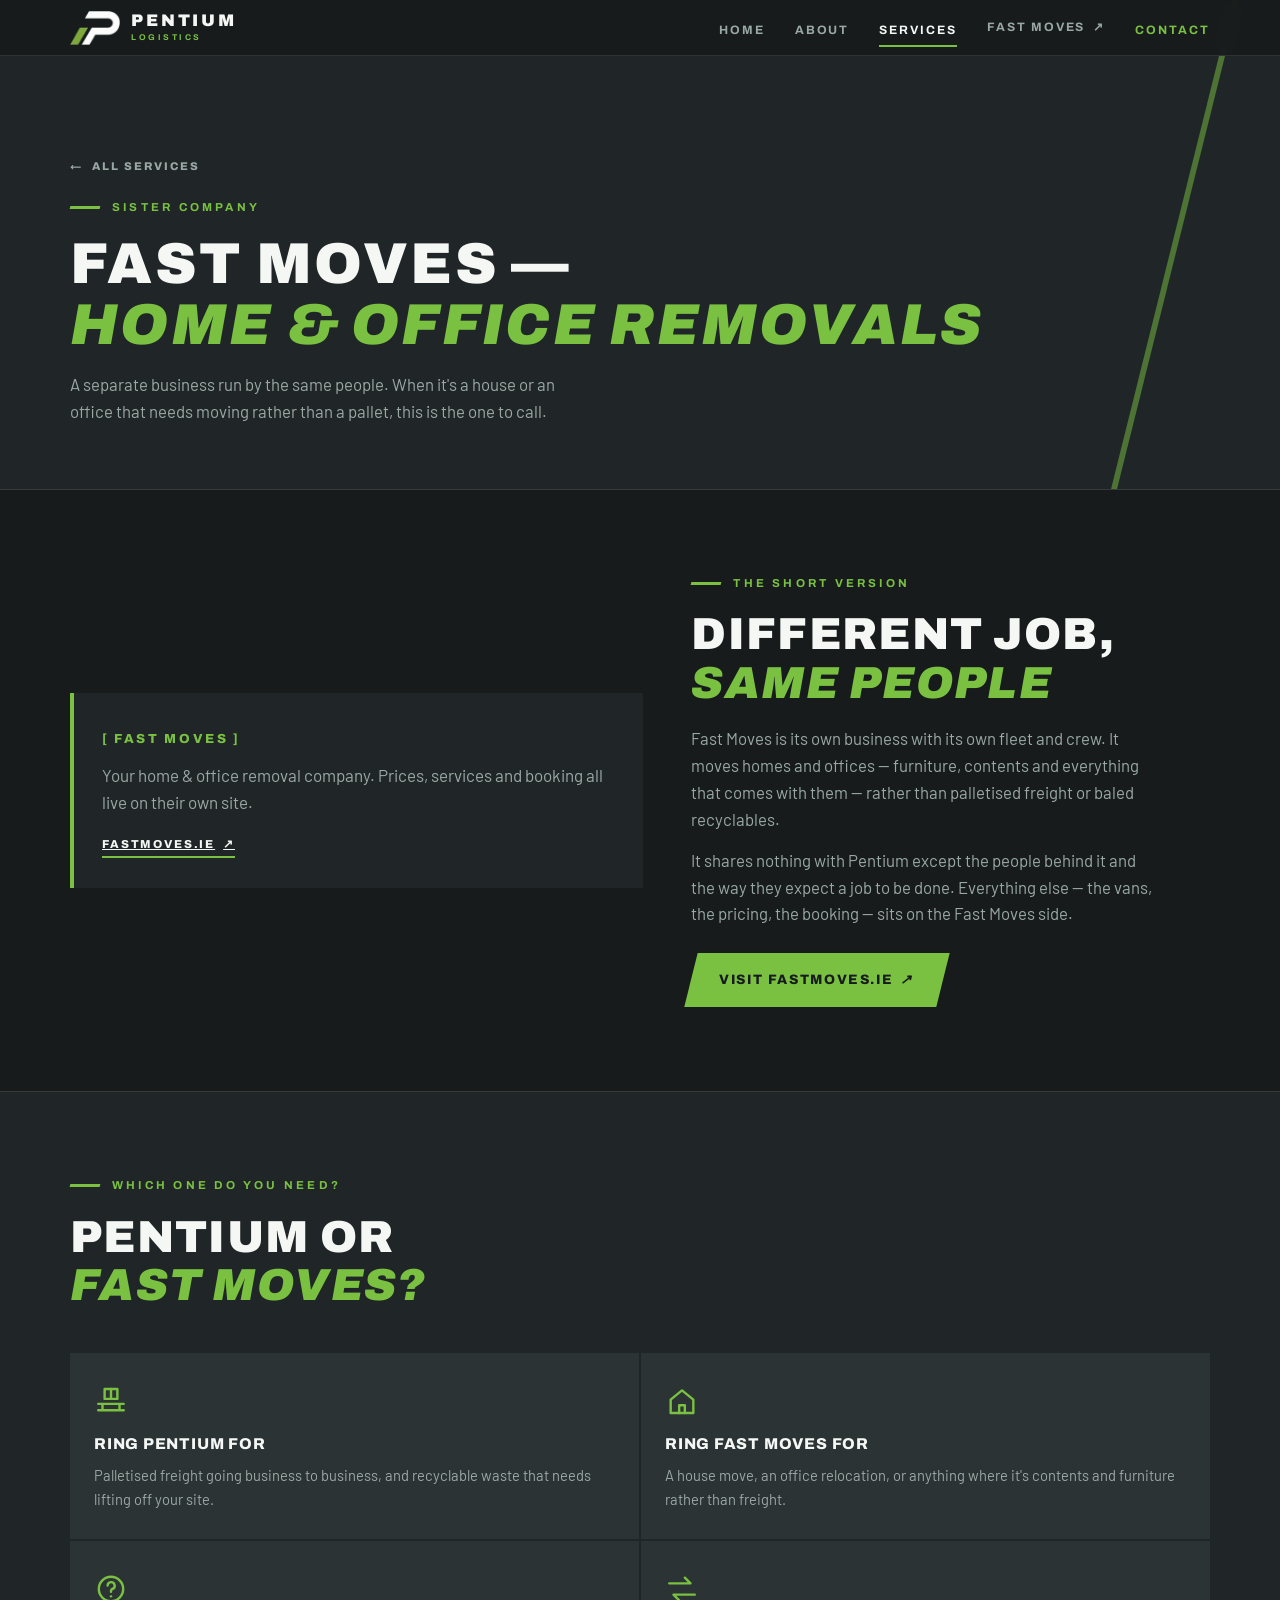
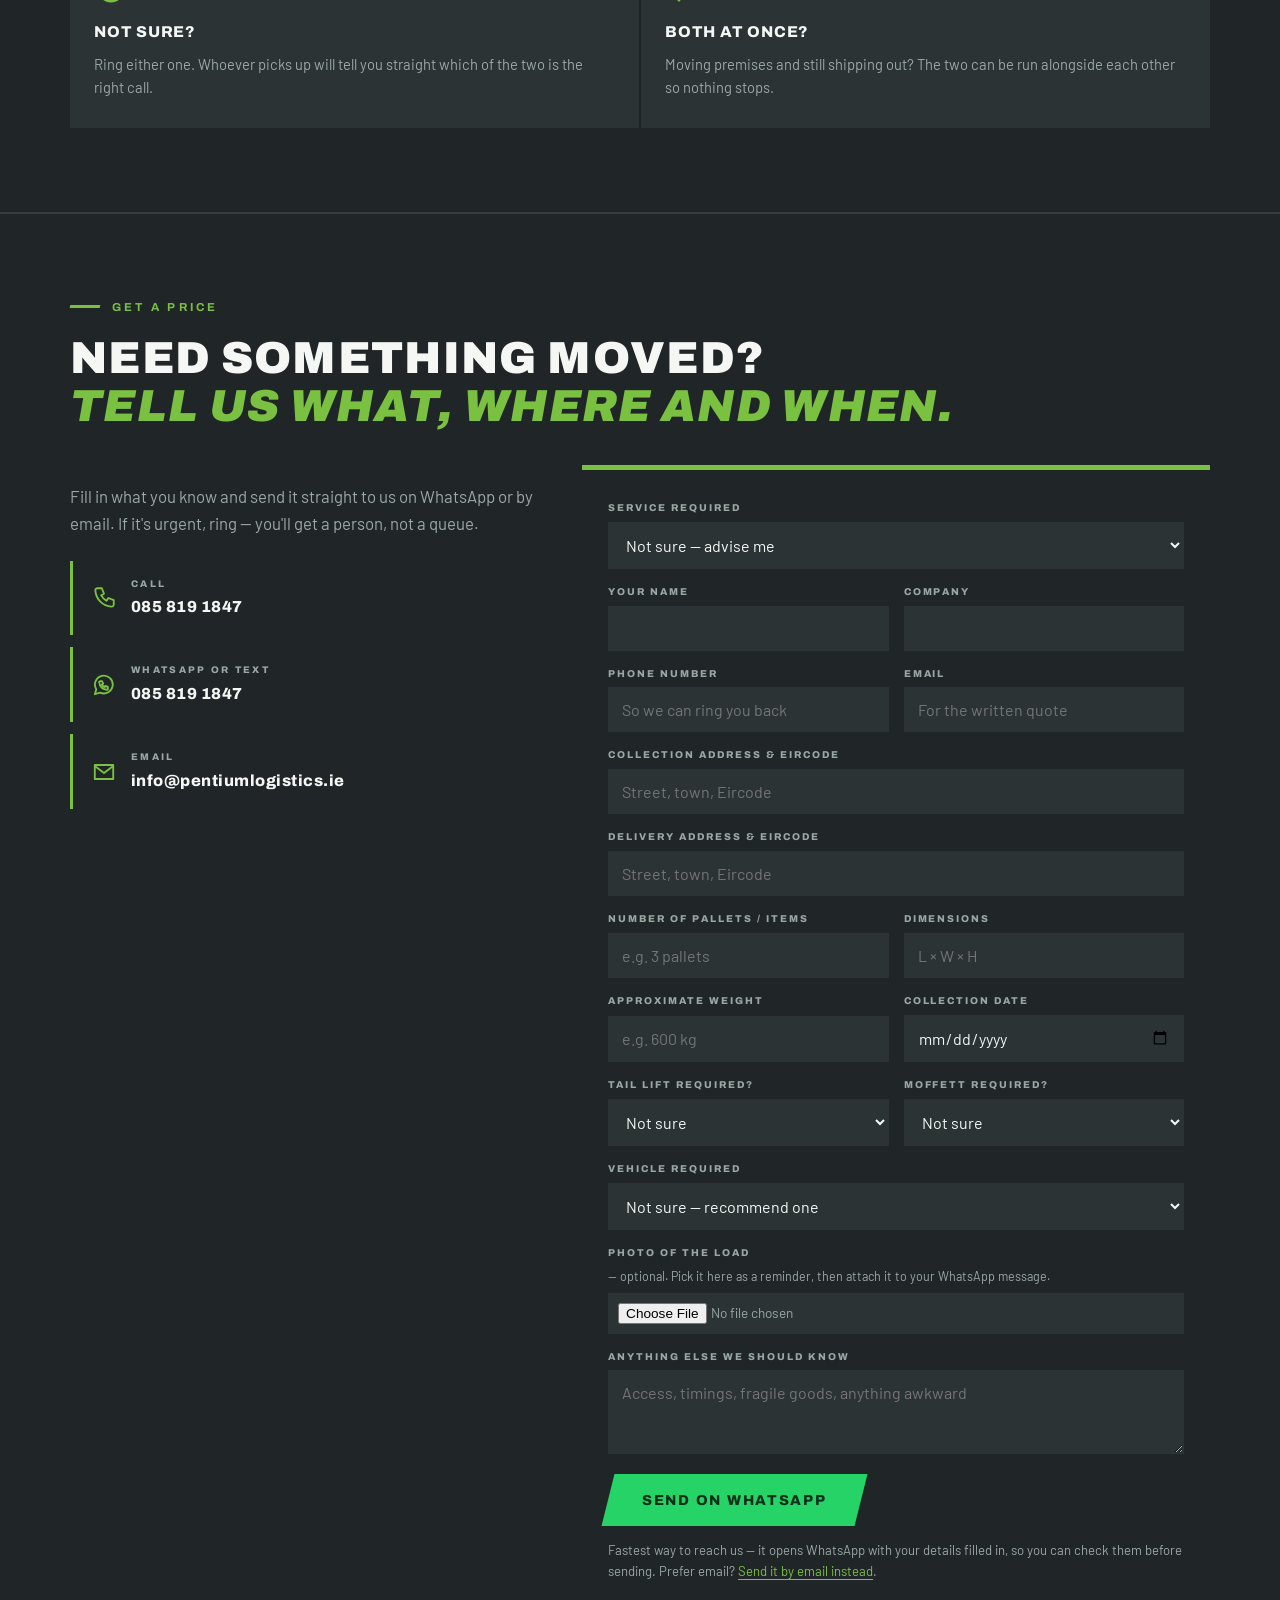
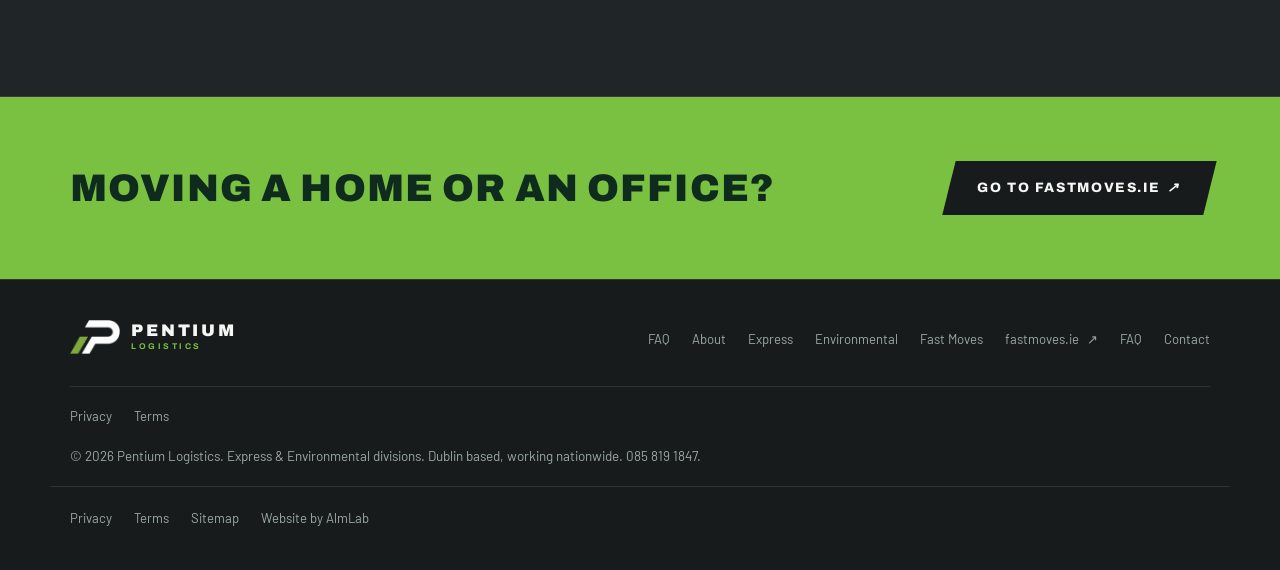
<file: fast-moves.html>
<!DOCTYPE html>
<html lang="en-IE">
<head>
<meta charset="utf-8">
<meta name="viewport" content="width=device-width, initial-scale=1.0, viewport-fit=cover">
<title>Fast Moves — Home &amp; Office Removals | Pentium Logistics</title>
<meta name="description" content="Fast Moves is our sister company: home and office removals, run by the same people, with its own fleet and its own website.">
<link rel="canonical" href="https://pentium-3.vercel.app/fast-moves.html">
<meta name="theme-color" content="#171b1c">
<meta property="og:type" content="website">
<meta property="og:locale" content="en_IE">
<meta property="og:site_name" content="Pentium Logistics">
<meta property="og:title" content="Fast Moves — Home &amp; Office Removals | Pentium Logistics">
<meta property="og:description" content="Fast Moves is our sister company: home and office removals, run by the same people, with its own fleet and its own website.">
<meta property="og:url" content="https://pentium-3.vercel.app/fast-moves.html">
<meta name="twitter:card" content="summary_large_image">
<link rel="icon" type="image/png" href="assets/favicon.png">
<link rel="preconnect" href="https://fonts.googleapis.com">
<link rel="preconnect" href="https://fonts.gstatic.com" crossorigin>
<link href="https://fonts.googleapis.com/css2?family=Archivo:wdth,wght@100,400..900;125,600..900&family=Barlow:wght@400;500;600&display=swap" rel="stylesheet">
<link rel="stylesheet" href="assets/styles.css">
<script type="application/ld+json">{
  "@context":"https://schema.org","@type":"LocalBusiness","@id":"https://pentium-3.vercel.app/#business",
  "name":"Pentium Logistics",
  "description":"B2B pallet distribution, Moffett collections and recyclable waste logistics. Dublin based, working nationwide.",
  "url":"https://pentium-3.vercel.app/","telephone":"+353858191847","email":"info@pentiumlogistics.ie",
  "address":{"@type":"PostalAddress","addressLocality":"Dublin","addressCountry":"IE"},
  "areaServed":{"@type":"Country","name":"Ireland"},
  "openingHoursSpecification":[{"@type":"OpeningHoursSpecification","dayOfWeek":["Monday","Tuesday","Wednesday","Thursday","Friday"],"opens":"08:00","closes":"18:00"}],
  "knowsAbout":["Pallet distribution","Moffett mounted forklift collections","Recyclable waste logistics","Tail lift delivery"]
}</script>
</head>
<body>
<a class="skip" href="#main">Skip to content</a>
<svg width="0" height="0" style="position:absolute" aria-hidden="true"><defs>
<g id="i-recycle"><g transform="translate(12,12)">
  <path d="M-7 4.2h7.6"/><path d="M0.6 4.2l-2.5-2.6M0.6 4.2l-2.5 2.6"/>
  <g transform="rotate(120)"><path d="M-7 4.2h7.6"/><path d="M0.6 4.2l-2.5-2.6M0.6 4.2l-2.5 2.6"/></g>
  <g transform="rotate(240)"><path d="M-7 4.2h7.6"/><path d="M0.6 4.2l-2.5-2.6M0.6 4.2l-2.5 2.6"/></g>
</g></g>
<g id="i-truck"><path d="M2 6h11v11H2z"/><path d="M13 10h4l4 4v3h-8z"/><circle cx="7" cy="18" r="2"/><circle cx="17" cy="18" r="2"/></g>
<g id="i-forklift"><path d="M9 3v13H3v-7h6"/><path d="M9 13h6"/><path d="M15 6h6v7h-6z"/><circle cx="5" cy="18.5" r="1.8"/><circle cx="13" cy="18.5" r="1.8"/></g>
<g id="i-swap"><path d="M3 8h15l-4-4"/><path d="M21 16H6l4 4"/></g>
<g id="i-shield"><path d="M12 3l7 3v5c0 4.6-3 7.7-7 9-4-1.3-7-4.4-7-9V6z"/><path d="M9 12l2 2 4-4"/></g>
<g id="i-wheel"><circle cx="12" cy="12" r="8.6"/><circle cx="12" cy="12" r="2.6"/><path d="M12 3.4v6M4.9 16.3l5.1-3M19.1 16.3l-5.1-3"/></g>
<g id="i-phone"><path d="M6 3h4l2 5-2.6 1.6a12.5 12.5 0 0 0 5 5L16 12l5 2v4a2 2 0 0 1-2.2 2A16 16 0 0 1 4 5.2 2 2 0 0 1 6 3z"/></g>
<g id="i-clipboard"><path d="M9 3h6v3H9z"/><path d="M9 4.5H5.5v16h13v-16H15"/><path d="M9 13l2 2 4-4"/></g>
<g id="i-store"><path d="M4.5 9.5h15v11h-15z"/><path d="M3 9.5L5 5h14l2 4.5"/><path d="M9.5 20.5v-6h5v6"/></g>
<g id="i-factory"><path d="M3 20.5V11l5.5 3.5V11L14 14.5V7h7v13.5z"/><path d="M17 11.5h2M17 15.5h2"/></g>
<g id="i-warehouse"><path d="M3.5 20.5V9L12 4l8.5 5v11.5z"/><path d="M8 20.5v-7h8v7"/><path d="M8 16.5h8"/></g>
<g id="i-pallet"><path d="M7.5 3.5h9v7h-9z"/><path d="M12 3.5v7"/><path d="M3 14h18M3 18.5h18M6 14v4.5M18 14v4.5"/></g>
<g id="i-home"><path d="M4 11l8-6.5 8 6.5v9.5H4z"/><path d="M10 20.5V15h4v5.5"/></g>
<g id="i-hardhat"><path d="M3.5 17.5h17"/><path d="M5.5 15.5v-2a6.5 6.5 0 0 1 13 0v2z"/><path d="M10 7.6V4.5h4v3.1"/></g>
<g id="i-phone2"><path d="M6 3h4l2 5-2.6 1.6a12.5 12.5 0 0 0 5 5L16 12l5 2v4a2 2 0 0 1-2.2 2A16 16 0 0 1 4 5.2 2 2 0 0 1 6 3z"/></g>
<g id="i-wa"><path d="M3.5 20.5l1.4-4.6A8.2 8.2 0 1 1 8.4 19z"/><path d="M8.6 8.4h1.6l1 2.3-1.1.8a5.6 5.6 0 0 0 2.4 2.4l.8-1.1 2.3 1v1.6c0 .6-.5 1.1-1.2 1a8 8 0 0 1-6.8-6.8c-.1-.7.4-1.2 1-1.2z"/></g>
<g id="i-mail"><path d="M3.5 5.5h17v13h-17z"/><path d="M3.5 6.5l8.5 6.5 8.5-6.5"/></g>
<g id="i-clock"><circle cx="12" cy="12" r="8.6"/><path d="M12 6.8V12l3.4 2.4"/></g>
<g id="i-question"><circle cx="12" cy="12" r="8.6"/><path d="M9.6 9.6a2.5 2.5 0 1 1 3.3 2.4c-.6.2-.9.8-.9 1.4v.5"/><path d="M12 17.2h.01"/></g>
</defs></svg>
<nav aria-label="Main">
  <div class="nav-in">
    <a class="logo" href="index.html" aria-label="Pentium Logistics home">
      <img src="assets/pentium-mark.png" alt="" width="106" height="72">
      <span class="word"><b>PENTIUM</b><i>LOGISTICS</i></span>
    </a>
    <button class="burger" aria-expanded="false" aria-label="Menu"><span></span><span></span><span></span></button>
    <ul class="nav-links">
      <li><a href="index.html">Home</a></li>
      <li><a href="about.html">About</a></li>
      <li><a href="services.html" class="on" aria-current="page">Services</a></li>
      <li><a class="ext" href="https://www.fastmoves.ie/" target="_blank" rel="noopener noreferrer">Fast Moves</a></li>
      <li class="cta"><a href="contact.html">Contact</a></li>
    </ul>
  </div>
</nav>

<main id="main">

<header class="page-head">
  <div class="wrap">
    <a class="backlink" href="services.html">All services</a>
    <div class="eyebrow">Sister company</div>
    <h1>Fast Moves &mdash;<br><em>home &amp; office removals</em></h1>
    <p>A separate business run by the same people. When it's a house or an office that needs moving rather than a pallet, this is the one to call.</p>
  </div>
</header>

<section>
  <div class="wrap sister-grid" style="margin-top:0">
    <div class="rv" style="background:var(--slate);border-left:4px solid var(--green);padding:30px 28px">
      <span class="brk">[ Fast Moves ]</span>
      <p style="color:var(--fog);margin-top:12px">Your home &amp; office removal company. Prices, services and booking all live on their own site.</p>
      <a class="visit ext" style="display:inline-flex;margin-top:18px" href="https://www.fastmoves.ie/" target="_blank" rel="noopener noreferrer">fastmoves.ie</a>
    </div>
    <div class="rv">
      <div class="eyebrow">The short version</div>
      <h2 class="sec">Different job,<br><em>same people</em></h2>
      <p class="lede">Fast Moves is its own business with its own fleet and crew. It moves homes and offices &mdash; furniture, contents and everything that comes with them &mdash; rather than palletised freight or baled recyclables.</p>
      <p class="lede" style="margin-top:14px">It shares nothing with Pentium except the people behind it and the way they expect a job to be done. Everything else &mdash; the vans, the pricing, the booking &mdash; sits on the Fast Moves side.</p>
      <a class="btn btn-green ext" href="https://www.fastmoves.ie/" target="_blank" rel="noopener noreferrer" style="margin-top:26px"><span>Visit fastmoves.ie</span></a>
    </div>
  </div>
</section>

<section class="sec-alt">
  <div class="wrap">
    <div class="rv">
      <div class="eyebrow">Which one do you need?</div>
      <h2 class="sec">Pentium or<br><em>Fast Moves?</em></h2>
    </div>
    <div class="cards c2">
      <div class="card rv"><svg class="ico" viewBox="0 0 24 24" aria-hidden="true"><use href="#i-pallet"/></svg><h3>Ring Pentium for</h3><p>Palletised freight going business to business, and recyclable waste that needs lifting off your site.</p></div>
      <div class="card rv"><svg class="ico" viewBox="0 0 24 24" aria-hidden="true"><use href="#i-home"/></svg><h3>Ring Fast Moves for</h3><p>A house move, an office relocation, or anything where it's contents and furniture rather than freight.</p></div>
      <div class="card rv"><svg class="ico" viewBox="0 0 24 24" aria-hidden="true"><use href="#i-question"/></svg><h3>Not sure?</h3><p>Ring either one. Whoever picks up will tell you straight which of the two is the right call.</p></div>
      <div class="card rv"><svg class="ico" viewBox="0 0 24 24" aria-hidden="true"><use href="#i-swap"/></svg><h3>Both at once?</h3><p>Moving premises and still shipping out? The two can be run alongside each other so nothing stops.</p></div>
    </div>
  </div>
</section>

<div class="quote-slot" id="quote-f">
<section class="sec-alt">
  <div class="wrap">
    <div class="rv">
      <div class="eyebrow">Get a price</div>
      <h2 class="sec">Need something moved?<br><em>Tell us what, where and when.</em></h2>
    </div>
    <div class="quote-wrap">
      <div class="rv">
        <p class="lede">Fill in what you know and send it straight to us on WhatsApp or by email. If it's urgent, ring &mdash; you'll get a person, not a queue.</p>
        <div class="reach">
          <a href="tel:+353858191847"><svg viewBox="0 0 24 24" aria-hidden="true"><use href="#i-phone2"/></svg><span><span class="k">Call</span><span class="v">085 819 1847</span></span></a>
          <a href="https://wa.me/353858191847" target="_blank" rel="noopener noreferrer"><svg viewBox="0 0 24 24" aria-hidden="true"><use href="#i-wa"/></svg><span><span class="k">WhatsApp or text</span><span class="v">085 819 1847</span></span></a>
          <a href="mailto:info@pentiumlogistics.ie"><svg viewBox="0 0 24 24" aria-hidden="true"><use href="#i-mail"/></svg><span><span class="k">Email</span><span class="v">info@pentiumlogistics.ie</span></span></a>
        </div>
      </div>

      <form class="qform2 rv" novalidate>
        <div class="qgrid">
          <label class="full">Service required
            <select name="service">
              <option value="">Not sure &mdash; advise me</option>
              <option>Pentium Express &mdash; pallet distribution</option>
              <option>Pentium Environmental &mdash; Moffett collection / recyclable waste</option>
            </select>
          </label>
          <label>Your name<input type="text" name="name" autocomplete="name"></label>
          <label>Company<input type="text" name="company" autocomplete="organization"></label>
          <label>Phone number<input type="tel" name="phone" autocomplete="tel" placeholder="So we can ring you back"></label>
          <label>Email<input type="email" name="email" autocomplete="email" placeholder="For the written quote"></label>
          <label class="full">Collection address &amp; Eircode<input type="text" name="from" placeholder="Street, town, Eircode"></label>
          <label class="full">Delivery address &amp; Eircode<input type="text" name="to" placeholder="Street, town, Eircode"></label>
          <label>Number of pallets / items<input type="text" name="qty" placeholder="e.g. 3 pallets"></label>
          <label>Dimensions<input type="text" name="dims" placeholder="L &times; W &times; H"></label>
          <label>Approximate weight<input type="text" name="weight" placeholder="e.g. 600 kg"></label>
          <label>Collection date<input type="date" name="date"></label>
          <label>Tail lift required?
            <select name="taillift"><option value="">Not sure</option><option>Yes</option><option>No</option></select>
          </label>
          <label>Moffett required?
            <select name="moffett"><option value="">Not sure</option><option>Yes</option><option>No</option></select>
          </label>
          <label class="full">Vehicle required
            <select name="vehicle">
              <option value="">Not sure &mdash; recommend one</option>
              <option>Standard van</option>
              <option>Tail-lift van</option>
              <option>Drop-side van</option>
              <option>Rigid with Moffett</option>
              <option>Rigid truck</option>
            </select>
          </label>
          <label class="full">Photo of the load <span class="hint">&mdash; optional. Pick it here as a reminder, then attach it to your WhatsApp message.</span>
            <input type="file" name="photo" accept="image/*">
          </label>
          <label class="full">Anything else we should know<textarea name="notes" placeholder="Access, timings, fragile goods, anything awkward"></textarea></label>
        </div>
        <p class="qerr" role="alert" hidden></p>
        <div class="qsend">
          <button type="button" class="btn btn-wa btn-big" data-send="wa"><span>Send on WhatsApp</span></button>
        </div>
        <p class="qnote">Fastest way to reach us &mdash; it opens WhatsApp with your details filled in, so you can check them before sending. Prefer email? <a href="#" data-send="mail">Send it by email instead</a>.</p>
        <div class="qdone" role="status" hidden>
          <b>Sent to WhatsApp.</b>
          <p>If WhatsApp didn't open, ring us on <a href="tel:+353858191847">085 819 1847</a> or email <a href="mailto:info@pentiumlogistics.ie">info@pentiumlogistics.ie</a>.</p>
        </div>
      </form>
    </div>
  </div>
</section>
</div>

<div class="cta-band">
  <div class="wrap">
    <h2>Moving a home or an office?</h2>
    <a class="btn ext" href="https://www.fastmoves.ie/" target="_blank" rel="noopener noreferrer"><span>Go to fastmoves.ie</span></a>
  </div>
</div>
</main>


<footer>
  <div class="wrap foot">
    <a class="logo" href="index.html" aria-label="Back to home">
      <img src="assets/pentium-mark.png" alt="">
      <span class="word"><b>PENTIUM</b><i>LOGISTICS</i></span>
    </a>
    <ul class="foot-nav">
      <li><a href="faq.html">FAQ</a></li>
      <li><a href="about.html">About</a></li>
      <li><a href="express.html">Express</a></li>
      <li><a href="environmental.html">Environmental</a></li>
      <li><a href="fast-moves.html">Fast Moves</a></li>
      <li><a class="ext" href="https://www.fastmoves.ie/" target="_blank" rel="noopener noreferrer">fastmoves.ie</a></li>
      <li><a href="faq.html">FAQ</a></li>
      <li><a href="contact.html">Contact</a></li>
    </ul>
    <ul class="foot-nav" style="width:100%;margin-top:14px;padding-top:14px;border-top:1px solid var(--edge)">
      <li><a href="privacy.html">Privacy</a></li>
      <li><a href="terms.html">Terms</a></li>
    </ul>
    <small>&copy; 2026 Pentium Logistics. Express &amp; Environmental divisions. Dublin based, working nationwide. 085 819 1847.</small>
  </div>
  <div class="wrap foot legal">
    <ul class="foot-nav">
      <li><a href="privacy.html">Privacy</a></li>
      <li><a href="terms.html">Terms</a></li>
      <li><a href="sitemap.xml">Sitemap</a></li>
      <li><a href="https://almlabmarketing.com" target="_blank" rel="noopener">Website by AlmLab</a></li>
    </ul>
  </div>
</footer>

<div class="callbar">
  <a class="c1" href="tel:+353858191847">Call</a>
  <a class="c2" href="https://wa.me/353858191847" target="_blank" rel="noopener noreferrer">WhatsApp</a>
  <a class="c3" href="contact.html">Get a quote</a>
</div>
<script src="assets/site.js"></script>
</body>
</html>
</file>
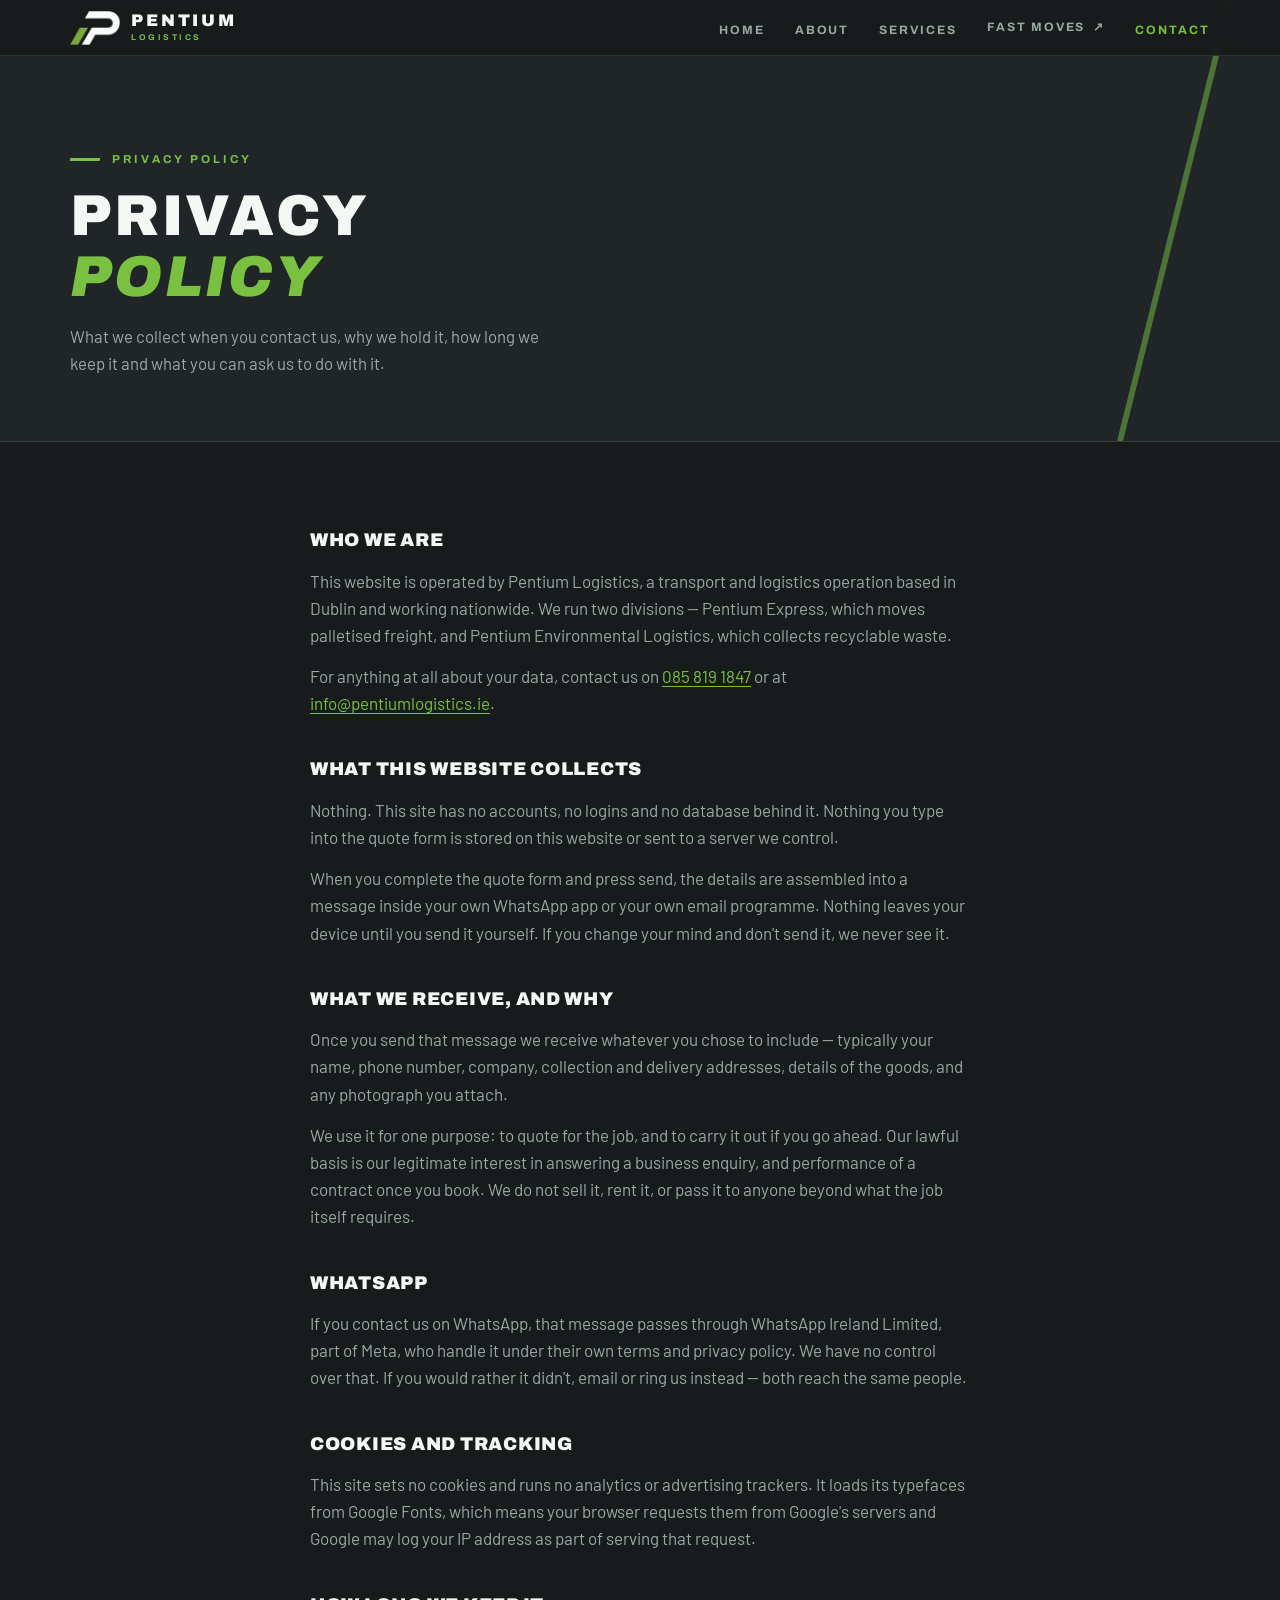
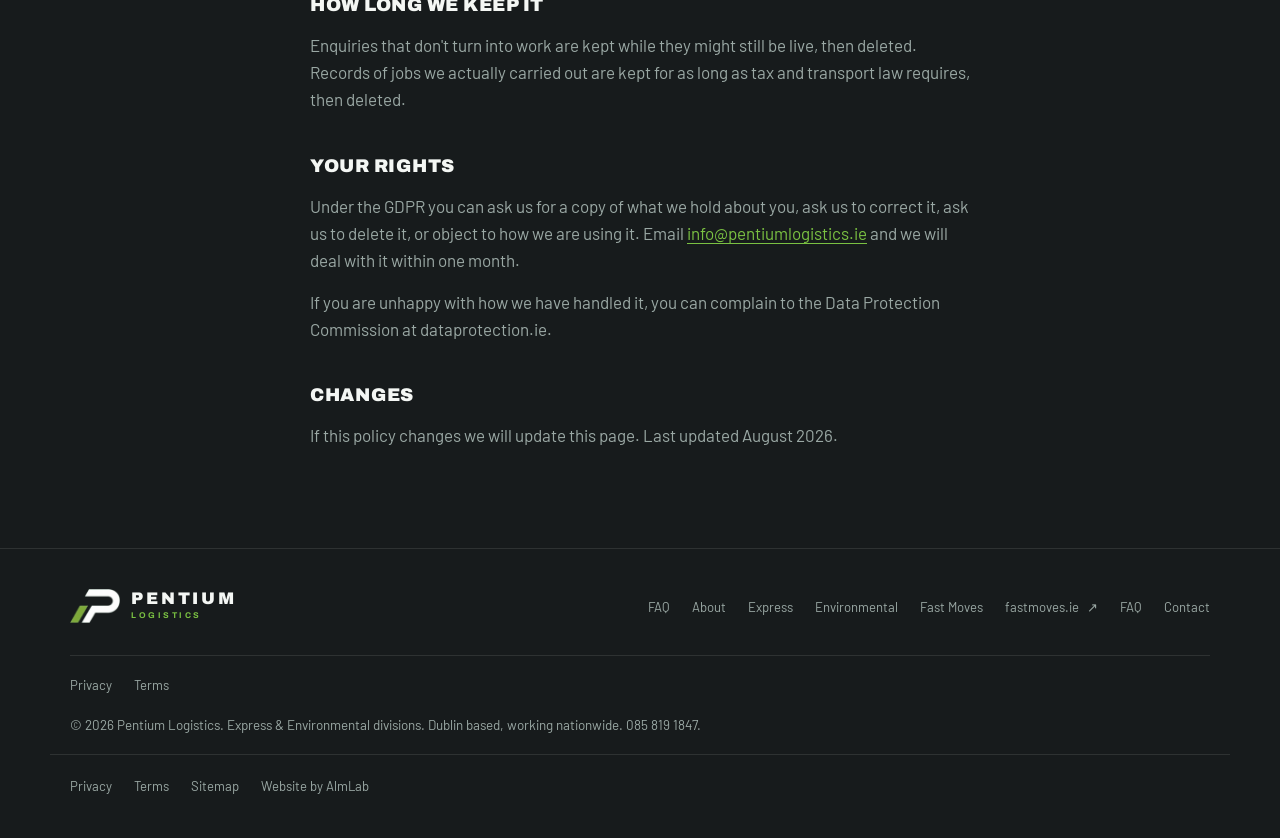
<file: privacy.html>
<!DOCTYPE html>
<html lang="en-IE">
<head>
<meta charset="utf-8">
<meta name="viewport" content="width=device-width, initial-scale=1.0, viewport-fit=cover">
<title>Privacy Policy | Pentium Logistics</title>
<meta name="description" content="How Pentium Logistics collects, uses and stores the information you send us when requesting a transport quote.">
<link rel="canonical" href="https://pentium-3.vercel.app/privacy.html">
<meta name="theme-color" content="#171b1c">
<meta property="og:type" content="website">
<meta property="og:locale" content="en_IE">
<meta property="og:site_name" content="Pentium Logistics">
<meta property="og:title" content="Privacy Policy | Pentium Logistics">
<meta property="og:description" content="How Pentium Logistics collects, uses and stores the information you send us when requesting a transport quote.">
<meta property="og:url" content="https://pentium-3.vercel.app/privacy.html">
<meta name="twitter:card" content="summary_large_image">
<link rel="icon" type="image/png" href="assets/favicon.png">
<link rel="preconnect" href="https://fonts.googleapis.com">
<link rel="preconnect" href="https://fonts.gstatic.com" crossorigin>
<link href="https://fonts.googleapis.com/css2?family=Archivo:wdth,wght@100,400..900;125,600..900&family=Barlow:wght@400;500;600&display=swap" rel="stylesheet">
<link rel="stylesheet" href="assets/styles.css">
<script type="application/ld+json">{
  "@context":"https://schema.org","@type":"LocalBusiness","@id":"https://pentium-3.vercel.app/#business",
  "name":"Pentium Logistics",
  "description":"B2B pallet distribution, Moffett collections and recyclable waste logistics. Dublin based, working nationwide.",
  "url":"https://pentium-3.vercel.app/","telephone":"+353858191847","email":"info@pentiumlogistics.ie",
  "address":{"@type":"PostalAddress","addressLocality":"Dublin","addressCountry":"IE"},
  "areaServed":{"@type":"Country","name":"Ireland"},
  "openingHoursSpecification":[{"@type":"OpeningHoursSpecification","dayOfWeek":["Monday","Tuesday","Wednesday","Thursday","Friday"],"opens":"08:00","closes":"18:00"}],
  "knowsAbout":["Pallet distribution","Moffett mounted forklift collections","Recyclable waste logistics","Tail lift delivery"]
}</script>
</head>
<body>
<a class="skip" href="#main">Skip to content</a>
<svg width="0" height="0" style="position:absolute" aria-hidden="true"><defs>
<g id="i-recycle"><g transform="translate(12,12)">
  <path d="M-7 4.2h7.6"/><path d="M0.6 4.2l-2.5-2.6M0.6 4.2l-2.5 2.6"/>
  <g transform="rotate(120)"><path d="M-7 4.2h7.6"/><path d="M0.6 4.2l-2.5-2.6M0.6 4.2l-2.5 2.6"/></g>
  <g transform="rotate(240)"><path d="M-7 4.2h7.6"/><path d="M0.6 4.2l-2.5-2.6M0.6 4.2l-2.5 2.6"/></g>
</g></g>
<g id="i-truck"><path d="M2 6h11v11H2z"/><path d="M13 10h4l4 4v3h-8z"/><circle cx="7" cy="18" r="2"/><circle cx="17" cy="18" r="2"/></g>
<g id="i-forklift"><path d="M9 3v13H3v-7h6"/><path d="M9 13h6"/><path d="M15 6h6v7h-6z"/><circle cx="5" cy="18.5" r="1.8"/><circle cx="13" cy="18.5" r="1.8"/></g>
<g id="i-swap"><path d="M3 8h15l-4-4"/><path d="M21 16H6l4 4"/></g>
<g id="i-shield"><path d="M12 3l7 3v5c0 4.6-3 7.7-7 9-4-1.3-7-4.4-7-9V6z"/><path d="M9 12l2 2 4-4"/></g>
<g id="i-wheel"><circle cx="12" cy="12" r="8.6"/><circle cx="12" cy="12" r="2.6"/><path d="M12 3.4v6M4.9 16.3l5.1-3M19.1 16.3l-5.1-3"/></g>
<g id="i-phone"><path d="M6 3h4l2 5-2.6 1.6a12.5 12.5 0 0 0 5 5L16 12l5 2v4a2 2 0 0 1-2.2 2A16 16 0 0 1 4 5.2 2 2 0 0 1 6 3z"/></g>
<g id="i-clipboard"><path d="M9 3h6v3H9z"/><path d="M9 4.5H5.5v16h13v-16H15"/><path d="M9 13l2 2 4-4"/></g>
<g id="i-store"><path d="M4.5 9.5h15v11h-15z"/><path d="M3 9.5L5 5h14l2 4.5"/><path d="M9.5 20.5v-6h5v6"/></g>
<g id="i-factory"><path d="M3 20.5V11l5.5 3.5V11L14 14.5V7h7v13.5z"/><path d="M17 11.5h2M17 15.5h2"/></g>
<g id="i-warehouse"><path d="M3.5 20.5V9L12 4l8.5 5v11.5z"/><path d="M8 20.5v-7h8v7"/><path d="M8 16.5h8"/></g>
<g id="i-pallet"><path d="M7.5 3.5h9v7h-9z"/><path d="M12 3.5v7"/><path d="M3 14h18M3 18.5h18M6 14v4.5M18 14v4.5"/></g>
<g id="i-home"><path d="M4 11l8-6.5 8 6.5v9.5H4z"/><path d="M10 20.5V15h4v5.5"/></g>
<g id="i-hardhat"><path d="M3.5 17.5h17"/><path d="M5.5 15.5v-2a6.5 6.5 0 0 1 13 0v2z"/><path d="M10 7.6V4.5h4v3.1"/></g>
<g id="i-phone2"><path d="M6 3h4l2 5-2.6 1.6a12.5 12.5 0 0 0 5 5L16 12l5 2v4a2 2 0 0 1-2.2 2A16 16 0 0 1 4 5.2 2 2 0 0 1 6 3z"/></g>
<g id="i-wa"><path d="M3.5 20.5l1.4-4.6A8.2 8.2 0 1 1 8.4 19z"/><path d="M8.6 8.4h1.6l1 2.3-1.1.8a5.6 5.6 0 0 0 2.4 2.4l.8-1.1 2.3 1v1.6c0 .6-.5 1.1-1.2 1a8 8 0 0 1-6.8-6.8c-.1-.7.4-1.2 1-1.2z"/></g>
<g id="i-mail"><path d="M3.5 5.5h17v13h-17z"/><path d="M3.5 6.5l8.5 6.5 8.5-6.5"/></g>
<g id="i-clock"><circle cx="12" cy="12" r="8.6"/><path d="M12 6.8V12l3.4 2.4"/></g>
<g id="i-question"><circle cx="12" cy="12" r="8.6"/><path d="M9.6 9.6a2.5 2.5 0 1 1 3.3 2.4c-.6.2-.9.8-.9 1.4v.5"/><path d="M12 17.2h.01"/></g>
</defs></svg>
<nav aria-label="Main">
  <div class="nav-in">
    <a class="logo" href="index.html" aria-label="Pentium Logistics home">
      <img src="assets/pentium-mark.png" alt="" width="106" height="72">
      <span class="word"><b>PENTIUM</b><i>LOGISTICS</i></span>
    </a>
    <button class="burger" aria-expanded="false" aria-label="Menu"><span></span><span></span><span></span></button>
    <ul class="nav-links">
      <li><a href="index.html">Home</a></li>
      <li><a href="about.html">About</a></li>
      <li><a href="services.html">Services</a></li>
      <li><a class="ext" href="https://www.fastmoves.ie/" target="_blank" rel="noopener noreferrer">Fast Moves</a></li>
      <li class="cta"><a href="contact.html">Contact</a></li>
    </ul>
  </div>
</nav>

<main id="main">

<header class="page-head">
  <div class="wrap">
    <div class="eyebrow">Privacy Policy</div>
    <h1>Privacy<br><em>policy</em></h1>
    <p>What we collect when you contact us, why we hold it, how long we keep it and what you can ask us to do with it.</p>
  </div>
</header>

<section>
  <div class="wrap prose">
    <!-- When the registered company name and CRO number are to hand, add them to
     the "Who we are" section below. Nothing here depends on them. -->
    <h2>Who we are</h2>
    <p>This website is operated by Pentium Logistics, a transport and logistics operation based in Dublin and working nationwide. We run two divisions &mdash; Pentium Express, which moves palletised freight, and Pentium Environmental Logistics, which collects recyclable waste.</p>
    <p>For anything at all about your data, contact us on <a href="tel:+353858191847">085 819 1847</a> or at <a href="mailto:info@pentiumlogistics.ie">info@pentiumlogistics.ie</a>.</p>

    <h2>What this website collects</h2>
    <p>Nothing. This site has no accounts, no logins and no database behind it. Nothing you type into the quote form is stored on this website or sent to a server we control.</p>
    <p>When you complete the quote form and press send, the details are assembled into a message inside your own WhatsApp app or your own email programme. Nothing leaves your device until you send it yourself. If you change your mind and don't send it, we never see it.</p>

    <h2>What we receive, and why</h2>
    <p>Once you send that message we receive whatever you chose to include &mdash; typically your name, phone number, company, collection and delivery addresses, details of the goods, and any photograph you attach.</p>
    <p>We use it for one purpose: to quote for the job, and to carry it out if you go ahead. Our lawful basis is our legitimate interest in answering a business enquiry, and performance of a contract once you book. We do not sell it, rent it, or pass it to anyone beyond what the job itself requires.</p>

    <h2>WhatsApp</h2>
    <p>If you contact us on WhatsApp, that message passes through WhatsApp Ireland Limited, part of Meta, who handle it under their own terms and privacy policy. We have no control over that. If you would rather it didn't, email or ring us instead &mdash; both reach the same people.</p>

    <h2>Cookies and tracking</h2>
    <p>This site sets no cookies and runs no analytics or advertising trackers. It loads its typefaces from Google Fonts, which means your browser requests them from Google's servers and Google may log your IP address as part of serving that request.</p>

    <h2>How long we keep it</h2>
    <p>Enquiries that don't turn into work are kept while they might still be live, then deleted. Records of jobs we actually carried out are kept for as long as tax and transport law requires, then deleted.</p>

    <h2>Your rights</h2>
    <p>Under the GDPR you can ask us for a copy of what we hold about you, ask us to correct it, ask us to delete it, or object to how we are using it. Email <a href="mailto:info@pentiumlogistics.ie">info@pentiumlogistics.ie</a> and we will deal with it within one month.</p>
    <p>If you are unhappy with how we have handled it, you can complain to the Data Protection Commission at <span class="nowrap">dataprotection.ie</span>.</p>

    <h2>Changes</h2>
    <p>If this policy changes we will update this page. Last updated August 2026.</p>
  </div>
</section>
</main>


<footer>
  <div class="wrap foot">
    <a class="logo" href="index.html" aria-label="Back to home">
      <img src="assets/pentium-mark.png" alt="">
      <span class="word"><b>PENTIUM</b><i>LOGISTICS</i></span>
    </a>
    <ul class="foot-nav">
      <li><a href="faq.html">FAQ</a></li>
      <li><a href="about.html">About</a></li>
      <li><a href="express.html">Express</a></li>
      <li><a href="environmental.html">Environmental</a></li>
      <li><a href="fast-moves.html">Fast Moves</a></li>
      <li><a class="ext" href="https://www.fastmoves.ie/" target="_blank" rel="noopener noreferrer">fastmoves.ie</a></li>
      <li><a href="faq.html">FAQ</a></li>
      <li><a href="contact.html">Contact</a></li>
    </ul>
    <ul class="foot-nav" style="width:100%;margin-top:14px;padding-top:14px;border-top:1px solid var(--edge)">
      <li><a href="privacy.html">Privacy</a></li>
      <li><a href="terms.html">Terms</a></li>
    </ul>
    <small>&copy; 2026 Pentium Logistics. Express &amp; Environmental divisions. Dublin based, working nationwide. 085 819 1847.</small>
  </div>
  <div class="wrap foot legal">
    <ul class="foot-nav">
      <li><a href="privacy.html">Privacy</a></li>
      <li><a href="terms.html">Terms</a></li>
      <li><a href="sitemap.xml">Sitemap</a></li>
      <li><a href="https://almlabmarketing.com" target="_blank" rel="noopener">Website by AlmLab</a></li>
    </ul>
  </div>
</footer>

<div class="callbar">
  <a class="c1" href="tel:+353858191847">Call</a>
  <a class="c2" href="https://wa.me/353858191847" target="_blank" rel="noopener noreferrer">WhatsApp</a>
  <a class="c3" href="contact.html">Get a quote</a>
</div>
<script src="assets/site.js"></script>
</body>
</html>
</file>
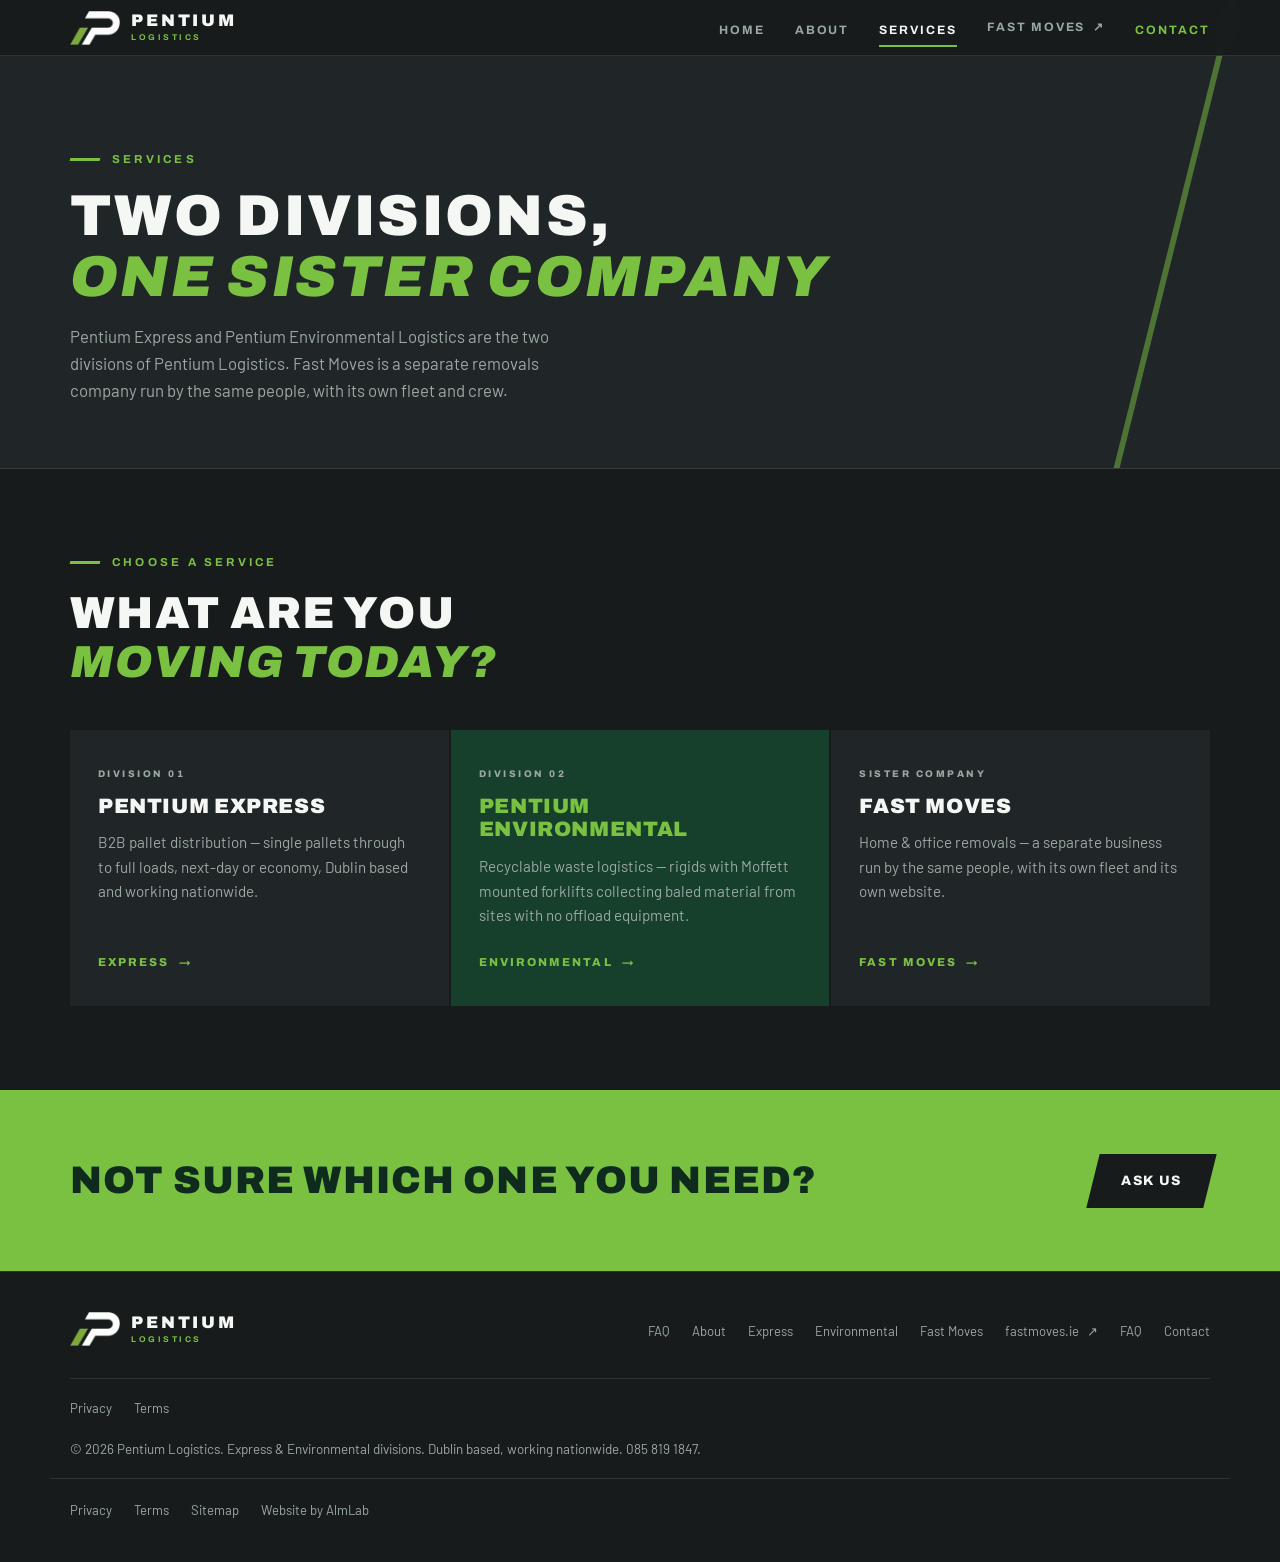
<file: services.html>
<!DOCTYPE html>
<html lang="en-IE">
<head>
<meta charset="utf-8">
<meta name="viewport" content="width=device-width, initial-scale=1.0, viewport-fit=cover">
<title>Freight, Recycling &amp; Removals Services | Pentium Logistics</title>
<meta name="description" content="Pentium Express for B2B pallet distribution, Pentium Environmental for recyclable waste collections, and Fast Moves for home and office removals.">
<link rel="canonical" href="https://pentium-3.vercel.app/services.html">
<meta name="theme-color" content="#171b1c">
<meta property="og:type" content="website">
<meta property="og:locale" content="en_IE">
<meta property="og:site_name" content="Pentium Logistics">
<meta property="og:title" content="Freight, Recycling &amp; Removals Services | Pentium Logistics">
<meta property="og:description" content="Pentium Express for B2B pallet distribution, Pentium Environmental for recyclable waste collections, and Fast Moves for home and office removals.">
<meta property="og:url" content="https://pentium-3.vercel.app/services.html">
<meta name="twitter:card" content="summary_large_image">
<link rel="icon" type="image/png" href="assets/favicon.png">
<link rel="preconnect" href="https://fonts.googleapis.com">
<link rel="preconnect" href="https://fonts.gstatic.com" crossorigin>
<link href="https://fonts.googleapis.com/css2?family=Archivo:wdth,wght@100,400..900;125,600..900&family=Barlow:wght@400;500;600&display=swap" rel="stylesheet">
<link rel="stylesheet" href="assets/styles.css">
<script type="application/ld+json">{
  "@context":"https://schema.org","@type":"LocalBusiness","@id":"https://pentium-3.vercel.app/#business",
  "name":"Pentium Logistics",
  "description":"B2B pallet distribution, Moffett collections and recyclable waste logistics. Dublin based, working nationwide.",
  "url":"https://pentium-3.vercel.app/","telephone":"+353858191847","email":"info@pentiumlogistics.ie",
  "address":{"@type":"PostalAddress","addressLocality":"Dublin","addressCountry":"IE"},
  "areaServed":{"@type":"Country","name":"Ireland"},
  "openingHoursSpecification":[{"@type":"OpeningHoursSpecification","dayOfWeek":["Monday","Tuesday","Wednesday","Thursday","Friday"],"opens":"08:00","closes":"18:00"}],
  "knowsAbout":["Pallet distribution","Moffett mounted forklift collections","Recyclable waste logistics","Tail lift delivery"]
}</script>
</head>
<body>
<a class="skip" href="#main">Skip to content</a>
<svg width="0" height="0" style="position:absolute" aria-hidden="true"><defs>
<g id="i-recycle"><g transform="translate(12,12)">
  <path d="M-7 4.2h7.6"/><path d="M0.6 4.2l-2.5-2.6M0.6 4.2l-2.5 2.6"/>
  <g transform="rotate(120)"><path d="M-7 4.2h7.6"/><path d="M0.6 4.2l-2.5-2.6M0.6 4.2l-2.5 2.6"/></g>
  <g transform="rotate(240)"><path d="M-7 4.2h7.6"/><path d="M0.6 4.2l-2.5-2.6M0.6 4.2l-2.5 2.6"/></g>
</g></g>
<g id="i-truck"><path d="M2 6h11v11H2z"/><path d="M13 10h4l4 4v3h-8z"/><circle cx="7" cy="18" r="2"/><circle cx="17" cy="18" r="2"/></g>
<g id="i-forklift"><path d="M9 3v13H3v-7h6"/><path d="M9 13h6"/><path d="M15 6h6v7h-6z"/><circle cx="5" cy="18.5" r="1.8"/><circle cx="13" cy="18.5" r="1.8"/></g>
<g id="i-swap"><path d="M3 8h15l-4-4"/><path d="M21 16H6l4 4"/></g>
<g id="i-shield"><path d="M12 3l7 3v5c0 4.6-3 7.7-7 9-4-1.3-7-4.4-7-9V6z"/><path d="M9 12l2 2 4-4"/></g>
<g id="i-wheel"><circle cx="12" cy="12" r="8.6"/><circle cx="12" cy="12" r="2.6"/><path d="M12 3.4v6M4.9 16.3l5.1-3M19.1 16.3l-5.1-3"/></g>
<g id="i-phone"><path d="M6 3h4l2 5-2.6 1.6a12.5 12.5 0 0 0 5 5L16 12l5 2v4a2 2 0 0 1-2.2 2A16 16 0 0 1 4 5.2 2 2 0 0 1 6 3z"/></g>
<g id="i-clipboard"><path d="M9 3h6v3H9z"/><path d="M9 4.5H5.5v16h13v-16H15"/><path d="M9 13l2 2 4-4"/></g>
<g id="i-store"><path d="M4.5 9.5h15v11h-15z"/><path d="M3 9.5L5 5h14l2 4.5"/><path d="M9.5 20.5v-6h5v6"/></g>
<g id="i-factory"><path d="M3 20.5V11l5.5 3.5V11L14 14.5V7h7v13.5z"/><path d="M17 11.5h2M17 15.5h2"/></g>
<g id="i-warehouse"><path d="M3.5 20.5V9L12 4l8.5 5v11.5z"/><path d="M8 20.5v-7h8v7"/><path d="M8 16.5h8"/></g>
<g id="i-pallet"><path d="M7.5 3.5h9v7h-9z"/><path d="M12 3.5v7"/><path d="M3 14h18M3 18.5h18M6 14v4.5M18 14v4.5"/></g>
<g id="i-home"><path d="M4 11l8-6.5 8 6.5v9.5H4z"/><path d="M10 20.5V15h4v5.5"/></g>
<g id="i-hardhat"><path d="M3.5 17.5h17"/><path d="M5.5 15.5v-2a6.5 6.5 0 0 1 13 0v2z"/><path d="M10 7.6V4.5h4v3.1"/></g>
<g id="i-phone2"><path d="M6 3h4l2 5-2.6 1.6a12.5 12.5 0 0 0 5 5L16 12l5 2v4a2 2 0 0 1-2.2 2A16 16 0 0 1 4 5.2 2 2 0 0 1 6 3z"/></g>
<g id="i-wa"><path d="M3.5 20.5l1.4-4.6A8.2 8.2 0 1 1 8.4 19z"/><path d="M8.6 8.4h1.6l1 2.3-1.1.8a5.6 5.6 0 0 0 2.4 2.4l.8-1.1 2.3 1v1.6c0 .6-.5 1.1-1.2 1a8 8 0 0 1-6.8-6.8c-.1-.7.4-1.2 1-1.2z"/></g>
<g id="i-mail"><path d="M3.5 5.5h17v13h-17z"/><path d="M3.5 6.5l8.5 6.5 8.5-6.5"/></g>
<g id="i-clock"><circle cx="12" cy="12" r="8.6"/><path d="M12 6.8V12l3.4 2.4"/></g>
<g id="i-question"><circle cx="12" cy="12" r="8.6"/><path d="M9.6 9.6a2.5 2.5 0 1 1 3.3 2.4c-.6.2-.9.8-.9 1.4v.5"/><path d="M12 17.2h.01"/></g>
</defs></svg>
<nav aria-label="Main">
  <div class="nav-in">
    <a class="logo" href="index.html" aria-label="Pentium Logistics home">
      <img src="assets/pentium-mark.png" alt="" width="106" height="72">
      <span class="word"><b>PENTIUM</b><i>LOGISTICS</i></span>
    </a>
    <button class="burger" aria-expanded="false" aria-label="Menu"><span></span><span></span><span></span></button>
    <ul class="nav-links">
      <li><a href="index.html">Home</a></li>
      <li><a href="about.html">About</a></li>
      <li><a href="services.html" class="on" aria-current="page">Services</a></li>
      <li><a class="ext" href="https://www.fastmoves.ie/" target="_blank" rel="noopener noreferrer">Fast Moves</a></li>
      <li class="cta"><a href="contact.html">Contact</a></li>
    </ul>
  </div>
</nav>

<main id="main">

<header class="page-head">
  <div class="wrap">
    <div class="eyebrow">Services</div>
    <h1>Two divisions,<br><em>one sister company</em></h1>
    <p>Pentium Express and Pentium Environmental Logistics are the two divisions of Pentium Logistics. Fast Moves is a separate removals company run by the same people, with its own fleet and crew.</p>
  </div>
</header>

<section>
  <div class="wrap">
    <div class="rv">
      <div class="eyebrow">Choose a service</div>
      <h2 class="sec">What are you<br><em>moving today?</em></h2>
    </div>
    <div class="paths">
      <a class="path rv" href="express.html">
        <span class="n">Division 01</span>
        <h3>Pentium Express</h3>
        <p>B2B pallet distribution &mdash; single pallets through to full loads, next-day or economy, Dublin based and working nationwide.</p>
        <span class="go">Express</span>
      </a>
      <a class="path env rv" href="environmental.html">
        <span class="n">Division 02</span>
        <h3>Pentium Environmental</h3>
        <p>Recyclable waste logistics &mdash; rigids with Moffett mounted forklifts collecting baled material from sites with no offload equipment.</p>
        <span class="go">Environmental</span>
      </a>
      <a class="path rv" href="fast-moves.html">
        <span class="n">Sister company</span>
        <h3>Fast Moves</h3>
        <p>Home &amp; office removals &mdash; a separate business run by the same people, with its own fleet and its own website.</p>
        <span class="go">Fast Moves</span>
      </a>
    </div>
  </div>
</section>

<div class="cta-band">
  <div class="wrap">
    <h2>Not sure which one you need?</h2>
    <a class="btn" href="contact.html"><span>Ask us</span></a>
  </div>
</div>
</main>


<footer>
  <div class="wrap foot">
    <a class="logo" href="index.html" aria-label="Back to home">
      <img src="assets/pentium-mark.png" alt="">
      <span class="word"><b>PENTIUM</b><i>LOGISTICS</i></span>
    </a>
    <ul class="foot-nav">
      <li><a href="faq.html">FAQ</a></li>
      <li><a href="about.html">About</a></li>
      <li><a href="express.html">Express</a></li>
      <li><a href="environmental.html">Environmental</a></li>
      <li><a href="fast-moves.html">Fast Moves</a></li>
      <li><a class="ext" href="https://www.fastmoves.ie/" target="_blank" rel="noopener noreferrer">fastmoves.ie</a></li>
      <li><a href="faq.html">FAQ</a></li>
      <li><a href="contact.html">Contact</a></li>
    </ul>
    <ul class="foot-nav" style="width:100%;margin-top:14px;padding-top:14px;border-top:1px solid var(--edge)">
      <li><a href="privacy.html">Privacy</a></li>
      <li><a href="terms.html">Terms</a></li>
    </ul>
    <small>&copy; 2026 Pentium Logistics. Express &amp; Environmental divisions. Dublin based, working nationwide. 085 819 1847.</small>
  </div>
  <div class="wrap foot legal">
    <ul class="foot-nav">
      <li><a href="privacy.html">Privacy</a></li>
      <li><a href="terms.html">Terms</a></li>
      <li><a href="sitemap.xml">Sitemap</a></li>
      <li><a href="https://almlabmarketing.com" target="_blank" rel="noopener">Website by AlmLab</a></li>
    </ul>
  </div>
</footer>

<div class="callbar">
  <a class="c1" href="tel:+353858191847">Call</a>
  <a class="c2" href="https://wa.me/353858191847" target="_blank" rel="noopener noreferrer">WhatsApp</a>
  <a class="c3" href="contact.html">Get a quote</a>
</div>
<script src="assets/site.js"></script>
</body>
</html>
</file>
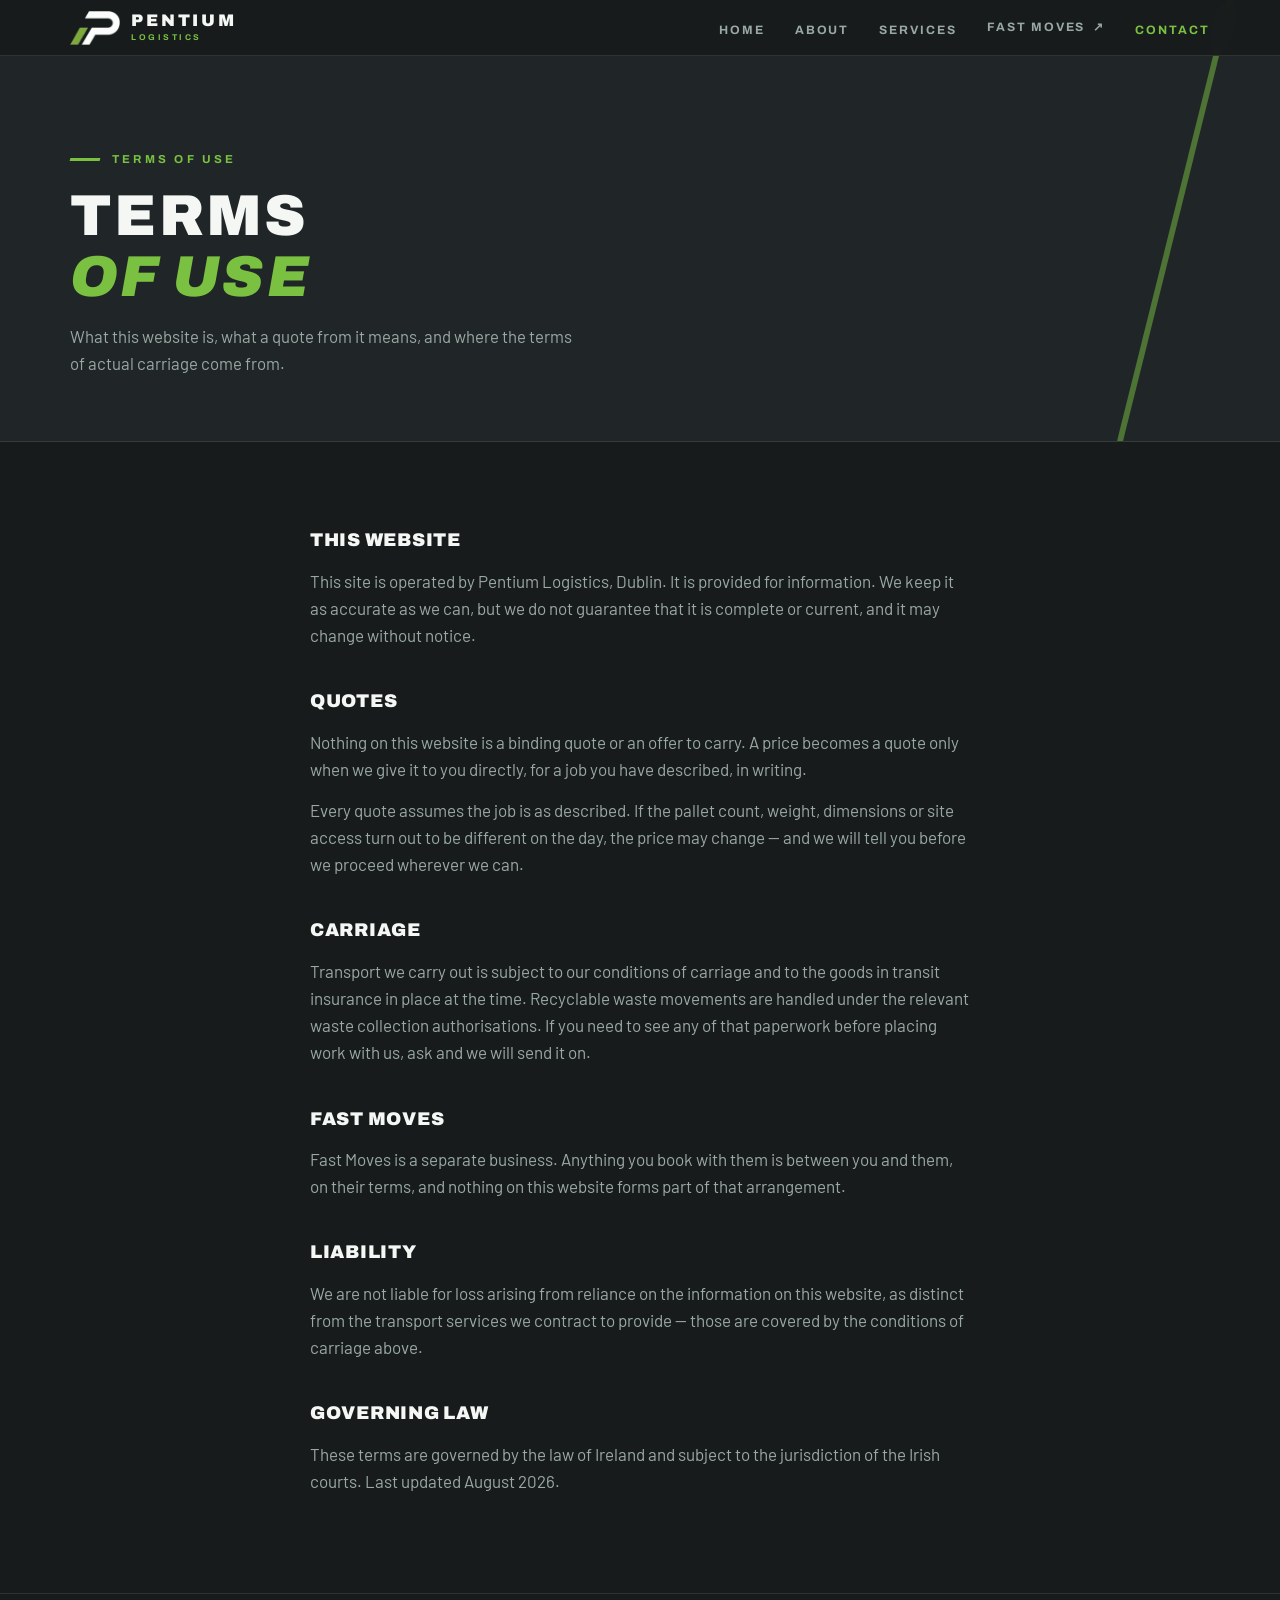
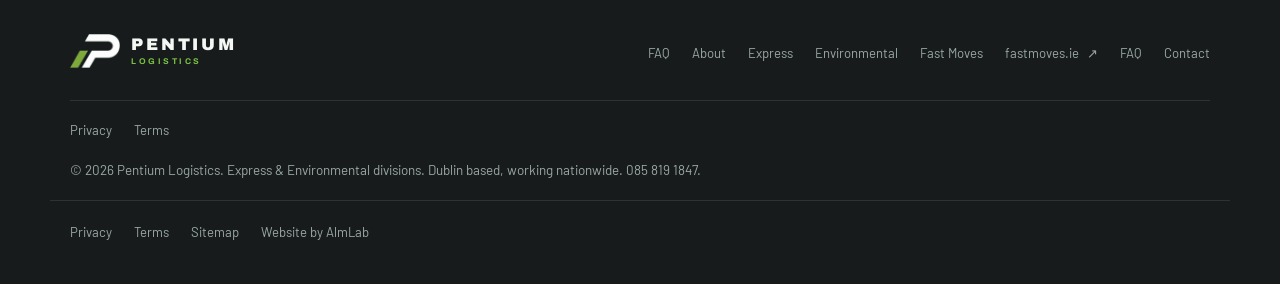
<file: terms.html>
<!DOCTYPE html>
<html lang="en-IE">
<head>
<meta charset="utf-8">
<meta name="viewport" content="width=device-width, initial-scale=1.0, viewport-fit=cover">
<title>Terms of Use | Pentium Logistics</title>
<meta name="description" content="Terms for using the Pentium Logistics website, and how quotes and carriage terms work.">
<link rel="canonical" href="https://pentium-3.vercel.app/terms.html">
<meta name="theme-color" content="#171b1c">
<meta property="og:type" content="website">
<meta property="og:locale" content="en_IE">
<meta property="og:site_name" content="Pentium Logistics">
<meta property="og:title" content="Terms of Use | Pentium Logistics">
<meta property="og:description" content="Terms for using the Pentium Logistics website, and how quotes and carriage terms work.">
<meta property="og:url" content="https://pentium-3.vercel.app/terms.html">
<meta name="twitter:card" content="summary_large_image">
<link rel="icon" type="image/png" href="assets/favicon.png">
<link rel="preconnect" href="https://fonts.googleapis.com">
<link rel="preconnect" href="https://fonts.gstatic.com" crossorigin>
<link href="https://fonts.googleapis.com/css2?family=Archivo:wdth,wght@100,400..900;125,600..900&family=Barlow:wght@400;500;600&display=swap" rel="stylesheet">
<link rel="stylesheet" href="assets/styles.css">
<script type="application/ld+json">{
  "@context":"https://schema.org","@type":"LocalBusiness","@id":"https://pentium-3.vercel.app/#business",
  "name":"Pentium Logistics",
  "description":"B2B pallet distribution, Moffett collections and recyclable waste logistics. Dublin based, working nationwide.",
  "url":"https://pentium-3.vercel.app/","telephone":"+353858191847","email":"info@pentiumlogistics.ie",
  "address":{"@type":"PostalAddress","addressLocality":"Dublin","addressCountry":"IE"},
  "areaServed":{"@type":"Country","name":"Ireland"},
  "openingHoursSpecification":[{"@type":"OpeningHoursSpecification","dayOfWeek":["Monday","Tuesday","Wednesday","Thursday","Friday"],"opens":"08:00","closes":"18:00"}],
  "knowsAbout":["Pallet distribution","Moffett mounted forklift collections","Recyclable waste logistics","Tail lift delivery"]
}</script>
</head>
<body>
<a class="skip" href="#main">Skip to content</a>
<svg width="0" height="0" style="position:absolute" aria-hidden="true"><defs>
<g id="i-recycle"><g transform="translate(12,12)">
  <path d="M-7 4.2h7.6"/><path d="M0.6 4.2l-2.5-2.6M0.6 4.2l-2.5 2.6"/>
  <g transform="rotate(120)"><path d="M-7 4.2h7.6"/><path d="M0.6 4.2l-2.5-2.6M0.6 4.2l-2.5 2.6"/></g>
  <g transform="rotate(240)"><path d="M-7 4.2h7.6"/><path d="M0.6 4.2l-2.5-2.6M0.6 4.2l-2.5 2.6"/></g>
</g></g>
<g id="i-truck"><path d="M2 6h11v11H2z"/><path d="M13 10h4l4 4v3h-8z"/><circle cx="7" cy="18" r="2"/><circle cx="17" cy="18" r="2"/></g>
<g id="i-forklift"><path d="M9 3v13H3v-7h6"/><path d="M9 13h6"/><path d="M15 6h6v7h-6z"/><circle cx="5" cy="18.5" r="1.8"/><circle cx="13" cy="18.5" r="1.8"/></g>
<g id="i-swap"><path d="M3 8h15l-4-4"/><path d="M21 16H6l4 4"/></g>
<g id="i-shield"><path d="M12 3l7 3v5c0 4.6-3 7.7-7 9-4-1.3-7-4.4-7-9V6z"/><path d="M9 12l2 2 4-4"/></g>
<g id="i-wheel"><circle cx="12" cy="12" r="8.6"/><circle cx="12" cy="12" r="2.6"/><path d="M12 3.4v6M4.9 16.3l5.1-3M19.1 16.3l-5.1-3"/></g>
<g id="i-phone"><path d="M6 3h4l2 5-2.6 1.6a12.5 12.5 0 0 0 5 5L16 12l5 2v4a2 2 0 0 1-2.2 2A16 16 0 0 1 4 5.2 2 2 0 0 1 6 3z"/></g>
<g id="i-clipboard"><path d="M9 3h6v3H9z"/><path d="M9 4.5H5.5v16h13v-16H15"/><path d="M9 13l2 2 4-4"/></g>
<g id="i-store"><path d="M4.5 9.5h15v11h-15z"/><path d="M3 9.5L5 5h14l2 4.5"/><path d="M9.5 20.5v-6h5v6"/></g>
<g id="i-factory"><path d="M3 20.5V11l5.5 3.5V11L14 14.5V7h7v13.5z"/><path d="M17 11.5h2M17 15.5h2"/></g>
<g id="i-warehouse"><path d="M3.5 20.5V9L12 4l8.5 5v11.5z"/><path d="M8 20.5v-7h8v7"/><path d="M8 16.5h8"/></g>
<g id="i-pallet"><path d="M7.5 3.5h9v7h-9z"/><path d="M12 3.5v7"/><path d="M3 14h18M3 18.5h18M6 14v4.5M18 14v4.5"/></g>
<g id="i-home"><path d="M4 11l8-6.5 8 6.5v9.5H4z"/><path d="M10 20.5V15h4v5.5"/></g>
<g id="i-hardhat"><path d="M3.5 17.5h17"/><path d="M5.5 15.5v-2a6.5 6.5 0 0 1 13 0v2z"/><path d="M10 7.6V4.5h4v3.1"/></g>
<g id="i-phone2"><path d="M6 3h4l2 5-2.6 1.6a12.5 12.5 0 0 0 5 5L16 12l5 2v4a2 2 0 0 1-2.2 2A16 16 0 0 1 4 5.2 2 2 0 0 1 6 3z"/></g>
<g id="i-wa"><path d="M3.5 20.5l1.4-4.6A8.2 8.2 0 1 1 8.4 19z"/><path d="M8.6 8.4h1.6l1 2.3-1.1.8a5.6 5.6 0 0 0 2.4 2.4l.8-1.1 2.3 1v1.6c0 .6-.5 1.1-1.2 1a8 8 0 0 1-6.8-6.8c-.1-.7.4-1.2 1-1.2z"/></g>
<g id="i-mail"><path d="M3.5 5.5h17v13h-17z"/><path d="M3.5 6.5l8.5 6.5 8.5-6.5"/></g>
<g id="i-clock"><circle cx="12" cy="12" r="8.6"/><path d="M12 6.8V12l3.4 2.4"/></g>
<g id="i-question"><circle cx="12" cy="12" r="8.6"/><path d="M9.6 9.6a2.5 2.5 0 1 1 3.3 2.4c-.6.2-.9.8-.9 1.4v.5"/><path d="M12 17.2h.01"/></g>
</defs></svg>
<nav aria-label="Main">
  <div class="nav-in">
    <a class="logo" href="index.html" aria-label="Pentium Logistics home">
      <img src="assets/pentium-mark.png" alt="" width="106" height="72">
      <span class="word"><b>PENTIUM</b><i>LOGISTICS</i></span>
    </a>
    <button class="burger" aria-expanded="false" aria-label="Menu"><span></span><span></span><span></span></button>
    <ul class="nav-links">
      <li><a href="index.html">Home</a></li>
      <li><a href="about.html">About</a></li>
      <li><a href="services.html">Services</a></li>
      <li><a class="ext" href="https://www.fastmoves.ie/" target="_blank" rel="noopener noreferrer">Fast Moves</a></li>
      <li class="cta"><a href="contact.html">Contact</a></li>
    </ul>
  </div>
</nav>

<main id="main">

<header class="page-head">
  <div class="wrap">
    <div class="eyebrow">Terms of Use</div>
    <h1>Terms<br><em>of use</em></h1>
    <p>What this website is, what a quote from it means, and where the terms of actual carriage come from.</p>
  </div>
</header>

<section>
  <div class="wrap prose">
    <!-- If written conditions of carriage exist, link them from the "Carriage"
     section below. The wording works without them. -->
    <h2>This website</h2>
    <p>This site is operated by Pentium Logistics, Dublin. It is provided for information. We keep it as accurate as we can, but we do not guarantee that it is complete or current, and it may change without notice.</p>

    <h2>Quotes</h2>
    <p>Nothing on this website is a binding quote or an offer to carry. A price becomes a quote only when we give it to you directly, for a job you have described, in writing.</p>
    <p>Every quote assumes the job is as described. If the pallet count, weight, dimensions or site access turn out to be different on the day, the price may change &mdash; and we will tell you before we proceed wherever we can.</p>

    <h2>Carriage</h2>
    <p>Transport we carry out is subject to our conditions of carriage and to the goods in transit insurance in place at the time. Recyclable waste movements are handled under the relevant waste collection authorisations. If you need to see any of that paperwork before placing work with us, ask and we will send it on.</p>

    <h2>Fast Moves</h2>
    <p>Fast Moves is a separate business. Anything you book with them is between you and them, on their terms, and nothing on this website forms part of that arrangement.</p>

    <h2>Liability</h2>
    <p>We are not liable for loss arising from reliance on the information on this website, as distinct from the transport services we contract to provide &mdash; those are covered by the conditions of carriage above.</p>

    <h2>Governing law</h2>
    <p>These terms are governed by the law of Ireland and subject to the jurisdiction of the Irish courts. Last updated August 2026.</p>
  </div>
</section>
</main>


<footer>
  <div class="wrap foot">
    <a class="logo" href="index.html" aria-label="Back to home">
      <img src="assets/pentium-mark.png" alt="">
      <span class="word"><b>PENTIUM</b><i>LOGISTICS</i></span>
    </a>
    <ul class="foot-nav">
      <li><a href="faq.html">FAQ</a></li>
      <li><a href="about.html">About</a></li>
      <li><a href="express.html">Express</a></li>
      <li><a href="environmental.html">Environmental</a></li>
      <li><a href="fast-moves.html">Fast Moves</a></li>
      <li><a class="ext" href="https://www.fastmoves.ie/" target="_blank" rel="noopener noreferrer">fastmoves.ie</a></li>
      <li><a href="faq.html">FAQ</a></li>
      <li><a href="contact.html">Contact</a></li>
    </ul>
    <ul class="foot-nav" style="width:100%;margin-top:14px;padding-top:14px;border-top:1px solid var(--edge)">
      <li><a href="privacy.html">Privacy</a></li>
      <li><a href="terms.html">Terms</a></li>
    </ul>
    <small>&copy; 2026 Pentium Logistics. Express &amp; Environmental divisions. Dublin based, working nationwide. 085 819 1847.</small>
  </div>
  <div class="wrap foot legal">
    <ul class="foot-nav">
      <li><a href="privacy.html">Privacy</a></li>
      <li><a href="terms.html">Terms</a></li>
      <li><a href="sitemap.xml">Sitemap</a></li>
      <li><a href="https://almlabmarketing.com" target="_blank" rel="noopener">Website by AlmLab</a></li>
    </ul>
  </div>
</footer>

<div class="callbar">
  <a class="c1" href="tel:+353858191847">Call</a>
  <a class="c2" href="https://wa.me/353858191847" target="_blank" rel="noopener noreferrer">WhatsApp</a>
  <a class="c3" href="contact.html">Get a quote</a>
</div>
<script src="assets/site.js"></script>
</body>
</html>
</file>
<file: assets/styles.css>
:root{
  /* graphite ground — grey carries the page, green is the accent */
  --graphite:#171b1c; --slate:#202627; --steel:#2b3335; --iron:#394345;
  --fog:#9aa8a4; --edge:rgba(244,247,244,.10);
  /* brand greens, used deliberately */
  --forest:#0e2b1e; --moss:#16402c; --green:#7ac142; --green-line:rgba(122,193,66,.28);
  /* light band */
  --paper:#e9ecea; --card:#f7f9f7; --ink-d:#141a1b; --ink-m:#5b6663; --rule:#d2d8d4;
  --white:#f4f7f4; --slash:-14deg;
}
*{margin:0;padding:0;box-sizing:border-box}
html,body{max-width:100%;overflow-x:hidden}
html{scroll-behavior:smooth}
body{background:var(--graphite);color:var(--white);font-family:'Barlow',sans-serif;font-size:17px;line-height:1.6;-webkit-font-smoothing:antialiased;-webkit-text-size-adjust:100%}
::selection{background:var(--green);color:var(--graphite)}
h1,h2,h3,.disp{font-family:'Archivo',sans-serif;overflow-wrap:break-word;text-wrap:balance}
img{max-width:100%;display:block}
a{color:inherit}
.wrap{width:100%;max-width:1180px;margin:0 auto;padding:0 20px}
.eyebrow{font-family:'Archivo',sans-serif;font-weight:700;font-size:.72rem;letter-spacing:.28em;text-transform:uppercase;color:var(--green);display:flex;align-items:center;gap:12px;margin-bottom:18px}
.eyebrow::before{content:"";width:30px;height:3px;background:var(--green);transform:skewX(var(--slash));flex:none}
.btn{display:inline-block;font-family:'Archivo',sans-serif;font-weight:800;font-size:.85rem;letter-spacing:.12em;text-transform:uppercase;padding:16px 28px;text-decoration:none;transform:skewX(var(--slash));transition:background .2s,color .2s,border-color .2s;border:0;cursor:pointer}
.btn span{display:inline-block;transform:skewX(calc(var(--slash)*-1))}
.btn-green{background:var(--green);color:var(--graphite)}
.btn-green:hover{background:var(--white)}

/* nav */
nav{position:fixed;inset:0 0 auto 0;z-index:50;background:rgba(23,27,28,.92);backdrop-filter:blur(10px);border-bottom:1px solid var(--edge)}
.nav-in{max-width:1180px;margin:0 auto;padding:10px 20px;display:flex;align-items:center;justify-content:space-between;gap:14px}
.logo{display:flex;align-items:center;gap:11px;text-decoration:none;flex:none}
.logo img{height:34px;width:auto}
.logo .word{display:flex;flex-direction:column;line-height:1}
.logo b{font-family:'Archivo',sans-serif;font-weight:900;font-size:1.05rem;letter-spacing:.17em}
.logo i{font-style:normal;font-family:'Archivo',sans-serif;font-size:.52rem;font-weight:700;letter-spacing:.3em;color:var(--green);margin-top:4px}
.nav-links{display:flex;gap:30px;list-style:none;align-items:center}
.nav-links a{font-family:'Archivo',sans-serif;font-size:.76rem;font-weight:700;letter-spacing:.16em;text-transform:uppercase;text-decoration:none;color:var(--fog);transition:color .2s;padding:8px 0}
.nav-links a:hover,.nav-links a:focus-visible{color:var(--green)}
.nav-links a.on{color:var(--white);border-bottom:2px solid var(--green)}
.nav-links .cta a{color:var(--green)}
.burger{display:none;background:none;border:0;cursor:pointer;padding:10px;margin-right:-10px}
.burger span{display:block;width:24px;height:2px;background:var(--white);margin:5px 0;transition:transform .25s,opacity .25s}
.burger[aria-expanded="true"] span:nth-child(1){transform:translateY(7px) rotate(45deg)}
.burger[aria-expanded="true"] span:nth-child(2){opacity:0}
.burger[aria-expanded="true"] span:nth-child(3){transform:translateY(-7px) rotate(-45deg)}
@media(max-width:860px){
  .burger{display:block}
  .nav-links{position:fixed;top:57px;left:0;right:0;background:var(--slate);border-bottom:1px solid var(--edge);flex-direction:column;gap:0;padding:8px 0 14px;display:none}
  .nav-links.open{display:flex}
  .nav-links li{width:100%;text-align:center}
  .nav-links a{display:block;padding:14px 0;font-size:.88rem}
  .nav-links a.on{border-bottom:0;color:var(--green)}
}

/* page header (inner pages) */
.page-head{padding:150px 0 64px;background:var(--slate);border-bottom:1px solid var(--edge);position:relative;overflow:hidden}
.page-head::after{content:"";position:absolute;top:0;bottom:0;right:8%;width:6px;background:var(--green);opacity:.5;transform:skewX(var(--slash))}
.page-head h1{font-weight:900;font-size:clamp(2rem,7vw,3.6rem);letter-spacing:.04em;text-transform:uppercase;line-height:1.05}
.page-head h1 em{font-style:italic;color:var(--green)}
.page-head p{margin-top:16px;color:var(--fog);max-width:56ch;font-size:1.05rem}

section{padding:84px 0}
h2.sec{font-weight:900;font-size:clamp(1.7rem,5vw,2.8rem);letter-spacing:.03em;text-transform:uppercase;line-height:1.08}
h2.sec em{font-style:italic;color:var(--green)}
.lede{margin-top:18px;color:var(--fog);font-size:1.05rem;max-width:52ch}

/* hero */
.hero{min-height:100svh;display:flex;flex-direction:column;position:relative;overflow:hidden;background:var(--graphite)}
.hero-brand{padding:104px 20px 30px;text-align:center;position:relative;z-index:3}
.hero-brand .kicker{font-family:'Archivo',sans-serif;font-size:.66rem;font-weight:700;letter-spacing:.3em;text-transform:uppercase;color:var(--fog);margin-bottom:12px}
.hero-brand h1{font-weight:900;font-stretch:125%;font-size:clamp(2.2rem,9vw,5rem);letter-spacing:.1em;line-height:1}
.hero-brand h1 em{font-style:italic;color:var(--green)}
.hero-brand .strap{margin-top:14px;font-family:'Archivo',sans-serif;font-size:clamp(.6rem,2vw,.92rem);font-weight:700;letter-spacing:.26em;text-transform:uppercase;color:var(--fog);max-width:48ch;margin-inline:auto;line-height:1.7}
.hero-brand .strap b{color:var(--green);font-weight:700;margin:0 .2em}
@media(max-width:600px){.hero-brand .strap{letter-spacing:.18em;line-height:2.1}}
.split{flex:1;display:flex;position:relative;min-height:460px;overflow:hidden}
.half{flex:1;position:relative;display:flex;align-items:flex-end;padding:50px 5vw 64px;text-decoration:none;color:var(--white);transition:flex .45s cubic-bezier(.4,0,.2,1);overflow:hidden}
.half:hover,.half:focus-visible{flex:1.3}
.half .bg{position:absolute;inset:0;transition:transform .6s ease}
.half:hover .bg{transform:scale(1.03)}
/* Express reads steel; Environmental reads green — the colour tells you which division you're in */
.half-x .bg{background:repeating-linear-gradient(76deg,transparent 0 90px,rgba(244,247,244,.03) 90px 92px),linear-gradient(160deg,#394345 0%,var(--steel) 55%,#1b2122 100%)}
.half-e .bg{background:repeating-linear-gradient(76deg,transparent 0 90px,rgba(122,193,66,.05) 90px 92px),linear-gradient(200deg,#1a4a2f 0%,var(--moss) 55%,var(--forest) 100%)}
.split::after{content:"";position:absolute;top:-4%;bottom:-4%;left:50%;width:9px;background:var(--green);transform:translateX(-50%) rotate(14deg);z-index:2;box-shadow:0 0 36px rgba(122,193,66,.35)}
.half-in{position:relative;z-index:1;max-width:430px}
.tagchip{font-family:'Archivo',sans-serif;font-size:.66rem;font-weight:800;letter-spacing:.24em;text-transform:uppercase;margin-bottom:13px;display:inline-block;padding:7px 13px;transform:skewX(var(--slash))}
.tagchip span{display:inline-block;transform:skewX(calc(var(--slash)*-1))}
.half-x .tagchip{background:var(--white);color:var(--graphite)}
.half-e .tagchip{background:var(--green);color:var(--forest)}
.half h2{font-weight:900;font-size:clamp(1.6rem,4.5vw,2.7rem);letter-spacing:.04em;line-height:1.08;text-transform:uppercase}
.half-e h2{color:var(--green)}
.half p{margin-top:12px;color:var(--fog);font-size:1rem;max-width:38ch}
.half-e p{color:#b6c9b8}
.half .go{margin-top:20px;display:inline-flex;align-items:center;gap:10px;font-family:'Archivo',sans-serif;font-size:.75rem;font-weight:800;letter-spacing:.18em;text-transform:uppercase;color:var(--white)}
.half-e .go{color:var(--green)}
.half .go::after{content:"\2192";transition:transform .2s}
.half:hover .go::after{transform:translateX(6px)}
@media(max-width:860px){
  .hero{min-height:auto}
  .split{flex-direction:column;min-height:0}
  .half{padding:40px 20px 46px}
  .half:hover,.half:focus-visible{flex:1}
  .split::after{bottom:auto;left:0;right:0;width:100%;height:7px;transform:none;top:calc(50% - 3px)}
}

/* ticker */
.ticker{overflow:hidden;background:var(--green);border-top:1px solid var(--green);border-bottom:1px solid var(--green)}
.ticker-in{display:flex;width:max-content;animation:roll 38s linear infinite}
.ticker span{font-family:'Archivo',sans-serif;font-weight:800;font-size:.72rem;letter-spacing:.22em;text-transform:uppercase;color:var(--forest);padding:12px 0;white-space:nowrap;display:flex;align-items:center}
.ticker span::after{content:"";width:14px;height:3px;background:var(--forest);opacity:.55;transform:skewX(var(--slash));margin:0 26px}
@keyframes roll{to{transform:translateX(-50%)}}
@media(prefers-reduced-motion:reduce){.ticker-in{animation:none}}

/* stat strip */
.strip{border-top:1px solid var(--edge);border-bottom:1px solid var(--edge);background:var(--slate)}
.strip .wrap{display:grid;grid-template-columns:repeat(3,1fr)}
.strip .cell{padding:30px 24px;border-left:1px solid var(--edge)}
.strip .cell:first-child{border-left:0}
.strip .num{font-family:'Archivo',sans-serif;font-weight:900;font-style:italic;font-size:2rem;color:var(--green);line-height:1}
.strip .lbl{margin-top:6px;font-size:.86rem;color:var(--fog)}
@media(max-width:860px){.strip .wrap{grid-template-columns:1fr}.strip .cell{border-left:0;border-top:1px solid var(--edge)}.strip .cell:first-child{border-top:0}}

/* two-col */
.two{display:grid;grid-template-columns:1fr 1fr;gap:60px;align-items:start}
@media(max-width:900px){.two{grid-template-columns:1fr;gap:40px}}

/* ---------- light band: the three areas ---------- */
.areas{background:var(--paper);color:var(--ink-d);border-top:1px solid var(--rule);border-bottom:1px solid var(--rule)}
.areas .eyebrow{color:#4d7d22}
.areas .eyebrow::before{background:#4d7d22}
.areas h2.sec em{color:#4d7d22}
.areas .lede{color:var(--ink-m)}
.area-grid{margin-top:46px;display:grid;grid-template-columns:repeat(3,1fr);gap:20px;align-items:start}
.area-grid.two-up{grid-template-columns:repeat(2,1fr);max-width:860px}
@media(max-width:900px){.area-grid,.area-grid.two-up{grid-template-columns:1fr}}
.area{background:var(--card);border:1px solid var(--rule);border-top:4px solid var(--rule);display:flex;flex-direction:column;transition:border-color .25s,box-shadow .25s,transform .25s;cursor:pointer}
.area:hover{border-top-color:var(--green);box-shadow:0 14px 30px rgba(20,26,27,.10);transform:translateY(-3px)}
.area.open{border-top-color:var(--green);box-shadow:0 14px 30px rgba(20,26,27,.10)}
.area-art{background:#eef1ee;padding:26px 24px 18px;display:flex;justify-content:center;border-bottom:1px solid var(--rule)}
.area-art svg{width:100%;max-width:190px;height:auto}
.area-body{padding:26px 24px 22px;display:flex;flex-direction:column;gap:10px;flex:1}
.area-tag{font-family:'Archivo',sans-serif;font-size:.6rem;font-weight:800;letter-spacing:.26em;text-transform:uppercase;color:var(--ink-m)}
.area h3{font-weight:900;font-size:1.24rem;letter-spacing:.02em;text-transform:uppercase;color:var(--ink-d);line-height:1.15;min-height:2.3em}
.area-sum{color:var(--ink-m);font-size:.96rem}
.area-btn{margin-top:auto;align-self:flex-start;background:none;border:0;cursor:pointer;font-family:'Archivo',sans-serif;font-size:.72rem;font-weight:800;letter-spacing:.18em;text-transform:uppercase;color:#3f6d1a;display:inline-flex;align-items:center;gap:9px;padding:10px 0 2px}
.area-btn .chev{width:9px;height:9px;border-right:2.5px solid currentColor;border-bottom:2.5px solid currentColor;transform:rotate(45deg) translate(-2px,-2px);transition:transform .3s}
.area.open .area-btn .chev{transform:rotate(-135deg) translate(-3px,-3px)}
.area-btn .lbl-more{display:inline}
.area-btn .lbl-less{display:none}
.area.open .area-btn .lbl-more{display:none}
.area.open .area-btn .lbl-less{display:inline}
.area-panel{display:grid;grid-template-rows:0fr;transition:grid-template-rows .35s ease}
.area.open .area-panel{grid-template-rows:1fr}
.area-panel-in{overflow:hidden}
.area-detail{padding:0 24px 26px;cursor:default}
.area-detail hr{border:0;border-top:1px solid var(--rule);margin:0 0 18px}
.area-detail h4{font-family:'Archivo',sans-serif;font-size:.64rem;font-weight:800;letter-spacing:.24em;text-transform:uppercase;color:var(--ink-m);margin-bottom:10px}
.area-detail ul{list-style:none;display:grid;gap:9px;margin-bottom:16px}
.area-detail li{position:relative;padding-left:19px;font-size:.94rem;color:var(--ink-m)}
.area-detail li::before{content:"";position:absolute;left:0;top:.62em;width:9px;height:3px;background:var(--green);transform:skewX(var(--slash))}
.area-detail li b{color:var(--ink-d);font-weight:600}
.area-detail p{font-size:.94rem;color:var(--ink-m);margin-bottom:16px}
.area-detail .go{font-family:'Archivo',sans-serif;font-size:.72rem;font-weight:800;letter-spacing:.18em;text-transform:uppercase;text-decoration:none;color:#3f6d1a;border-bottom:2px solid var(--green);padding-bottom:3px}
.area-detail .go:hover{color:var(--ink-d)}

/* service list */
.svc-list{list-style:none;display:grid;gap:2px}
.svc-list li{background:var(--slate);padding:20px 22px;display:grid;gap:4px;border-left:4px solid transparent;transition:border-color .2s,background .2s}
.svc-list li:hover{border-left-color:var(--green);background:var(--steel)}
.svc-list b{font-family:'Archivo',sans-serif;font-weight:800;letter-spacing:.05em;font-size:.93rem;text-transform:uppercase}
.svc-list span{color:var(--fog);font-size:.94rem}
.sec-alt{background:var(--slate);border-top:1px solid var(--edge);border-bottom:1px solid var(--edge)}
.sec-alt .svc-list li{background:var(--steel)}
.sec-alt .svc-list li:hover{background:var(--iron)}
/* the Environmental section keeps the brand green ground */
.sec-green{background:var(--forest);border-top:1px solid var(--green-line);border-bottom:1px solid var(--green-line)}
.sec-green .svc-list li{background:var(--moss)}
.sec-green .svc-list li:hover{background:#1a4a32}
.sec-green .lede{color:#b6c9b8}

/* cards */
.cards{display:grid;grid-template-columns:repeat(4,1fr);gap:2px;margin-top:44px}
.cards .card{background:var(--slate);padding:28px 24px;border-top:3px solid transparent;transition:border-color .2s,background .2s}
.cards .card:hover{border-top-color:var(--green);background:var(--steel)}

.cards .ico{width:34px;height:34px;color:var(--green);margin-bottom:13px;display:block}
.cards .ico use{fill:none;stroke:currentColor;stroke-width:1.7;stroke-linecap:round;stroke-linejoin:round}
.cards .glyph{font-family:'Archivo',sans-serif;font-weight:900;font-style:italic;color:var(--green);font-size:1.35rem;margin-bottom:10px}
.cards h3{font-size:.98rem;font-weight:800;letter-spacing:.05em;text-transform:uppercase;margin-bottom:8px}
.cards p{color:var(--fog);font-size:.92rem}
.cards.c2{grid-template-columns:1fr 1fr}
.sec-alt .cards .card{background:var(--steel)}
.sec-alt .cards .card:hover{background:var(--iron)}
@media(max-width:900px){.cards{grid-template-columns:1fr 1fr}}
@media(max-width:560px){.cards,.cards.c2{grid-template-columns:1fr}}

/* division wordmark */
.wordmark{background:var(--forest);border:1px solid var(--green-line);padding:26px 28px;margin-bottom:26px}
.wordmark img{width:100%;max-width:360px}

/* CTA band */
.cta-band{background:var(--green);color:var(--forest);padding:64px 0}
.cta-band .wrap{display:flex;align-items:center;justify-content:space-between;gap:26px;flex-wrap:wrap}
.cta-band h2{font-weight:900;font-size:clamp(1.5rem,4.5vw,2.4rem);text-transform:uppercase;letter-spacing:.03em;line-height:1.1}
.cta-band .btn{background:var(--graphite);color:var(--white)}
.cta-band .btn:hover{background:var(--steel)}

/* contact */
.c-lines{margin-top:30px;display:grid;gap:26px}
.c-lines .line{display:grid;gap:7px}
.c-lines .k{font-family:'Archivo',sans-serif;font-size:.66rem;font-weight:800;letter-spacing:.26em;text-transform:uppercase;color:var(--green)}
.c-lines .v{font-size:1.12rem;font-weight:600;text-decoration:none;overflow-wrap:anywhere}
a.v:hover{color:var(--green)}
.qform{background:var(--slate);padding:32px 26px;display:grid;gap:15px;border-top:5px solid var(--green)}
.qform label{display:grid;gap:6px;font-family:'Archivo',sans-serif;font-size:.66rem;font-weight:800;letter-spacing:.22em;text-transform:uppercase;color:var(--fog)}
.qform input,.qform select,.qform textarea{background:var(--steel);border:1px solid transparent;color:var(--white);padding:13px 14px;font-family:'Barlow',sans-serif;font-size:1rem;border-radius:0;width:100%}
.qform input:focus,.qform select:focus,.qform textarea:focus{outline:none;border-color:var(--green)}
.qform textarea{resize:vertical;min-height:110px}

/* footer */
footer{padding:40px 0;border-top:1px solid var(--edge);background:var(--graphite)}
.foot{display:flex;justify-content:space-between;align-items:center;gap:18px;flex-wrap:wrap}
.foot small{color:var(--fog);font-size:.84rem}
.foot-nav{display:flex;gap:22px;list-style:none;flex-wrap:wrap}
.foot-nav a{font-size:.82rem;color:var(--fog);text-decoration:none}
.foot-nav a:hover{color:var(--green)}

/* reveal */
.rv{opacity:0;transform:translateY(24px);transition:opacity .7s ease,transform .7s ease}
.rv.in{opacity:1;transform:none}
@media(prefers-reduced-motion:reduce){*{transition:none!important;animation:none!important}.rv{opacity:1;transform:none}html{scroll-behavior:auto}}
:focus-visible{outline:2px solid var(--green);outline-offset:3px}
.areas :focus-visible{outline-color:#3f6d1a}

/* services index */
.paths{display:grid;grid-template-columns:repeat(3,1fr);gap:2px;margin-top:44px}
@media(max-width:900px){.paths{grid-template-columns:1fr}}
.path{background:var(--slate);padding:34px 28px;display:flex;flex-direction:column;gap:12px;text-decoration:none;border-top:3px solid transparent;transition:background .25s,border-color .25s,transform .25s}
.path:hover{background:var(--steel);border-top-color:var(--green);transform:translateY(-3px)}
.path.env{background:var(--moss)}
.path.env:hover{background:#1a4a32}
.path .n{font-family:'Archivo',sans-serif;font-size:.6rem;font-weight:800;letter-spacing:.26em;text-transform:uppercase;color:var(--fog)}
.path h3{font-weight:900;font-size:1.3rem;letter-spacing:.03em;text-transform:uppercase;line-height:1.15}
.path.env h3{color:var(--green)}
.path p{color:var(--fog);font-size:.95rem}
.path .go{margin-top:auto;padding-top:14px;font-family:'Archivo',sans-serif;font-size:.72rem;font-weight:800;letter-spacing:.18em;text-transform:uppercase;color:var(--green);display:inline-flex;align-items:center;gap:9px}
.path .go::after{content:"\2192";transition:transform .2s}
.path:hover .go::after{transform:translateX(6px)}
/* division page headers */
.page-head.env{background:var(--forest)}
.page-head.env::after{opacity:.9}
.page-head .wordmark{max-width:340px;margin-bottom:24px}
.backlink{display:inline-flex;align-items:center;gap:9px;font-family:'Archivo',sans-serif;font-size:.7rem;font-weight:800;letter-spacing:.18em;text-transform:uppercase;color:var(--fog);text-decoration:none;margin-bottom:22px}
.backlink::before{content:"\2190"}
.backlink:hover{color:var(--green)}

/* intro: the van comes in off the top-left corner, laps the country and finishes in Dublin */
html.intro-on,html.intro-on body{overflow:hidden}
#intro{position:fixed;inset:0;z-index:200;display:flex;flex-direction:column;align-items:center;justify-content:center;gap:22px;
  background:radial-gradient(ellipse 70% 60% at 50% 45%,#15281d 0%,#0c1413 55%,#080c0d 100%);
  animation:curtain 3.3s cubic-bezier(.72,0,.22,1) forwards;will-change:transform}
#intro .ie-map{height:min(56vh,430px);width:auto;max-width:88vw;overflow:hidden}
.ie-outline{fill:rgba(122,193,66,.13);stroke:#7ac142;stroke-width:2.1;stroke-linejoin:round;stroke-linecap:round;
  stroke-dasharray:1 1;stroke-dashoffset:1;animation:draw .85s cubic-bezier(.32,.72,.3,1) forwards}
/* the run is only ever the trail the van lays down behind it */
.ie-route{fill:none;stroke:none}
.ie-trail{fill:none;stroke:#f4f7f4;stroke-width:1.9;stroke-linecap:round;opacity:.9;
  stroke-dasharray:1 1;stroke-dashoffset:1;animation:draw 1.6s linear .85s forwards}
.ie-city{fill:#f4f7f4;stroke:#12301f;stroke-width:1.1;opacity:0;transform:scale(.2);transform-box:fill-box;transform-origin:center;
  animation:pop .55s cubic-bezier(.2,1.5,.4,1) forwards}
.ie-city.c1{animation-delay:.85s}.ie-city.c2{animation-delay:1.28s}.ie-city.c3{animation-delay:1.48s}
.ie-city.c4{animation-delay:1.65s}.ie-city.c5{animation-delay:1.87s}.ie-city.c6{animation-delay:2.02s}
.ie-city.c7{animation-delay:2.13s}
.ie-hub{fill:#7ac142;stroke:#0e2b1e;stroke-width:1.4}
.ie-ping{fill:none;stroke:#7ac142;stroke-width:1.5;opacity:0;transform-box:fill-box;transform-origin:center;
  animation:ping .7s cubic-bezier(.2,.7,.3,1) 2.44s forwards}
.ie-label{fill:#f4f7f4;font-family:'Archivo',sans-serif;font-size:11px;font-weight:800;letter-spacing:1.3px;
  opacity:0;animation:pop .5s ease-out 1.48s forwards}
.van-art{opacity:0;animation:pop .3s ease-out .35s forwards}
.intro-word{font-family:'Archivo',sans-serif;font-size:clamp(.6rem,2.2vw,.78rem);font-weight:800;letter-spacing:.3em;
  text-transform:uppercase;color:var(--fog);opacity:0;transform:translateY(9px);
  animation:wordin .7s cubic-bezier(.2,.8,.3,1) 1.6s forwards;text-align:center;padding:0 20px}
.intro-word b{color:var(--green);font-weight:800}
@keyframes draw{to{stroke-dashoffset:0}}
@keyframes pop{to{opacity:1;transform:scale(1)}}
@keyframes wordin{to{opacity:1;transform:none}}
@keyframes ping{from{opacity:.75;transform:scale(1)}to{opacity:0;transform:scale(3.6)}}
@keyframes curtain{0%,82%{transform:translateX(0)}100%{transform:translateX(101vw)}}
@media(prefers-reduced-motion:reduce){#intro{display:none}}

/* sister company */
.btn-ghost{border:2px solid rgba(244,247,244,.45);color:var(--white)}
.btn-ghost:hover{border-color:var(--green);color:var(--green)}
.sister{background:var(--slate);border-top:1px solid var(--edge);border-bottom:1px solid var(--edge)}
.sister-grid{display:grid;grid-template-columns:1.05fr .95fr;gap:48px;align-items:center;margin-top:34px}
@media(max-width:900px){.sister-grid{grid-template-columns:1fr;gap:32px}}
.sister-card{display:block;text-decoration:none;background:var(--graphite);border:1px solid var(--edge);transition:border-color .25s,transform .25s,box-shadow .25s}
.sister-card:hover{border-color:var(--green);transform:translateY(-4px);box-shadow:0 18px 40px rgba(0,0,0,.38)}
.sister-card .shot{overflow:hidden;border-bottom:1px solid var(--edge)}
.sister-card .shot img{width:100%;transition:transform .55s ease}
.sister-card:hover .shot img{transform:scale(1.035)}
.sister-body{padding:22px 24px 24px;display:grid;gap:11px}
.sister-body .row{display:flex;align-items:center;justify-content:space-between;gap:14px}
.brk{font-family:'Archivo',sans-serif;font-weight:800;font-size:.82rem;letter-spacing:.2em;text-transform:uppercase;color:var(--green)}
.arrow{color:var(--green);font-size:1.15rem;line-height:1;transition:transform .2s}
.sister-card:hover .arrow{transform:translate(4px,-4px)}
.sister-body p{color:var(--fog);font-size:.95rem}
/* our other business: Fast Moves, right under the hero */
.other-biz{background:var(--slate);border-bottom:1px solid var(--edge);padding:56px 0 60px}
.other-in{display:grid;grid-template-columns:1.05fr .95fr;gap:46px;align-items:center}
.other-in .lede{max-width:none;margin-bottom:26px}
.other-in .sister-card .shot img{width:100%;height:auto}
@media(max-width:900px){.other-biz{padding:38px 0 42px}.other-in{grid-template-columns:1fr;gap:26px}}
.visit{font-family:'Archivo',sans-serif;font-size:.72rem;font-weight:800;letter-spacing:.16em;text-transform:uppercase;color:var(--white);border-bottom:2px solid var(--green);padding-bottom:3px;justify-self:start}
.ext{display:inline-flex;align-items:center;gap:8px}
.ext::after{content:"\2197"}

/* hero CTA row */
.hero-cta{display:flex;gap:12px;justify-content:center;flex-wrap:wrap;margin-top:26px}
.hero-cta .btn{padding:14px 24px;font-size:.8rem}
.btn-wa{background:#25d366;color:#08301a}
.btn-wa:hover{background:#4ae287}
.btn-line{border:2px solid var(--green);color:var(--green)}
.btn-line:hover{background:var(--green);color:var(--forest)}

/* fleet */
.fleet{display:grid;grid-template-columns:repeat(5,1fr);gap:2px;margin-top:44px}
@media(max-width:1000px){.fleet{grid-template-columns:repeat(2,1fr)}}
@media(max-width:560px){.fleet{grid-template-columns:1fr}}
.fleet-card{background:var(--slate);padding:22px 20px 24px;display:flex;flex-direction:column;gap:10px;border-top:3px solid transparent;transition:background .2s,border-color .2s}
.fleet-card:hover{background:var(--steel);border-top-color:var(--green)}
.fleet-card svg{width:100%;height:auto;max-width:170px}
.fleet-card h3{font-size:.9rem;font-weight:800;letter-spacing:.05em;text-transform:uppercase}
.fleet-card p{color:var(--fog);font-size:.88rem}

/* industries */
.inds{display:grid;grid-template-columns:repeat(3,1fr);gap:2px;margin-top:44px}
@media(max-width:760px){.inds{grid-template-columns:1fr 1fr}}
@media(max-width:480px){.inds{grid-template-columns:1fr}}
.ind{background:var(--slate);padding:24px 22px;display:flex;align-items:center;gap:16px;border-left:3px solid transparent;transition:background .2s,border-color .2s}
.ind:hover{background:var(--steel);border-left-color:var(--green)}
.ind svg{width:30px;height:30px;color:var(--green);flex:none}
.ind svg use{fill:none;stroke:currentColor;stroke-width:1.7;stroke-linecap:round;stroke-linejoin:round}
.ind b{font-family:'Archivo',sans-serif;font-weight:800;font-size:.92rem;letter-spacing:.04em;text-transform:uppercase}

/* quote block */
.quote-wrap{display:grid;grid-template-columns:.85fr 1.15fr;gap:48px;align-items:start;margin-top:34px}
@media(max-width:900px){.quote-wrap{grid-template-columns:1fr;gap:30px}}
.reach{display:grid;gap:12px;margin-top:24px}
.reach a{display:flex;align-items:center;gap:14px;background:var(--slate);padding:16px 18px;text-decoration:none;border-left:3px solid var(--green);transition:background .2s,transform .2s}
.reach a:hover{background:var(--steel);transform:translateX(3px)}
.reach .k{font-family:'Archivo',sans-serif;font-size:.6rem;font-weight:800;letter-spacing:.24em;text-transform:uppercase;color:var(--fog);display:block}
.reach .v{font-family:'Archivo',sans-serif;font-weight:800;font-size:1rem;letter-spacing:.03em}
.reach svg{width:26px;height:26px;color:var(--green);flex:none}
.reach svg use{fill:none;stroke:currentColor;stroke-width:1.7;stroke-linecap:round;stroke-linejoin:round}
.qform2{background:var(--slate);border-top:5px solid var(--green);padding:30px 26px}
.qgrid{display:grid;grid-template-columns:1fr 1fr;gap:15px}
@media(max-width:620px){.qgrid{grid-template-columns:1fr}}
.qgrid .full{grid-column:1/-1}
.qform2 label{display:grid;gap:6px;font-family:'Archivo',sans-serif;font-size:.62rem;font-weight:800;letter-spacing:.2em;text-transform:uppercase;color:var(--fog)}
.qform2 input,.qform2 select,.qform2 textarea{background:var(--steel);border:1px solid transparent;color:var(--white);padding:12px 13px;font-family:'Barlow',sans-serif;font-size:1rem;border-radius:0;width:100%}
.qform2 input:focus,.qform2 select:focus,.qform2 textarea:focus{outline:none;border-color:var(--green)}
.qform2 textarea{resize:vertical;min-height:84px}
.qform2 input[type=file]{padding:9px;font-size:.85rem;color:var(--fog)}
.hint{font-family:'Barlow',sans-serif;font-size:.78rem;letter-spacing:0;text-transform:none;color:var(--fog);font-weight:400}
.qsend{display:flex;gap:12px;flex-wrap:wrap;margin-top:20px}
.qnote{margin-top:14px;font-size:.82rem;color:var(--fog)}


/* sticky mobile action bar */
.callbar{display:none}
@media(max-width:860px){
  .callbar{display:grid;grid-template-columns:1fr 1fr 1fr;position:fixed;left:0;right:0;bottom:0;z-index:90;border-top:1px solid var(--edge)}
  .callbar a{padding:14px 4px;text-align:center;font-family:'Archivo',sans-serif;font-size:.68rem;font-weight:800;letter-spacing:.12em;text-transform:uppercase;text-decoration:none}
  .callbar .c1{background:var(--graphite);color:var(--white)}
  .callbar .c2{background:#25d366;color:#08301a}
  .callbar .c3{background:var(--green);color:var(--forest)}
  footer{padding-bottom:76px}
}

.btn-big{padding:18px 34px;font-size:.9rem}
.btn-quiet{border:1px solid rgba(244,247,244,.34);color:var(--fog);padding:13px 22px;font-size:.76rem}
.btn-quiet:hover{border-color:var(--green);color:var(--green)}
.qerr{margin-top:16px;background:rgba(224,96,58,.12);border-left:3px solid #e0603a;color:#f0b9a8;padding:11px 14px;font-size:.9rem}
.qnote a{color:var(--green);text-decoration:underline;text-underline-offset:3px}
.qnote a:hover{color:var(--white)}
.qdone{margin-top:18px;background:var(--forest);border-left:3px solid var(--green);padding:16px 18px}
.qdone b{font-family:'Archivo',sans-serif;letter-spacing:.04em;text-transform:uppercase;font-size:.86rem;color:var(--green)}
.qdone p{margin-top:6px;color:var(--fog);font-size:.9rem}
.qdone a{color:var(--white);text-decoration:underline;text-underline-offset:3px}
.field-bad input,.field-bad select{border-color:#e0603a!important}
.skip{position:absolute;left:-9999px;top:0;z-index:300;background:var(--green);color:var(--forest);padding:12px 18px;font-family:'Archivo',sans-serif;font-weight:800;letter-spacing:.14em;text-transform:uppercase;font-size:.78rem;text-decoration:none}
.skip:focus{left:8px;top:8px}
/* long-form legal / prose pages */
.prose{max-width:70ch}
.prose h2{font-family:'Archivo',sans-serif;font-weight:900;font-size:1.15rem;letter-spacing:.04em;text-transform:uppercase;margin:38px 0 12px;color:var(--white)}
.prose h2:first-of-type{margin-top:0}
.prose p{color:var(--fog);margin-bottom:14px}
.prose a{color:var(--green);text-decoration:underline;text-underline-offset:3px}
.prose .nowrap{white-space:nowrap}
.note-box{background:var(--slate);border-left:3px solid var(--green);padding:16px 18px;margin-bottom:34px;font-size:.92rem}
.note-box b{color:var(--white)}

/* FAQ */
.faq-list{display:grid;gap:2px;max-width:820px}
.faq-list .area{cursor:default}
.faq-list .area:hover{transform:none;box-shadow:none;border-top-color:var(--rule)}
.faq-list .area-body{gap:8px}
.faq-list h3{font-weight:900;font-size:1.05rem;letter-spacing:.01em;text-transform:none;color:var(--ink-d);min-height:0}
.faq-list .area-sum{font-size:.97rem}

/* testimonial block, when there are real ones to show */
blockquote.card p{font-size:1.02rem;color:var(--white);font-style:italic}
blockquote.card cite{display:block;margin-top:12px;font-family:'Archivo',sans-serif;font-style:normal;font-size:.7rem;font-weight:800;letter-spacing:.18em;text-transform:uppercase;color:var(--green)}

/* footer legal row */
.foot.legal{margin-top:18px;padding-top:16px;border-top:1px solid var(--edge);justify-content:flex-start}

/* fleet photography */
.fleet{grid-template-columns:repeat(3,1fr);align-items:start}
@media(max-width:1000px){.fleet{grid-template-columns:repeat(2,1fr)}}
@media(max-width:600px){.fleet{grid-template-columns:1fr}}
.fleet-card{padding:0;overflow:hidden;gap:0}
.fleet-card img{width:100%;height:auto;display:block;transition:transform .55s ease}
.fleet-card:hover img{transform:scale(1.04)}
.fleet-card figcaption{padding:20px 22px 24px;display:flex;flex-direction:column;gap:8px}
.fleet-banner{margin-top:40px;border-top:4px solid var(--green);overflow:hidden}
.fleet-banner img{width:100%;display:block;height:auto}
.photo-band{overflow:hidden;border-bottom:4px solid var(--green)}
.photo-band img{width:100%;display:block;height:auto}


/* long-form legal / prose pages */
.prose{max-width:70ch}
.prose h2{font-family:'Archivo',sans-serif;font-weight:900;font-size:1.15rem;letter-spacing:.04em;text-transform:uppercase;margin:38px 0 12px;color:var(--white)}
.prose h2:first-of-type{margin-top:0}
.prose p{color:var(--fog);margin-bottom:14px}
.prose a{color:var(--green);text-decoration:underline;text-underline-offset:3px}
.prose .nowrap{white-space:nowrap}
.note-box{background:var(--slate);border-left:3px solid var(--green);padding:16px 18px;margin-bottom:34px;font-size:.92rem}
.note-box b{color:var(--white)}

/* FAQ */
.faq-list{display:grid;gap:2px;max-width:820px}
.faq-list .area{cursor:default}
.faq-list .area:hover{transform:none;box-shadow:none;border-top-color:var(--rule)}
.faq-list .area-body{gap:8px}
.faq-list h3{font-weight:900;font-size:1.05rem;letter-spacing:.01em;text-transform:none;color:var(--ink-d);min-height:0}
.faq-list .area-sum{font-size:.97rem}

/* testimonial block, when there are real ones to show */
blockquote.card p{font-size:1.02rem;color:var(--white);font-style:italic}
blockquote.card cite{display:block;margin-top:12px;font-family:'Archivo',sans-serif;font-style:normal;font-size:.7rem;font-weight:800;letter-spacing:.18em;text-transform:uppercase;color:var(--green)}

/* footer legal row */
.foot.legal{margin-top:18px;padding-top:16px;border-top:1px solid var(--edge);justify-content:flex-start}
</file>
